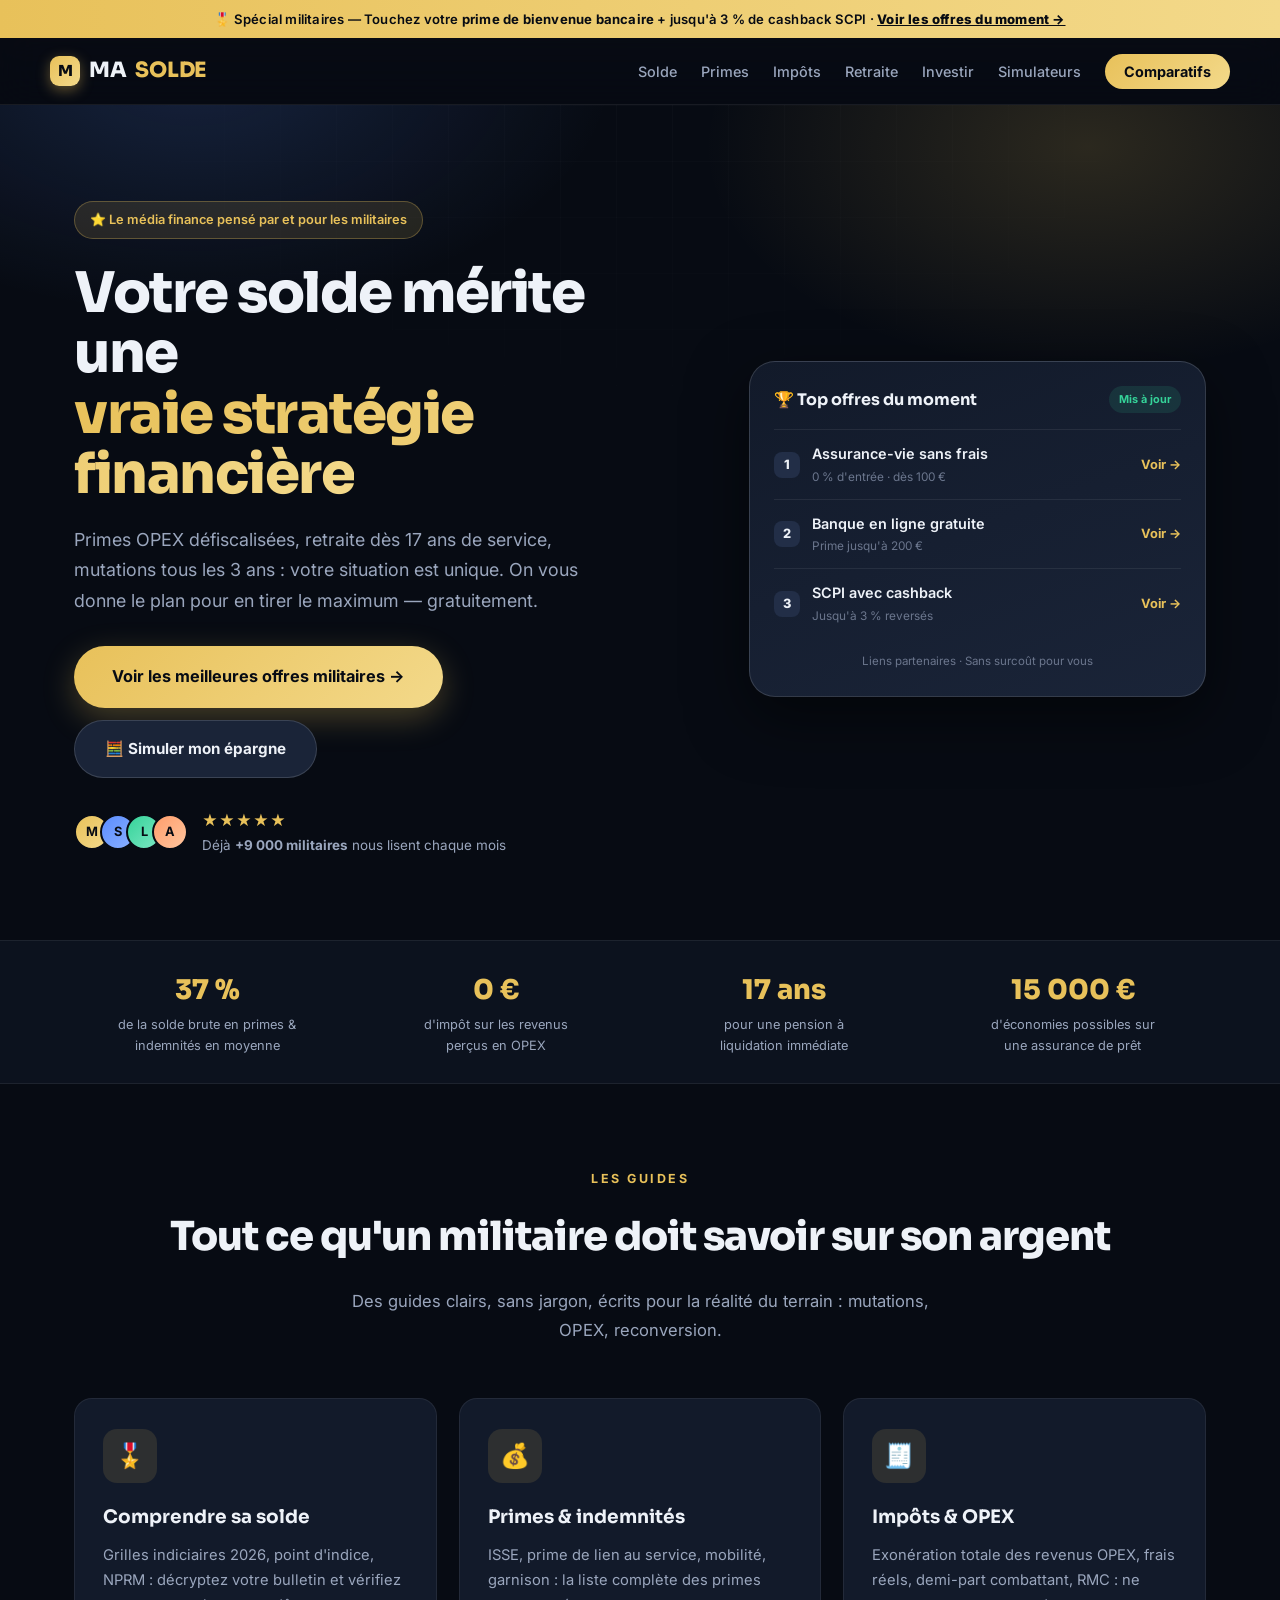
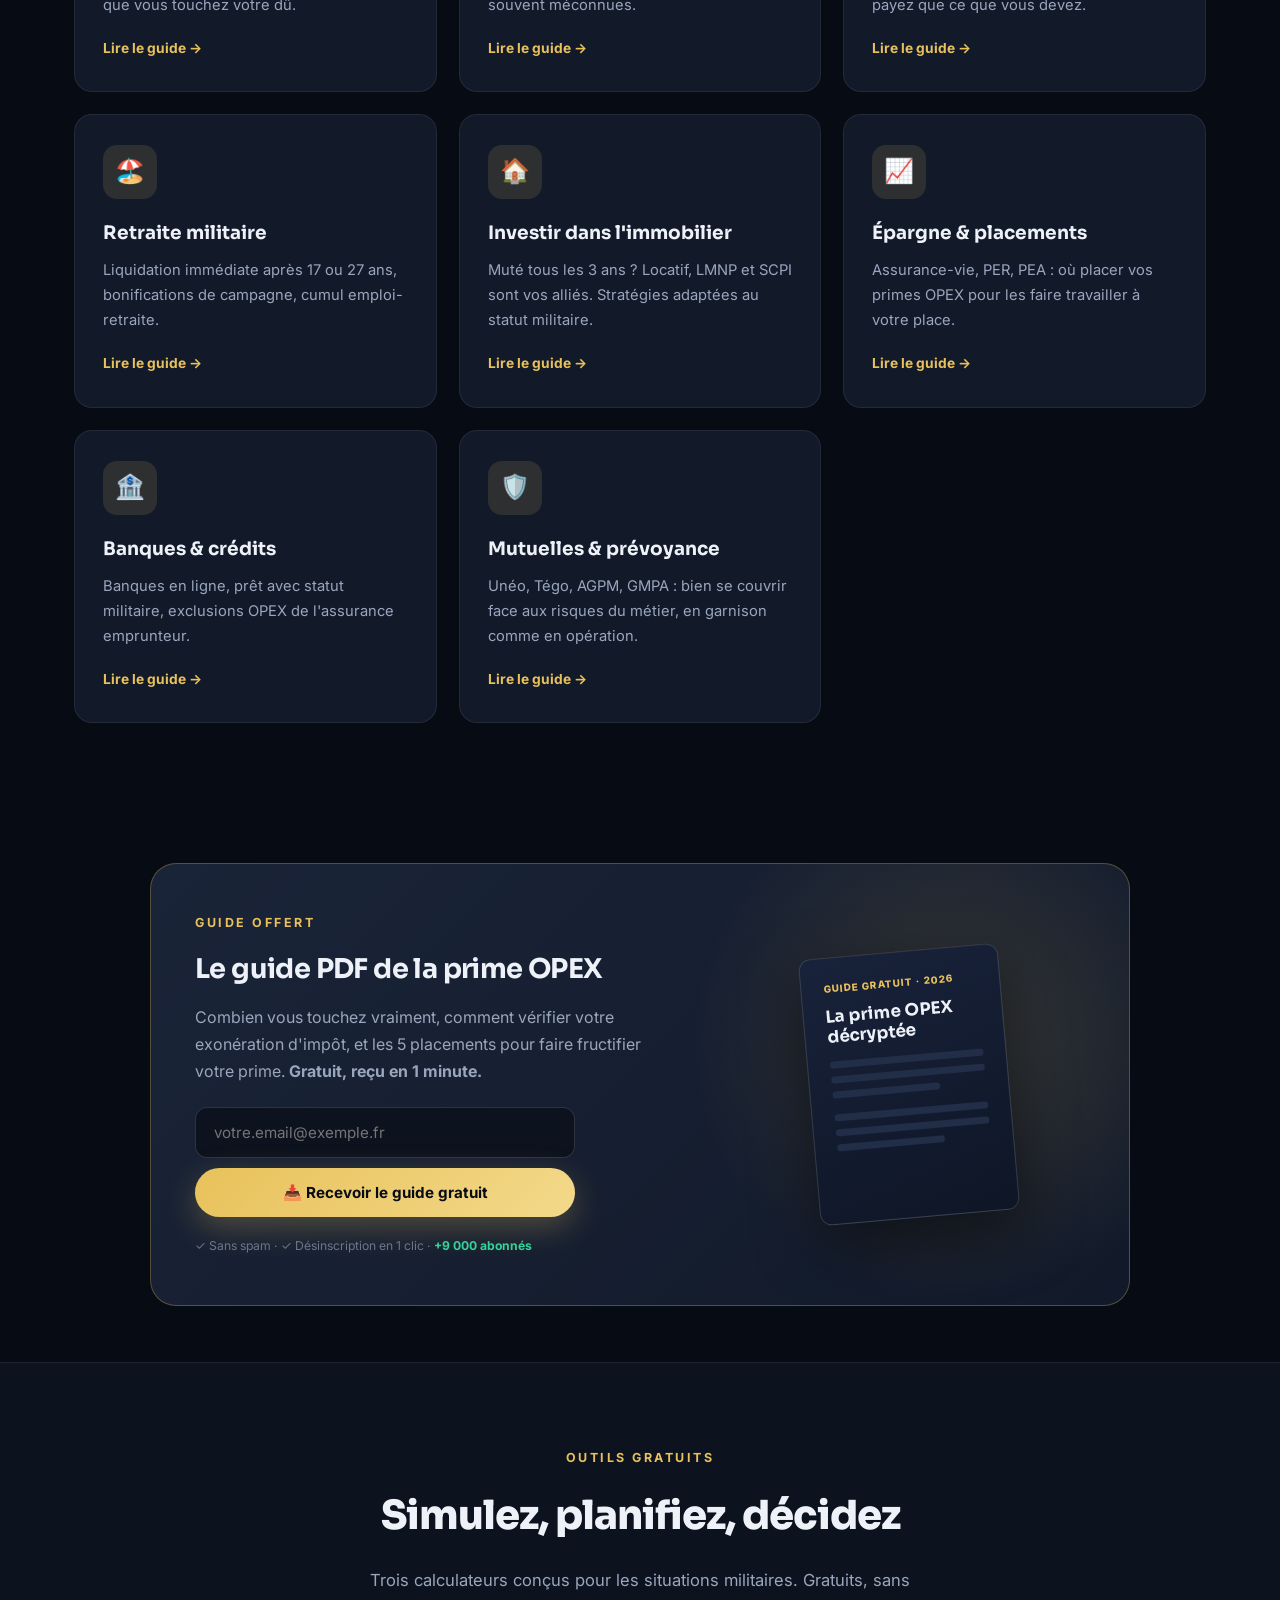
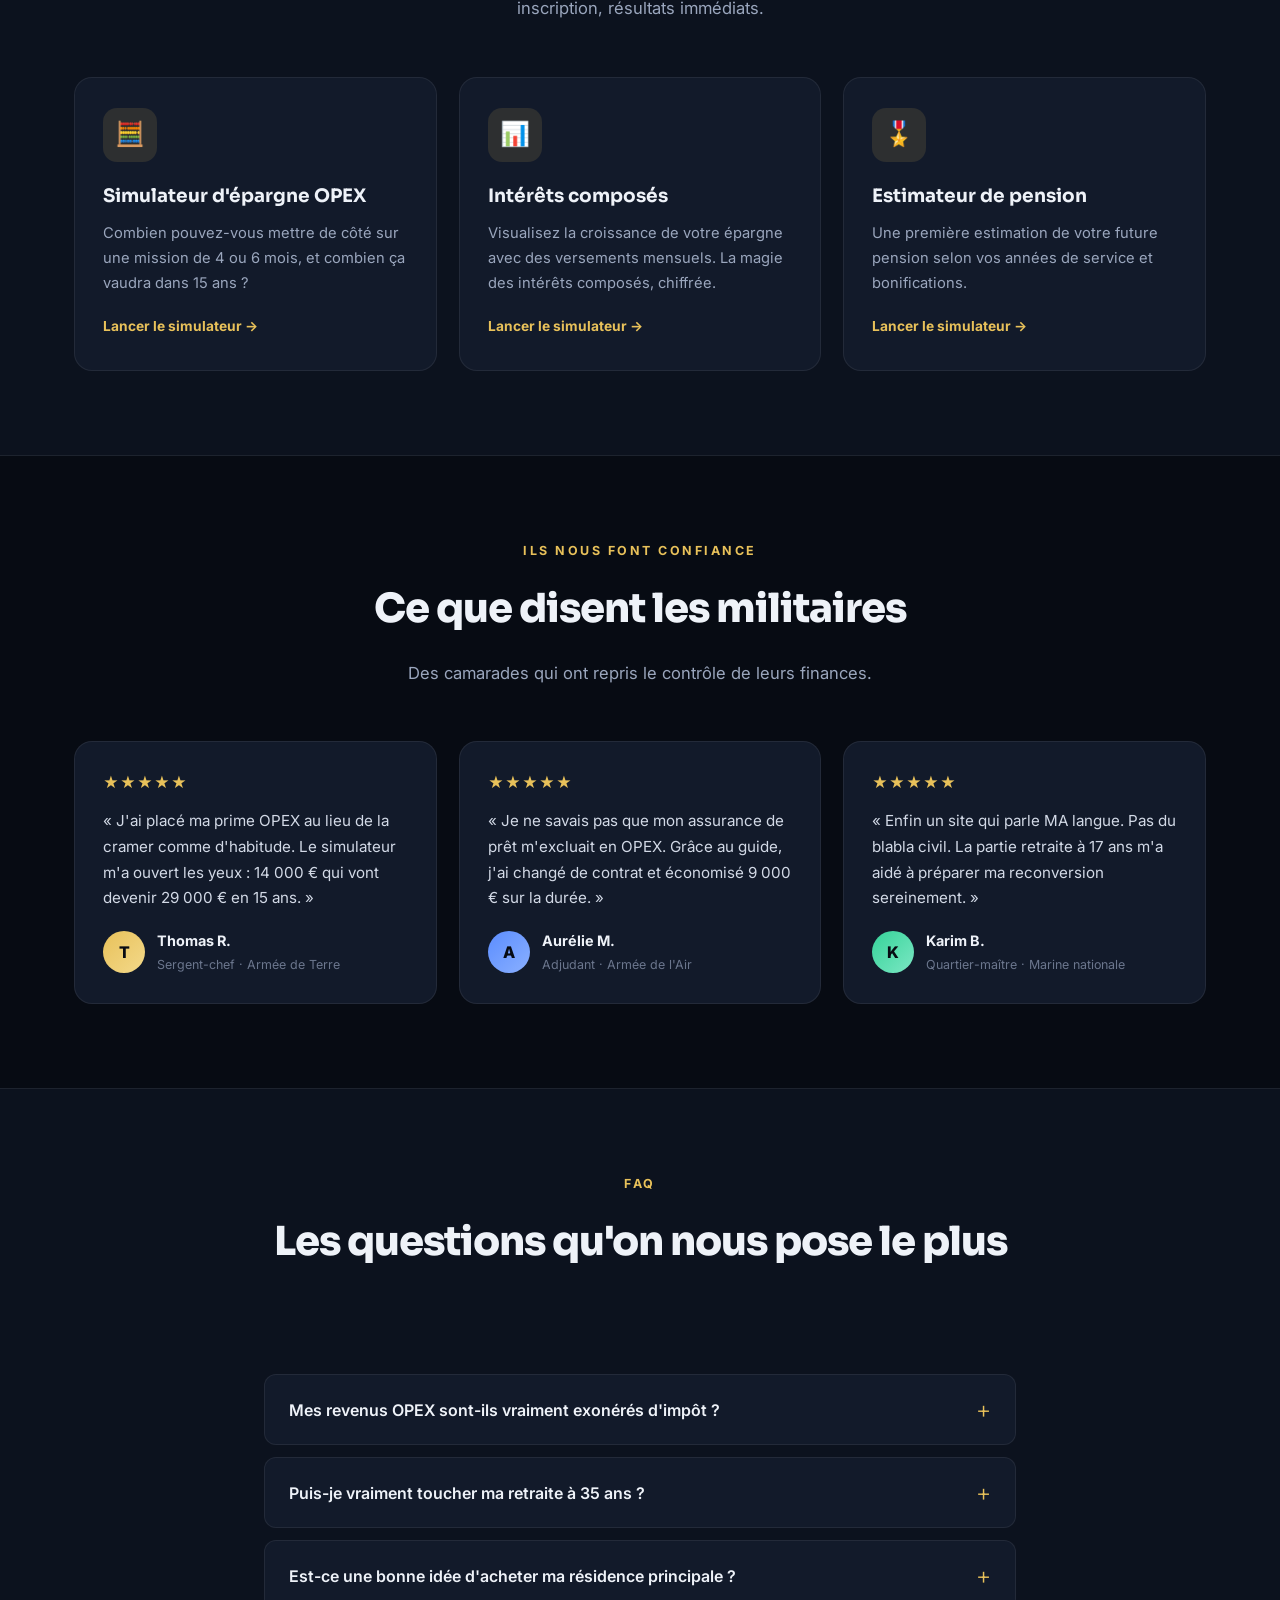
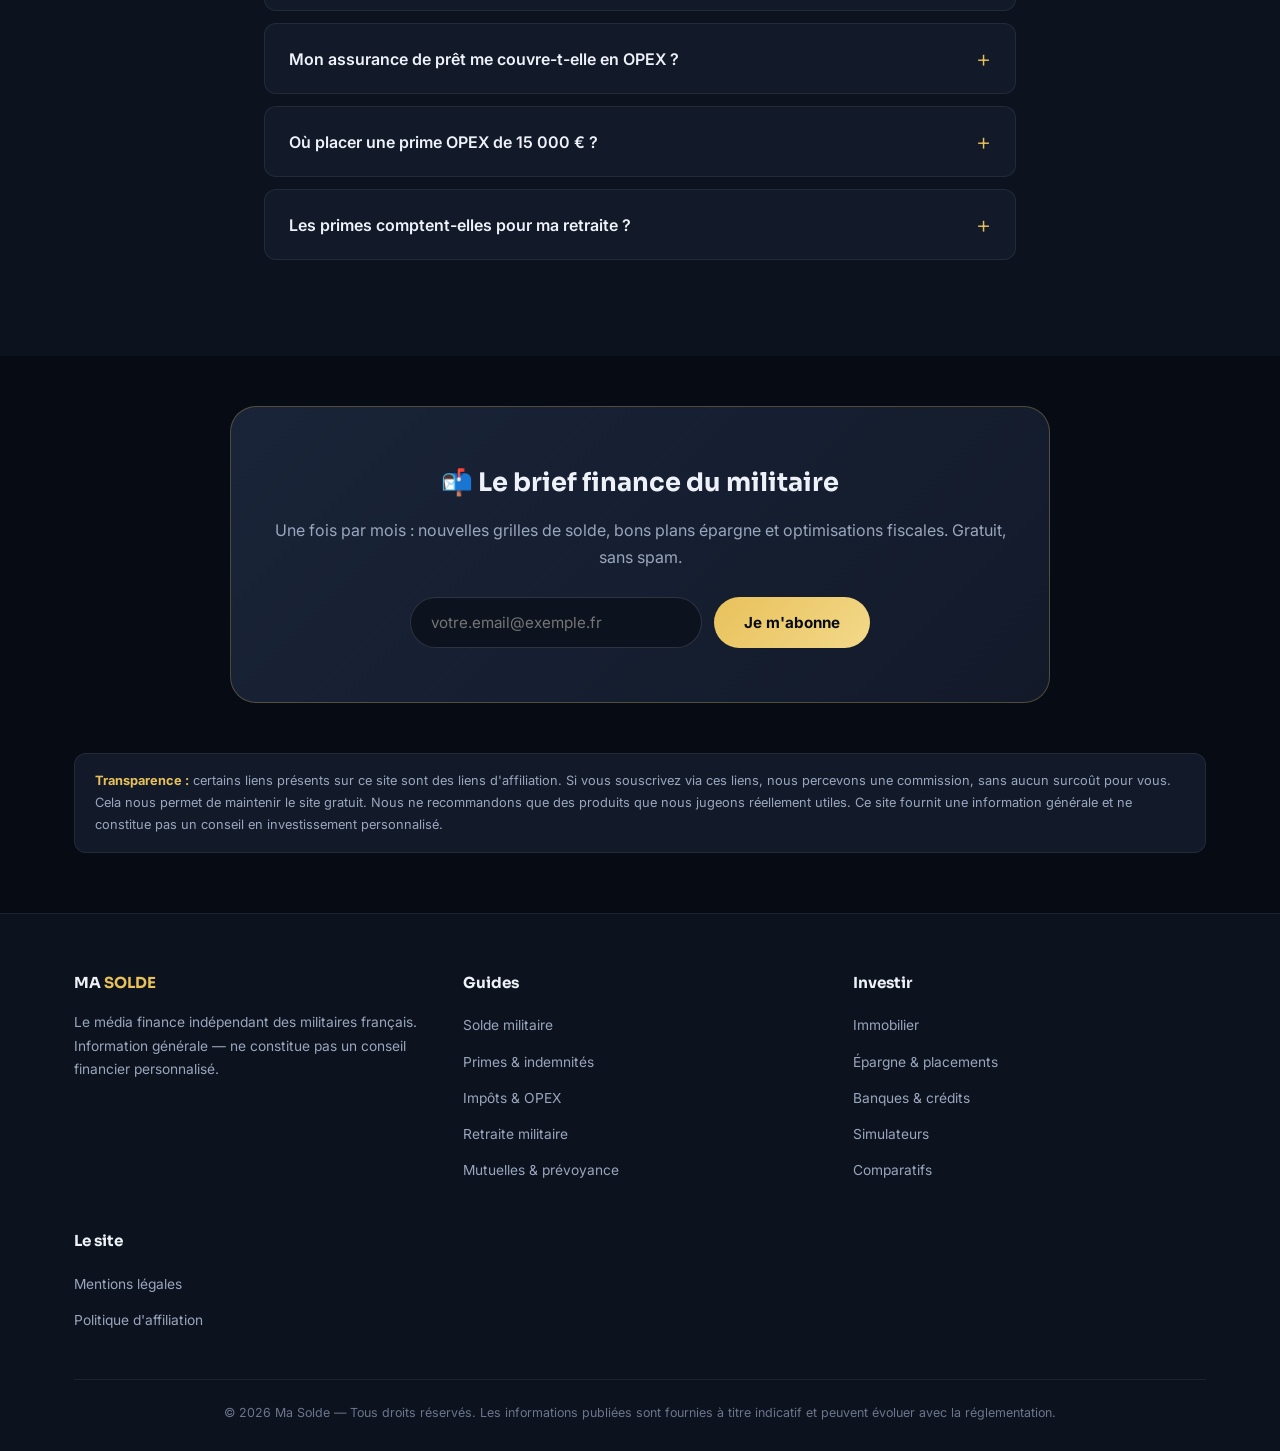
<file: index.html>
<!DOCTYPE html>
<html lang="fr">
<head>
  <meta charset="UTF-8">
  <meta name="viewport" content="width=device-width, initial-scale=1.0">
  <title>Ma Solde — Le n°1 de la finance pour les militaires français | Solde, primes, impôts, retraite, investissement</title>
  <meta name="description" content="Le média finance des militaires : décryptez votre solde et vos primes, défiscalisez vos OPEX, préparez votre retraite et investissez malgré les mutations. Guides experts + simulateurs gratuits.">
  <link rel="canonical" href="https://masolde.fr/">
  <meta name="robots" content="index, follow, max-snippet:-1, max-image-preview:large, max-video-preview:-1">
  <meta name="author" content="Ma Solde">
  <meta name="theme-color" content="#0d1b2e">
  <!-- Open Graph -->
  <meta property="og:type" content="website">
  <meta property="og:site_name" content="Ma Solde">
  <meta property="og:locale" content="fr_FR">
  <meta property="og:title" content="Ma Solde — Le n°1 de la finance pour les militaires français">
  <meta property="og:description" content="Guides experts, simulateurs gratuits et comparatifs pour optimiser la solde, les primes OPEX, la retraite et les investissements des militaires français.">
  <meta property="og:url" content="https://masolde.fr/">
  <meta property="og:image" content="https://masolde.fr/assets/img/og-masolde.jpg">
  <!-- Twitter Card -->
  <meta name="twitter:card" content="summary_large_image">
  <meta name="twitter:title" content="Ma Solde — Finance & conseils pour militaires français">
  <meta name="twitter:description" content="Solde, primes OPEX, retraite à 17 ans, immobilier : le guide financier complet des militaires français.">
  <meta name="twitter:image" content="https://masolde.fr/assets/img/og-masolde.jpg">
  <!-- Structured Data -->
  <script type="application/ld+json">
  [
    {
      "@context": "https://schema.org",
      "@type": "WebSite",
      "name": "Ma Solde",
      "alternateName": "masolde.fr",
      "url": "https://masolde.fr",
      "description": "Le média finance indépendant des militaires français : solde, primes OPEX, impôts, retraite, investissement.",
      "inLanguage": "fr-FR",
      "potentialAction": {
        "@type": "SearchAction",
        "target": { "@type": "EntryPoint", "urlTemplate": "https://masolde.fr/?s={search_term_string}" },
        "query-input": "required name=search_term_string"
      }
    },
    {
      "@context": "https://schema.org",
      "@type": "Organization",
      "name": "Ma Solde",
      "url": "https://masolde.fr",
      "logo": { "@type": "ImageObject", "url": "https://masolde.fr/assets/img/og-masolde.jpg", "width": 1200, "height": 630 },
      "description": "Média de référence sur la finance pour les militaires français : décryptage de la solde, optimisation fiscale des OPEX, préparation de la retraite militaire et stratégies d'investissement.",
      "foundingDate": "2026",
      "knowsAbout": ["Solde militaire", "Primes OPEX", "ISSE", "NPRM", "Retraite militaire à liquidation immédiate", "Pension militaire", "Fiscalité des militaires", "Investissement immobilier pour militaires", "Assurance emprunteur OPEX", "Épargne pour militaires", "Assurance-vie militaires", "PER militaires"]
    },
    {
      "@context": "https://schema.org",
      "@type": "FAQPage",
      "speakable": { "@type": "SpeakableSpecification", "cssSelector": [".faq-q", ".faq-a-inner"] },
      "mainEntity": [
        {
          "@type": "Question",
          "name": "Les revenus OPEX sont-ils exonérés d'impôt sur le revenu ?",
          "acceptedAnswer": { "@type": "Answer", "text": "Oui. La solde perçue pendant une opération extérieure (OPEX), l'ISSE (Indemnité de Sujétions pour Service à l'Étranger) et ses majorations sont totalement exonérées d'impôt sur le revenu en France. Il faut toutefois vérifier sa déclaration pré-remplie, car des erreurs de pré-remplissage peuvent survenir." }
        },
        {
          "@type": "Question",
          "name": "Un militaire peut-il toucher sa retraite à 35 ans ?",
          "acceptedAnswer": { "@type": "Answer", "text": "Oui. La retraite militaire à liquidation immédiate est possible dès 17 ans de services effectifs pour les non-officiers (soit dès 35 ans si engagé à 18 ans) et dès 27 ans pour les officiers. La pension se cumule ensuite intégralement avec un salaire du secteur privé." }
        },
        {
          "@type": "Question",
          "name": "Est-il conseillé d'acheter sa résidence principale quand on est militaire ?",
          "acceptedAnswer": { "@type": "Answer", "text": "En général non, si le militaire est muté tous les 3 à 5 ans. Les frais de notaire (environ 8 %) sont difficiles à amortir sur une courte période. La stratégie recommandée est de rester locataire et d'acheter un bien locatif dont les loyers remboursent le crédit." }
        },
        {
          "@type": "Question",
          "name": "L'assurance emprunteur couvre-t-elle le militaire en cas de décès en OPEX ?",
          "acceptedAnswer": { "@type": "Answer", "text": "Pas automatiquement. De nombreux contrats d'assurance emprunteur civils excluent les faits de guerre et missions opérationnelles. En cas de décès en OPEX, la famille pourrait ne pas être couverte. Il est indispensable de vérifier les clauses d'exclusion ou d'opter pour un assureur spécialisé militaire comme l'AGPM ou GMPA/Tégo." }
        },
        {
          "@type": "Question",
          "name": "Comment placer une prime OPEX de 15 000 euros ?",
          "acceptedAnswer": { "@type": "Answer", "text": "La règle des 3 tiers recommandée : 1/3 en épargne de précaution (Livret A, LDDS), 1/3 en placement long terme (assurance-vie sans frais d'entrée ou PER pour la déduction fiscale), 1/3 pour les projets personnels (apport immobilier, formation)." }
        },
        {
          "@type": "Question",
          "name": "Les primes et l'ISSE entrent-ils dans le calcul de la pension militaire ?",
          "acceptedAnswer": { "@type": "Answer", "text": "Non. La pension militaire est calculée uniquement sur la solde indiciaire brute des 6 derniers mois, hors primes et indemnités. Comme les primes représentent en moyenne 37 % de la rémunération brute, le taux de remplacement réel peut chuter à 50-60 % des revenus d'activité, d'où l'importance d'épargner pendant la carrière." }
        }
      ]
    }
  ]
  </script>
  <link rel="stylesheet" href="assets/css/style.css?v=5">
</head>
<body data-root="">
<div class="topbar">🎖️ Spécial militaires — Touchez votre <strong>prime de bienvenue bancaire</strong> + jusqu'à 3 % de cashback SCPI · <a href="comparatifs.html">Voir les offres du moment →</a></div>
<header>
  <div class="container nav">
    <a href="index.html" class="logo"><span class="mark">M</span>MA <span>SOLDE</span></a>
    <button class="burger" aria-label="Menu">☰</button>
    <ul class="nav-links">
      <li><a href="guides/solde-militaire.html">Solde</a></li>
      <li><a href="guides/primes-indemnites.html">Primes</a></li>
      <li><a href="guides/impots-opex.html">Impôts</a></li>
      <li><a href="guides/retraite-militaire.html">Retraite</a></li>
      <li><a href="guides/investir-immobilier.html">Investir</a></li>
      <li><a href="simulateurs.html">Simulateurs</a></li>
      <li><a href="comparatifs.html" class="nav-cta">Comparatifs</a></li>
    </ul>
  </div>
</header>

<section class="hero">
  <div class="container">
    <div class="hero-grid">
      <div>
        <div class="hero-badge">⭐ Le média finance pensé par et pour les militaires</div>
        <h1>Votre solde mérite une<br><em>vraie stratégie financière</em></h1>
        <p class="lead">Primes OPEX défiscalisées, retraite dès 17 ans de service, mutations tous les 3 ans : votre situation est unique. On vous donne le plan pour en tirer le maximum — gratuitement.</p>
        <div class="hero-cta-row">
          <a href="comparatifs.html" class="btn btn-primary btn-lg">Voir les meilleures offres militaires →</a>
          <a href="simulateurs.html" class="btn btn-secondary">🧮 Simuler mon épargne</a>
        </div>
        <div class="hero-proof">
          <div class="avatars">
            <span style="background:linear-gradient(135deg,#e8c15a,#f3d98a)">M</span>
            <span style="background:linear-gradient(135deg,#5b8dff,#8ab0ff)">S</span>
            <span style="background:linear-gradient(135deg,#35d399,#7ce7c4)">L</span>
            <span style="background:linear-gradient(135deg,#ff9d6b,#ffc59e)">A</span>
          </div>
          <div class="txt"><span class="stars">★★★★★</span><br>Déjà <strong>+9 000 militaires</strong> nous lisent chaque mois</div>
        </div>
      </div>

      <div class="hero-card reveal">
        <div class="hc-head">
          <h3>🏆 Top offres du moment</h3>
          <span class="hc-tag">Mis à jour</span>
        </div>
        <div class="hc-row">
          <div class="rank">1</div>
          <div class="hc-name">Assurance-vie sans frais<small>0 % d'entrée · dès 100 €</small></div>
          <a class="hc-go" data-aff="linxea" href="comparatifs.html">Voir →</a>
        </div>
        <div class="hc-row">
          <div class="rank">2</div>
          <div class="hc-name">Banque en ligne gratuite<small>Prime jusqu'à 200 €</small></div>
          <a class="hc-go" data-aff="boursobank" href="comparatifs.html">Voir →</a>
        </div>
        <div class="hc-row">
          <div class="rank">3</div>
          <div class="hc-name">SCPI avec cashback<small>Jusqu'à 3 % reversés</small></div>
          <a class="hc-go" data-aff="louveinvest" href="comparatifs.html">Voir →</a>
        </div>
        <p style="font-size:0.72rem;color:var(--muted-2);margin-top:14px;text-align:center;">Liens partenaires · Sans surcoût pour vous</p>
      </div>
    </div>
  </div>
</section>

<div class="trust-strip">
  <div class="container">
    <div class="trust-item"><span class="ti-num">37 %</span><span class="ti-lbl">de la solde brute en primes &amp; indemnités en moyenne</span></div>
    <div class="trust-item"><span class="ti-num">0 €</span><span class="ti-lbl">d'impôt sur les revenus perçus en OPEX</span></div>
    <div class="trust-item"><span class="ti-num">17 ans</span><span class="ti-lbl">pour une pension à liquidation immédiate</span></div>
    <div class="trust-item"><span class="ti-num">15 000 €</span><span class="ti-lbl">d'économies possibles sur une assurance de prêt</span></div>
  </div>
</div>

<section>
  <div class="container">
    <span class="section-tag">Les guides</span>
    <h2 class="section-title">Tout ce qu'un militaire doit savoir sur son argent</h2>
    <p class="section-sub">Des guides clairs, sans jargon, écrits pour la réalité du terrain : mutations, OPEX, reconversion.</p>
    <div class="grid">
      <a href="guides/solde-militaire.html" class="card reveal"><div class="icon">🎖️</div><h3>Comprendre sa solde</h3><p>Grilles indiciaires 2026, point d'indice, NPRM : décryptez votre bulletin et vérifiez que vous touchez votre dû.</p><span class="more">Lire le guide →</span></a>
      <a href="guides/primes-indemnites.html" class="card reveal"><div class="icon">💰</div><h3>Primes &amp; indemnités</h3><p>ISSE, prime de lien au service, mobilité, garnison : la liste complète des primes souvent méconnues.</p><span class="more">Lire le guide →</span></a>
      <a href="guides/impots-opex.html" class="card reveal"><div class="icon">🧾</div><h3>Impôts &amp; OPEX</h3><p>Exonération totale des revenus OPEX, frais réels, demi-part combattant, RMC : ne payez que ce que vous devez.</p><span class="more">Lire le guide →</span></a>
      <a href="guides/retraite-militaire.html" class="card reveal"><div class="icon">🏖️</div><h3>Retraite militaire</h3><p>Liquidation immédiate après 17 ou 27 ans, bonifications de campagne, cumul emploi-retraite.</p><span class="more">Lire le guide →</span></a>
      <a href="guides/investir-immobilier.html" class="card reveal"><div class="icon">🏠</div><h3>Investir dans l'immobilier</h3><p>Muté tous les 3 ans ? Locatif, LMNP et SCPI sont vos alliés. Stratégies adaptées au statut militaire.</p><span class="more">Lire le guide →</span></a>
      <a href="guides/epargne-placements.html" class="card reveal"><div class="icon">📈</div><h3>Épargne &amp; placements</h3><p>Assurance-vie, PER, PEA : où placer vos primes OPEX pour les faire travailler à votre place.</p><span class="more">Lire le guide →</span></a>
      <a href="guides/banques-credits.html" class="card reveal"><div class="icon">🏦</div><h3>Banques &amp; crédits</h3><p>Banques en ligne, prêt avec statut militaire, exclusions OPEX de l'assurance emprunteur.</p><span class="more">Lire le guide →</span></a>
      <a href="guides/mutuelles-assurances.html" class="card reveal"><div class="icon">🛡️</div><h3>Mutuelles &amp; prévoyance</h3><p>Unéo, Tégo, AGPM, GMPA : bien se couvrir face aux risques du métier, en garnison comme en opération.</p><span class="more">Lire le guide →</span></a>
    </div>
  </div>
</section>

<!-- LEAD MAGNET -->
<div class="container">
  <div class="leadbox reveal">
    <div class="lead-text">
      <span class="section-tag">Guide offert</span>
      <h2>Le guide PDF de la prime OPEX</h2>
      <p>Combien vous touchez vraiment, comment vérifier votre exonération d'impôt, et les 5 placements pour faire fructifier votre prime. <strong>Gratuit, reçu en 1 minute.</strong></p>
      <form action="#" method="post" onsubmit="alert('Connectez ce formulaire à votre outil emailing (Brevo/MailerLite). Voir MONETISATION.md'); return false;">
        <input type="email" name="email" placeholder="votre.email@exemple.fr" required>
        <button type="submit" class="btn btn-primary btn-block">📥 Recevoir le guide gratuit</button>
        <span class="micro">✓ Sans spam · ✓ Désinscription en 1 clic · <b>+9 000 abonnés</b></span>
      </form>
    </div>
    <div class="lead-visual">
      <div class="lead-doc">
        <div class="ld-badge">GUIDE GRATUIT · 2026</div>
        <h5>La prime OPEX décryptée</h5>
        <div class="ld-line"></div><div class="ld-line"></div><div class="ld-line s"></div>
        <div class="ld-line" style="margin-top:16px"></div><div class="ld-line"></div><div class="ld-line s"></div>
      </div>
    </div>
  </div>
</div>

<section style="background: var(--bg-soft); border-top: 1px solid var(--border); border-bottom: 1px solid var(--border);">
  <div class="container">
    <span class="section-tag">Outils gratuits</span>
    <h2 class="section-title">Simulez, planifiez, décidez</h2>
    <p class="section-sub">Trois calculateurs conçus pour les situations militaires. Gratuits, sans inscription, résultats immédiats.</p>
    <div class="grid">
      <a href="simulateurs.html#opex" class="card reveal"><div class="icon">🧮</div><h3>Simulateur d'épargne OPEX</h3><p>Combien pouvez-vous mettre de côté sur une mission de 4 ou 6 mois, et combien ça vaudra dans 15 ans ?</p><span class="more">Lancer le simulateur →</span></a>
      <a href="simulateurs.html#interets" class="card reveal"><div class="icon">📊</div><h3>Intérêts composés</h3><p>Visualisez la croissance de votre épargne avec des versements mensuels. La magie des intérêts composés, chiffrée.</p><span class="more">Lancer le simulateur →</span></a>
      <a href="simulateurs.html#pension" class="card reveal"><div class="icon">🎖️</div><h3>Estimateur de pension</h3><p>Une première estimation de votre future pension selon vos années de service et bonifications.</p><span class="more">Lancer le simulateur →</span></a>
    </div>
  </div>
</section>

<!-- TESTIMONIALS -->
<section>
  <div class="container">
    <span class="section-tag">Ils nous font confiance</span>
    <h2 class="section-title">Ce que disent les militaires</h2>
    <p class="section-sub">Des camarades qui ont repris le contrôle de leurs finances.</p>
    <div class="testi-grid">
      <div class="testi reveal">
        <div class="stars">★★★★★</div>
        <p>« J'ai placé ma prime OPEX au lieu de la cramer comme d'habitude. Le simulateur m'a ouvert les yeux : 14 000 € qui vont devenir 29 000 € en 15 ans. »</p>
        <div class="who"><span class="av" style="background:linear-gradient(135deg,#e8c15a,#f3d98a)">T</span><div><div class="nm">Thomas R.</div><div class="rk">Sergent-chef · Armée de Terre</div></div></div>
      </div>
      <div class="testi reveal">
        <div class="stars">★★★★★</div>
        <p>« Je ne savais pas que mon assurance de prêt m'excluait en OPEX. Grâce au guide, j'ai changé de contrat et économisé 9 000 € sur la durée. »</p>
        <div class="who"><span class="av" style="background:linear-gradient(135deg,#5b8dff,#8ab0ff)">A</span><div><div class="nm">Aurélie M.</div><div class="rk">Adjudant · Armée de l'Air</div></div></div>
      </div>
      <div class="testi reveal">
        <div class="stars">★★★★★</div>
        <p>« Enfin un site qui parle MA langue. Pas du blabla civil. La partie retraite à 17 ans m'a aidé à préparer ma reconversion sereinement. »</p>
        <div class="who"><span class="av" style="background:linear-gradient(135deg,#35d399,#7ce7c4)">K</span><div><div class="nm">Karim B.</div><div class="rk">Quartier-maître · Marine nationale</div></div></div>
      </div>
    </div>
  </div>
</section>

<section style="background: var(--bg-soft); border-top: 1px solid var(--border);">
  <div class="container" style="max-width: 800px;">
    <span class="section-tag">FAQ</span>
    <h2 class="section-title">Les questions qu'on nous pose le plus</h2>
    <p class="section-sub">&nbsp;</p>
    <div class="faq-item reveal"><button class="faq-q">Mes revenus OPEX sont-ils vraiment exonérés d'impôt ?</button><div class="faq-a"><div class="faq-a-inner">Oui. La solde perçue pendant une opération extérieure, l'ISSE et ses majorations sont totalement exonérées d'impôt sur le revenu. Vérifiez tout de même votre déclaration pré-remplie. Détails dans notre <a href="guides/impots-opex.html">guide impôts &amp; OPEX</a>.</div></div></div>
    <div class="faq-item reveal"><button class="faq-q">Puis-je vraiment toucher ma retraite à 35 ans ?</button><div class="faq-a"><div class="faq-a-inner">Oui : 17 ans de services effectifs pour les non-officiers, 27 ans pour les officiers. La pension se cumule ensuite intégralement avec un salaire du privé. Voir le <a href="guides/retraite-militaire.html">guide retraite</a>.</div></div></div>
    <div class="faq-item reveal"><button class="faq-q">Est-ce une bonne idée d'acheter ma résidence principale ?</button><div class="faq-a"><div class="faq-a-inner">Si vous êtes muté tous les 3 ans, rarement. La stratégie militaire classique : rester locataire et acheter un bien locatif dont le loyer rembourse le crédit. Voir le <a href="guides/investir-immobilier.html">guide immobilier</a>.</div></div></div>
    <div class="faq-item reveal"><button class="faq-q">Mon assurance de prêt me couvre-t-elle en OPEX ?</button><div class="faq-a"><div class="faq-a-inner">Pas forcément ! Beaucoup de contrats « civils » excluent les faits de guerre et missions opérationnelles. Vérifiez vos clauses. Voir le <a href="guides/banques-credits.html">guide banques &amp; crédits</a>.</div></div></div>
    <div class="faq-item reveal"><button class="faq-q">Où placer une prime OPEX de 15 000 € ?</button><div class="faq-a"><div class="faq-a-inner">Notre règle des 3 tiers : un tiers en épargne de précaution, un tiers en long terme (assurance-vie, PER), un tiers pour vos projets. Voir le <a href="guides/epargne-placements.html">guide épargne</a>.</div></div></div>
    <div class="faq-item reveal"><button class="faq-q">Les primes comptent-elles pour ma retraite ?</button><div class="faq-a"><div class="faq-a-inner">Non, et c'est le piège : la pension est calculée sur la solde indiciaire des 6 derniers mois, hors primes. D'où l'importance d'épargner pendant l'activité.</div></div></div>
  </div>
</section>

<div class="container">
  <div class="newsletter reveal">
    <h2>📬 Le brief finance du militaire</h2>
    <p>Une fois par mois : nouvelles grilles de solde, bons plans épargne et optimisations fiscales. Gratuit, sans spam.</p>
    <form action="#" method="post" onsubmit="alert('Connectez ce formulaire à votre outil emailing (voir MONETISATION.md)'); return false;">
      <input type="email" name="email" placeholder="votre.email@exemple.fr" required>
      <button type="submit">Je m'abonne</button>
    </form>
  </div>
  <div class="disclosure"><strong>Transparence :</strong> certains liens présents sur ce site sont des liens d'affiliation. Si vous souscrivez via ces liens, nous percevons une commission, sans aucun surcoût pour vous. Cela nous permet de maintenir le site gratuit. Nous ne recommandons que des produits que nous jugeons réellement utiles. Ce site fournit une information générale et ne constitue pas un conseil en investissement personnalisé.</div>
</div>

<footer>
  <div class="container">
    <div class="grid">
      <div><h4>MA <span style="color:var(--gold)">SOLDE</span></h4><p>Le média finance indépendant des militaires français. Information générale — ne constitue pas un conseil financier personnalisé.</p></div>
      <div><h4>Guides</h4><ul><li><a href="guides/solde-militaire.html">Solde militaire</a></li><li><a href="guides/primes-indemnites.html">Primes &amp; indemnités</a></li><li><a href="guides/impots-opex.html">Impôts &amp; OPEX</a></li><li><a href="guides/retraite-militaire.html">Retraite militaire</a></li><li><a href="guides/mutuelles-assurances.html">Mutuelles &amp; prévoyance</a></li></ul></div>
      <div><h4>Investir</h4><ul><li><a href="guides/investir-immobilier.html">Immobilier</a></li><li><a href="guides/epargne-placements.html">Épargne &amp; placements</a></li><li><a href="guides/banques-credits.html">Banques &amp; crédits</a></li><li><a href="simulateurs.html">Simulateurs</a></li><li><a href="comparatifs.html">Comparatifs</a></li></ul></div>
      <div><h4>Le site</h4><ul><li><a href="mentions-legales.html">Mentions légales</a></li><li><a href="mentions-legales.html#affiliation">Politique d'affiliation</a></li></ul></div>
    </div>
    <div class="footer-bottom">© 2026 Ma Solde — Tous droits réservés. Les informations publiées sont fournies à titre indicatif et peuvent évoluer avec la réglementation.</div>
  </div>
</footer>

<div class="sticky-cta" id="stickyCta">
  <div class="sc-text">🏆 Les meilleures offres militaires<small>Banques, assurance-vie, SCPI — sélection 2026</small></div>
  <a href="comparatifs.html" class="btn btn-cta">Voir →</a>
</div>

<script src="assets/js/analytics.js"></script>
<script src="assets/js/affiliates.js"></script>
<script src="assets/js/main.js"></script>
</body>
</html>
</file>
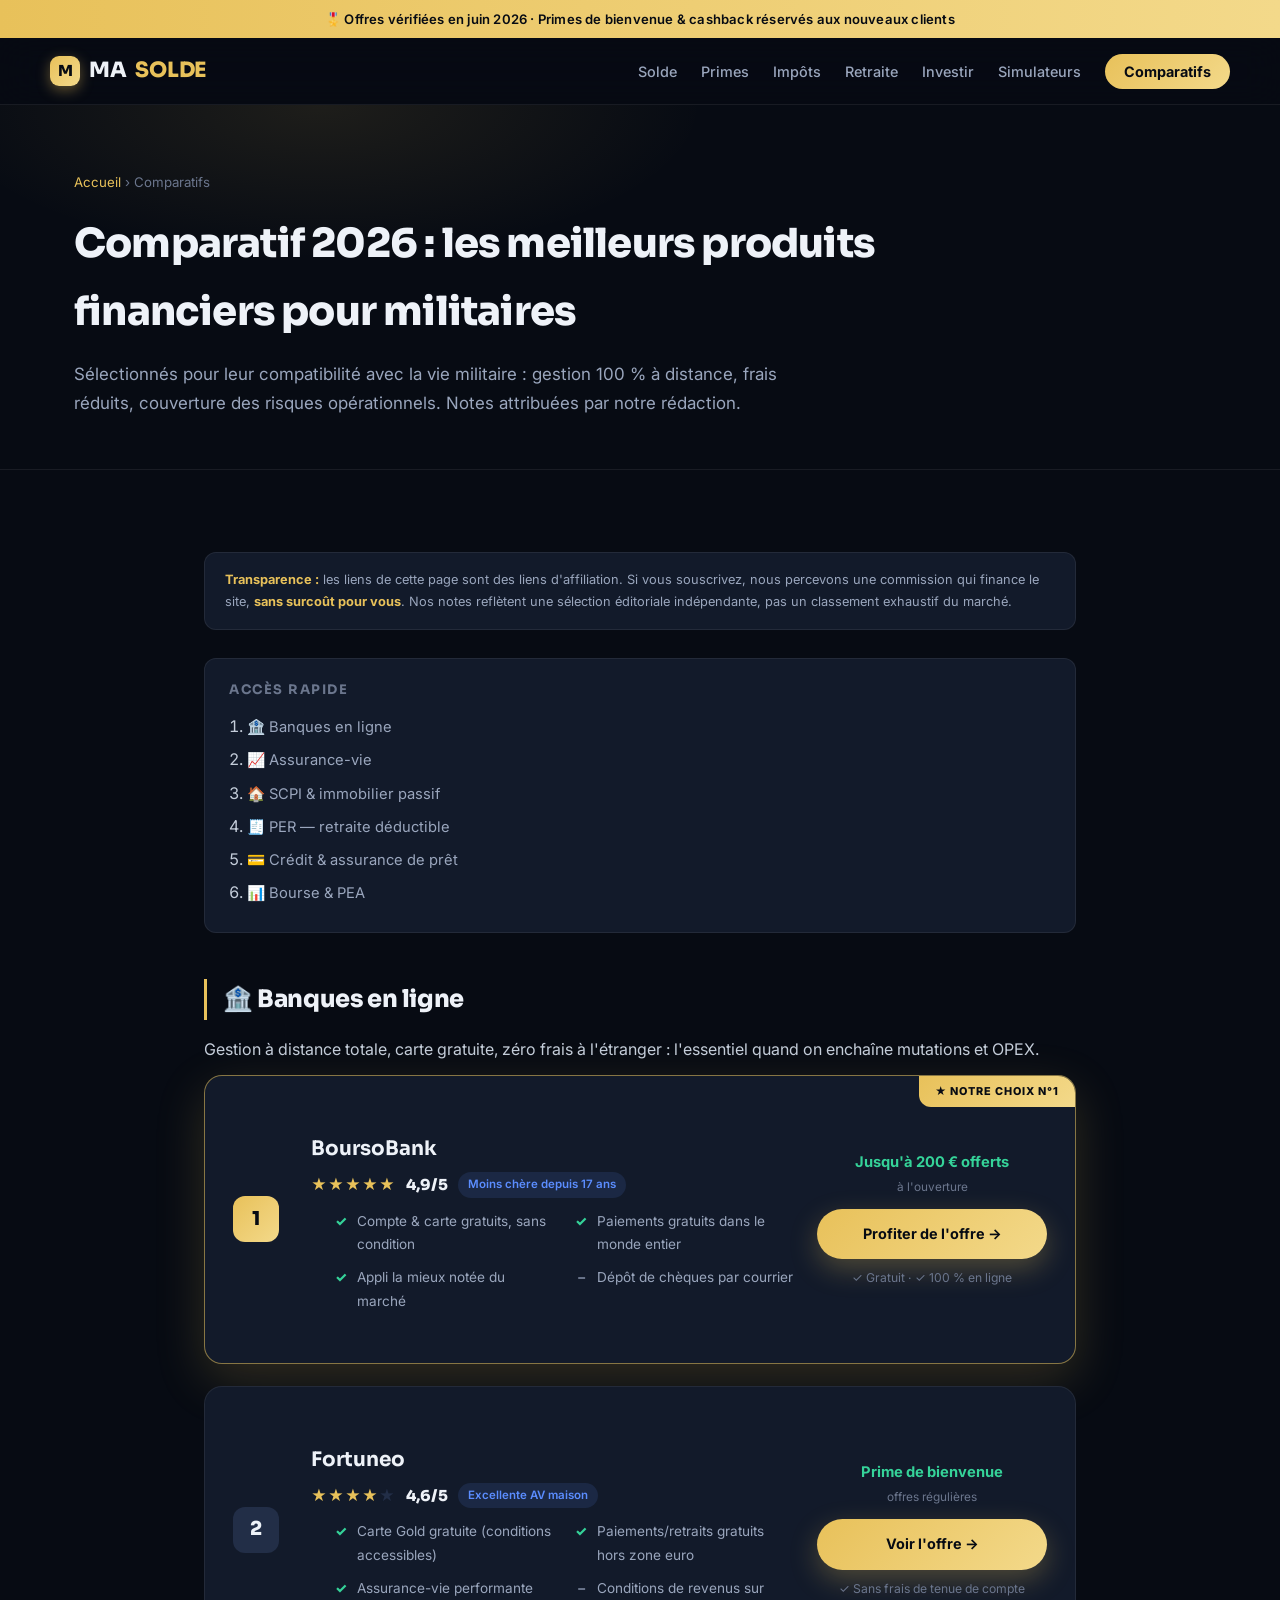
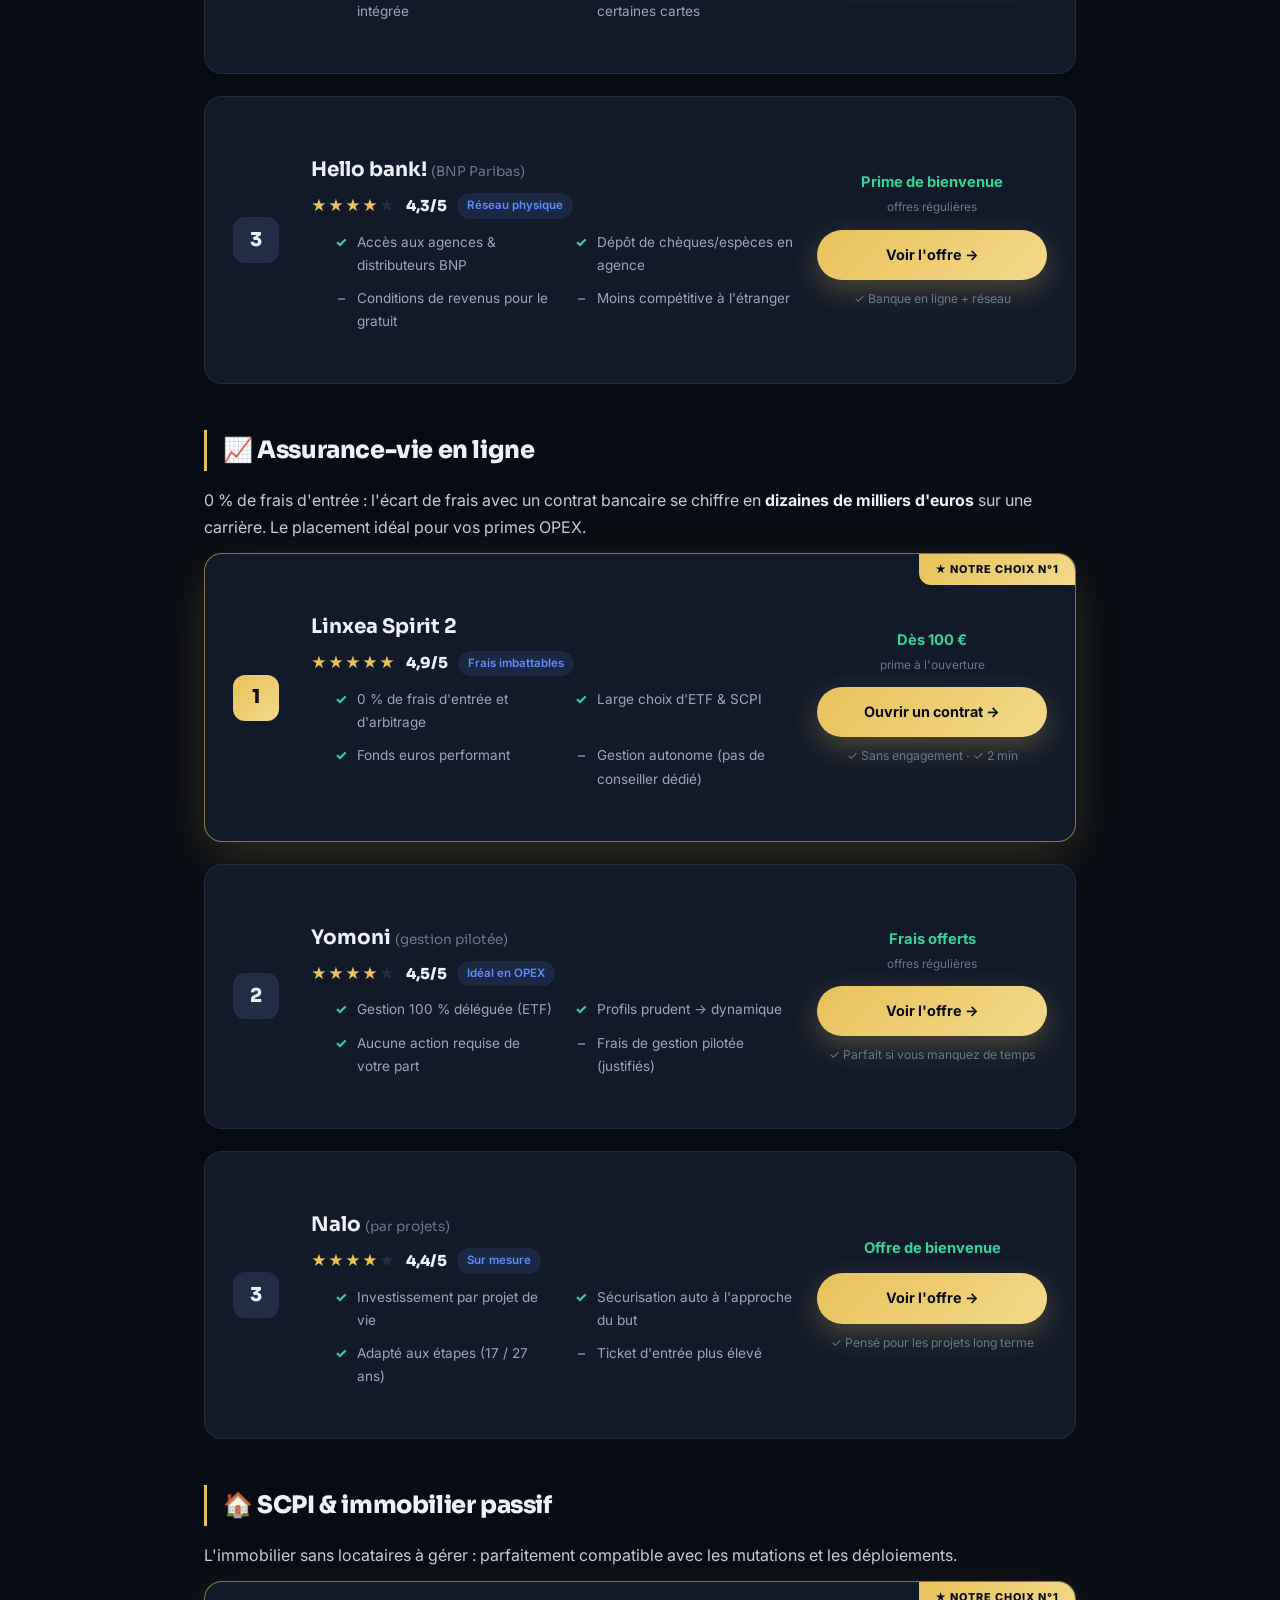
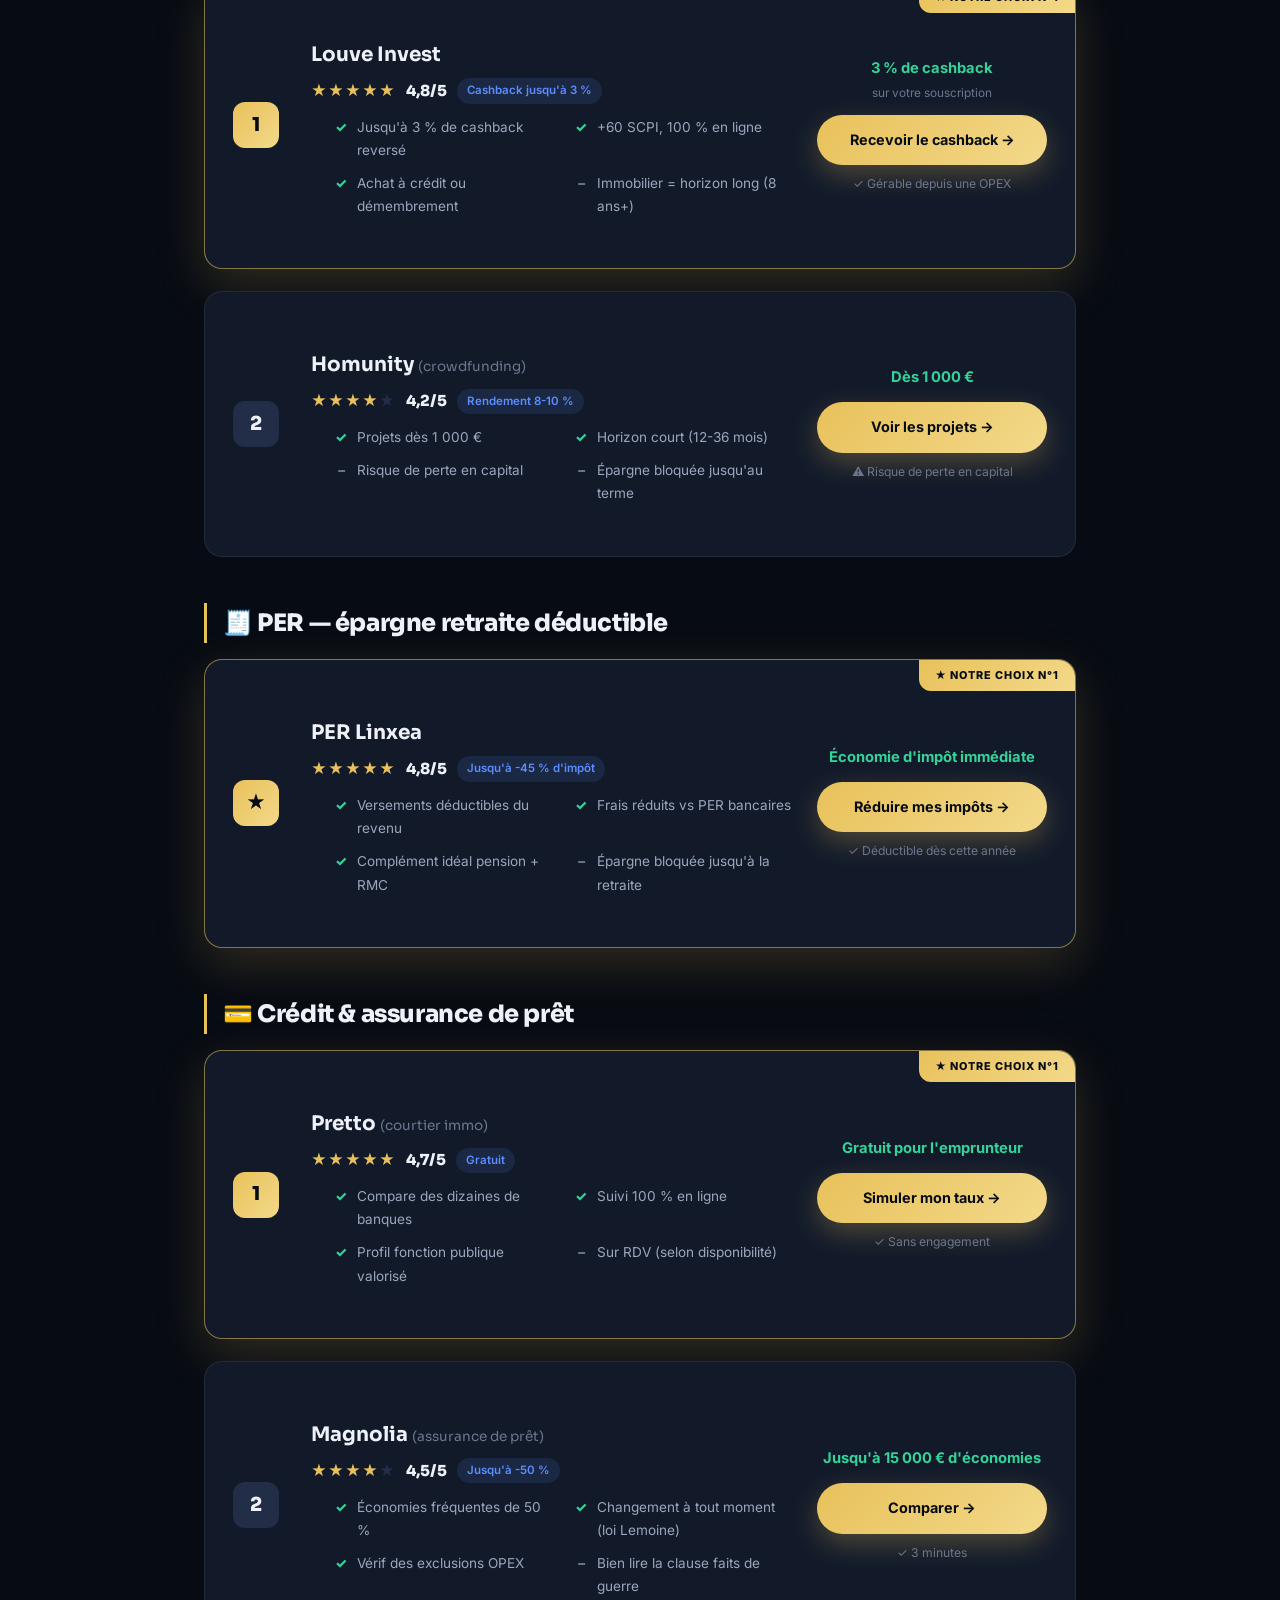
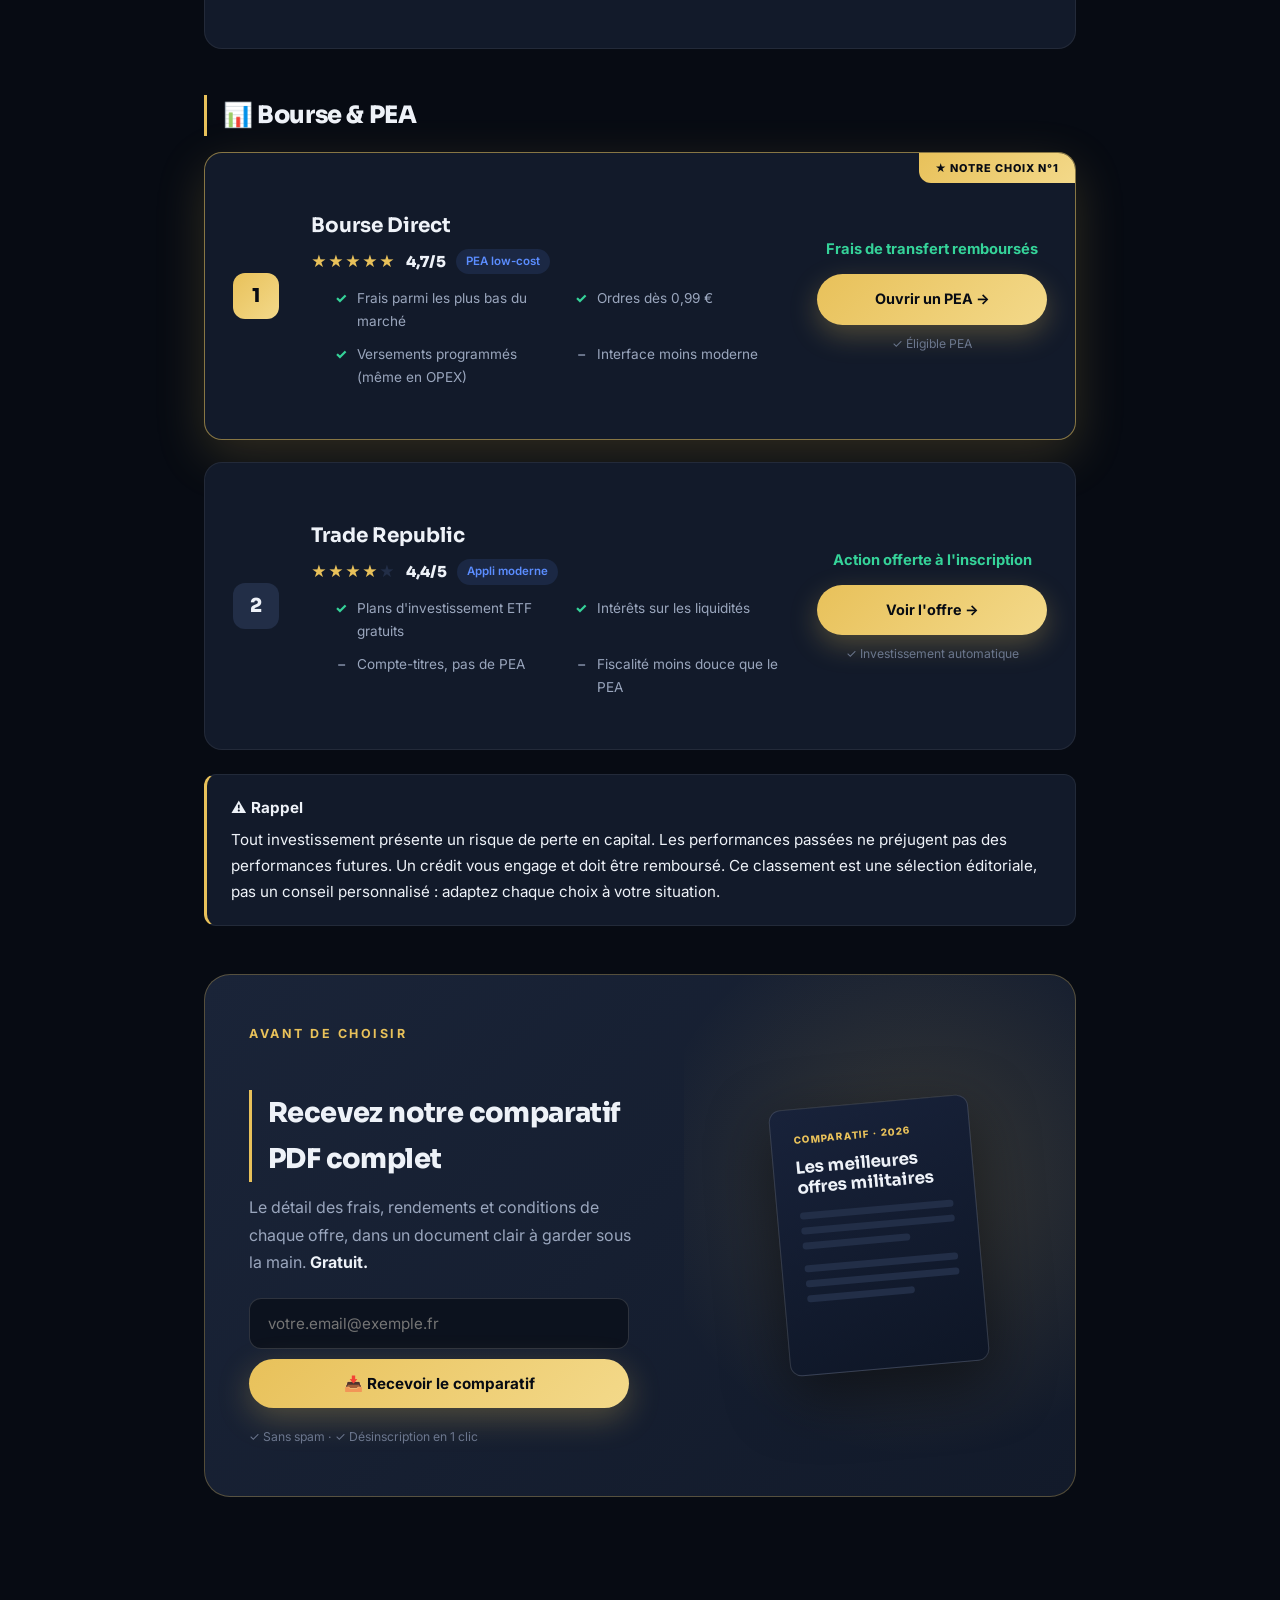
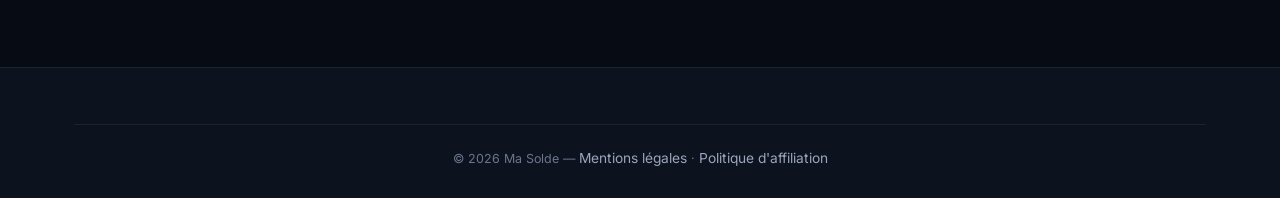
<file: comparatifs.html>
<!DOCTYPE html>
<html lang="fr">
<head>
  <meta charset="UTF-8">
  <meta name="viewport" content="width=device-width, initial-scale=1.0">
  <title>Comparatif 2026 : meilleures banques, assurance-vie, SCPI &amp; PER pour militaires | Ma Solde</title>
  <meta name="description" content="Notre classement 2026 des meilleurs produits financiers pour militaires : banques en ligne, assurances-vie sans frais, SCPI avec cashback, PER et courtiers. Notes, avis et offres.">
  <link rel="canonical" href="https://masolde.fr/comparatifs.html">
  <meta name="robots" content="index, follow, max-snippet:-1, max-image-preview:large, max-video-preview:-1">
  <meta name="author" content="Ma Solde">
  <meta name="theme-color" content="#0d1b2e">
  <!-- Open Graph -->
  <meta property="og:type" content="article">
  <meta property="og:site_name" content="Ma Solde">
  <meta property="og:locale" content="fr_FR">
  <meta property="og:title" content="Comparatif 2026 : meilleures banques, assurance-vie, SCPI & PER pour militaires">
  <meta property="og:description" content="Classement 2026 des meilleurs produits financiers pour militaires : banques en ligne, assurances-vie sans frais, SCPI avec cashback, PER et courtiers.">
  <meta property="og:url" content="https://masolde.fr/comparatifs.html">
  <meta property="og:image" content="https://masolde.fr/assets/img/og-masolde.jpg">
  <!-- Twitter Card -->
  <meta name="twitter:card" content="summary_large_image">
  <meta name="twitter:title" content="Comparatif 2026 : top produits financiers pour militaires">
  <meta name="twitter:description" content="Banques, assurance-vie, SCPI, PER, courtiers : le meilleur sélectionné pour les militaires français.">
  <meta name="twitter:image" content="https://masolde.fr/assets/img/og-masolde.jpg">
  <!-- Structured Data -->
  <script type="application/ld+json">
  [
    {
      "@context": "https://schema.org",
      "@type": "BreadcrumbList",
      "itemListElement": [
        { "@type": "ListItem", "position": 1, "name": "Accueil", "item": "https://masolde.fr/" },
        { "@type": "ListItem", "position": 2, "name": "Comparatifs", "item": "https://masolde.fr/comparatifs.html" }
      ]
    },
    {
      "@context": "https://schema.org",
      "@type": "Article",
      "headline": "Comparatif 2026 : les meilleurs produits financiers pour militaires",
      "description": "Classement 2026 des meilleurs produits financiers pour militaires : banques en ligne, assurances-vie sans frais, SCPI avec cashback, PER et courtiers.",
      "url": "https://masolde.fr/comparatifs.html",
      "datePublished": "2026-01-01",
      "dateModified": "2026-06-14",
      "inLanguage": "fr-FR",
      "author": { "@type": "Organization", "name": "Ma Solde", "url": "https://masolde.fr" },
      "publisher": { "@type": "Organization", "name": "Ma Solde", "url": "https://masolde.fr", "logo": { "@type": "ImageObject", "url": "https://masolde.fr/assets/img/og-masolde.jpg" } },
      "about": { "@type": "Thing", "name": "Produits financiers pour militaires" }
    },
    {
      "@context": "https://schema.org",
      "@type": "ItemList",
      "name": "Meilleurs produits financiers pour militaires 2026",
      "description": "Sélection éditoriale des meilleurs produits financiers adaptés aux militaires français",
      "itemListElement": [
        { "@type": "ListItem", "position": 1, "name": "BoursoBank — Meilleure banque en ligne pour militaires", "url": "https://masolde.fr/comparatifs.html#banques" },
        { "@type": "ListItem", "position": 2, "name": "Linxea Spirit 2 — Meilleure assurance-vie sans frais pour militaires", "url": "https://masolde.fr/comparatifs.html#av" },
        { "@type": "ListItem", "position": 3, "name": "Louve Invest — Meilleures SCPI avec cashback pour militaires", "url": "https://masolde.fr/comparatifs.html#scpi" },
        { "@type": "ListItem", "position": 4, "name": "PER Linxea — Meilleur PER déductible pour militaires", "url": "https://masolde.fr/comparatifs.html#per" },
        { "@type": "ListItem", "position": 5, "name": "Pretto — Meilleur courtier crédit immobilier pour militaires", "url": "https://masolde.fr/comparatifs.html#credit" },
        { "@type": "ListItem", "position": 6, "name": "Bourse Direct — Meilleur PEA low-cost pour militaires", "url": "https://masolde.fr/comparatifs.html#bourse" }
      ]
    }
  ]
  </script>
  <link rel="stylesheet" href="assets/css/style.css?v=5">
</head>
<body data-root="">
<div class="topbar">🎖️ Offres vérifiées en juin 2026 · Primes de bienvenue &amp; cashback réservés aux nouveaux clients</div>
<header>
  <div class="container nav">
    <a href="index.html" class="logo"><span class="mark">M</span>MA <span>SOLDE</span></a>
    <button class="burger" aria-label="Menu">☰</button>
    <ul class="nav-links">
      <li><a href="guides/solde-militaire.html">Solde</a></li>
      <li><a href="guides/primes-indemnites.html">Primes</a></li>
      <li><a href="guides/impots-opex.html">Impôts</a></li>
      <li><a href="guides/retraite-militaire.html">Retraite</a></li>
      <li><a href="guides/investir-immobilier.html">Investir</a></li>
      <li><a href="simulateurs.html">Simulateurs</a></li>
      <li><a href="comparatifs.html" class="nav-cta active">Comparatifs</a></li>
    </ul>
  </div>
</header>

<div class="article-header">
  <div class="container">
    <div class="breadcrumb"><a href="index.html">Accueil</a> › Comparatifs</div>
    <h1>Comparatif 2026 : les meilleurs produits financiers pour militaires</h1>
    <p>Sélectionnés pour leur compatibilité avec la vie militaire : gestion 100 % à distance, frais réduits, couverture des risques opérationnels. Notes attribuées par notre rédaction.</p>
  </div>
</div>

<div class="article-body" style="max-width:920px;">

  <div class="disclosure">
    <strong>Transparence :</strong> les liens de cette page sont des liens d'affiliation. Si vous souscrivez, nous percevons une commission qui finance le site, <strong>sans surcoût pour vous</strong>. Nos notes reflètent une sélection éditoriale indépendante, pas un classement exhaustif du marché.
  </div>

  <div class="toc">
    <h4>Accès rapide</h4>
    <ol>
      <li><a href="#banques">🏦 Banques en ligne</a></li>
      <li><a href="#av">📈 Assurance-vie</a></li>
      <li><a href="#scpi">🏠 SCPI &amp; immobilier passif</a></li>
      <li><a href="#per">🧾 PER — retraite déductible</a></li>
      <li><a href="#credit">💳 Crédit &amp; assurance de prêt</a></li>
      <li><a href="#bourse">📊 Bourse &amp; PEA</a></li>
    </ol>
  </div>

  <h2 id="banques">🏦 Banques en ligne</h2>
  <p>Gestion à distance totale, carte gratuite, zéro frais à l'étranger : l'essentiel quand on enchaîne mutations et OPEX.</p>

  <div class="rank-card featured">
    <div class="rank-inner">
      <div class="rank-badge">1</div>
      <div class="rank-main">
        <h3>BoursoBank</h3>
        <div class="rank-meta"><span class="stars">★★★★★</span> <span class="rating-num">4,9/5</span> <span class="pill">Moins chère depuis 17 ans</span></div>
        <ul class="proscons">
          <li class="pro">Compte &amp; carte gratuits, sans condition</li>
          <li class="pro">Paiements gratuits dans le monde entier</li>
          <li class="pro">Appli la mieux notée du marché</li>
          <li class="con">Dépôt de chèques par courrier</li>
        </ul>
      </div>
      <div class="rank-action">
        <span class="promo">Jusqu'à 200 € offerts<small>à l'ouverture</small></span>
        <a class="btn btn-cta btn-block" data-aff="boursobank" href="#">Profiter de l'offre →</a>
        <span class="micro">✓ Gratuit · ✓ 100 % en ligne</span>
      </div>
    </div>
  </div>

  <div class="rank-card">
    <div class="rank-inner">
      <div class="rank-badge">2</div>
      <div class="rank-main">
        <h3>Fortuneo</h3>
        <div class="rank-meta"><span class="stars">★★★★<span class="empty">★</span></span> <span class="rating-num">4,6/5</span> <span class="pill">Excellente AV maison</span></div>
        <ul class="proscons">
          <li class="pro">Carte Gold gratuite (conditions accessibles)</li>
          <li class="pro">Paiements/retraits gratuits hors zone euro</li>
          <li class="pro">Assurance-vie performante intégrée</li>
          <li class="con">Conditions de revenus sur certaines cartes</li>
        </ul>
      </div>
      <div class="rank-action">
        <span class="promo">Prime de bienvenue<small>offres régulières</small></span>
        <a class="btn btn-cta btn-block" data-aff="fortuneo" href="#">Voir l'offre →</a>
        <span class="micro">✓ Sans frais de tenue de compte</span>
      </div>
    </div>
  </div>

  <div class="rank-card">
    <div class="rank-inner">
      <div class="rank-badge">3</div>
      <div class="rank-main">
        <h3>Hello bank! <span style="font-weight:400;color:var(--muted-2);font-size:0.85rem">(BNP Paribas)</span></h3>
        <div class="rank-meta"><span class="stars">★★★★<span class="empty">★</span></span> <span class="rating-num">4,3/5</span> <span class="pill">Réseau physique</span></div>
        <ul class="proscons">
          <li class="pro">Accès aux agences &amp; distributeurs BNP</li>
          <li class="pro">Dépôt de chèques/espèces en agence</li>
          <li class="con">Conditions de revenus pour le gratuit</li>
          <li class="con">Moins compétitive à l'étranger</li>
        </ul>
      </div>
      <div class="rank-action">
        <span class="promo">Prime de bienvenue<small>offres régulières</small></span>
        <a class="btn btn-cta btn-block" data-aff="hellobank" href="#">Voir l'offre →</a>
        <span class="micro">✓ Banque en ligne + réseau</span>
      </div>
    </div>
  </div>

  <h2 id="av">📈 Assurance-vie en ligne</h2>
  <p>0 % de frais d'entrée : l'écart de frais avec un contrat bancaire se chiffre en <strong>dizaines de milliers d'euros</strong> sur une carrière. Le placement idéal pour vos primes OPEX.</p>

  <div class="rank-card featured">
    <div class="rank-inner">
      <div class="rank-badge">1</div>
      <div class="rank-main">
        <h3>Linxea Spirit 2</h3>
        <div class="rank-meta"><span class="stars">★★★★★</span> <span class="rating-num">4,9/5</span> <span class="pill">Frais imbattables</span></div>
        <ul class="proscons">
          <li class="pro">0 % de frais d'entrée et d'arbitrage</li>
          <li class="pro">Large choix d'ETF &amp; SCPI</li>
          <li class="pro">Fonds euros performant</li>
          <li class="con">Gestion autonome (pas de conseiller dédié)</li>
        </ul>
      </div>
      <div class="rank-action">
        <span class="promo">Dès 100 €<small>prime à l'ouverture</small></span>
        <a class="btn btn-cta btn-block" data-aff="linxea" href="#">Ouvrir un contrat →</a>
        <span class="micro">✓ Sans engagement · ✓ 2 min</span>
      </div>
    </div>
  </div>

  <div class="rank-card">
    <div class="rank-inner">
      <div class="rank-badge">2</div>
      <div class="rank-main">
        <h3>Yomoni <span style="font-weight:400;color:var(--muted-2);font-size:0.85rem">(gestion pilotée)</span></h3>
        <div class="rank-meta"><span class="stars">★★★★<span class="empty">★</span></span> <span class="rating-num">4,5/5</span> <span class="pill">Idéal en OPEX</span></div>
        <ul class="proscons">
          <li class="pro">Gestion 100 % déléguée (ETF)</li>
          <li class="pro">Profils prudent → dynamique</li>
          <li class="pro">Aucune action requise de votre part</li>
          <li class="con">Frais de gestion pilotée (justifiés)</li>
        </ul>
      </div>
      <div class="rank-action">
        <span class="promo">Frais offerts<small>offres régulières</small></span>
        <a class="btn btn-cta btn-block" data-aff="yomoni" href="#">Voir l'offre →</a>
        <span class="micro">✓ Parfait si vous manquez de temps</span>
      </div>
    </div>
  </div>

  <div class="rank-card">
    <div class="rank-inner">
      <div class="rank-badge">3</div>
      <div class="rank-main">
        <h3>Nalo <span style="font-weight:400;color:var(--muted-2);font-size:0.85rem">(par projets)</span></h3>
        <div class="rank-meta"><span class="stars">★★★★<span class="empty">★</span></span> <span class="rating-num">4,4/5</span> <span class="pill">Sur mesure</span></div>
        <ul class="proscons">
          <li class="pro">Investissement par projet de vie</li>
          <li class="pro">Sécurisation auto à l'approche du but</li>
          <li class="pro">Adapté aux étapes (17 / 27 ans)</li>
          <li class="con">Ticket d'entrée plus élevé</li>
        </ul>
      </div>
      <div class="rank-action">
        <span class="promo">Offre de bienvenue</span>
        <a class="btn btn-cta btn-block" data-aff="nalo" href="#">Voir l'offre →</a>
        <span class="micro">✓ Pensé pour les projets long terme</span>
      </div>
    </div>
  </div>

  <h2 id="scpi">🏠 SCPI &amp; immobilier passif</h2>
  <p>L'immobilier sans locataires à gérer : parfaitement compatible avec les mutations et les déploiements.</p>

  <div class="rank-card featured">
    <div class="rank-inner">
      <div class="rank-badge">1</div>
      <div class="rank-main">
        <h3>Louve Invest</h3>
        <div class="rank-meta"><span class="stars">★★★★★</span> <span class="rating-num">4,8/5</span> <span class="pill">Cashback jusqu'à 3 %</span></div>
        <ul class="proscons">
          <li class="pro">Jusqu'à 3 % de cashback reversé</li>
          <li class="pro">+60 SCPI, 100 % en ligne</li>
          <li class="pro">Achat à crédit ou démembrement</li>
          <li class="con">Immobilier = horizon long (8 ans+)</li>
        </ul>
      </div>
      <div class="rank-action">
        <span class="promo">3 % de cashback<small>sur votre souscription</small></span>
        <a class="btn btn-cta btn-block" data-aff="louveinvest" href="#">Recevoir le cashback →</a>
        <span class="micro">✓ Gérable depuis une OPEX</span>
      </div>
    </div>
  </div>

  <div class="rank-card">
    <div class="rank-inner">
      <div class="rank-badge">2</div>
      <div class="rank-main">
        <h3>Homunity <span style="font-weight:400;color:var(--muted-2);font-size:0.85rem">(crowdfunding)</span></h3>
        <div class="rank-meta"><span class="stars">★★★★<span class="empty">★</span></span> <span class="rating-num">4,2/5</span> <span class="pill">Rendement 8-10 %</span></div>
        <ul class="proscons">
          <li class="pro">Projets dès 1 000 €</li>
          <li class="pro">Horizon court (12-36 mois)</li>
          <li class="con">Risque de perte en capital</li>
          <li class="con">Épargne bloquée jusqu'au terme</li>
        </ul>
      </div>
      <div class="rank-action">
        <span class="promo">Dès 1 000 €</span>
        <a class="btn btn-cta btn-block" data-aff="homunity" href="#">Voir les projets →</a>
        <span class="micro">⚠ Risque de perte en capital</span>
      </div>
    </div>
  </div>

  <h2 id="per">🧾 PER — épargne retraite déductible</h2>
  <div class="rank-card featured">
    <div class="rank-inner">
      <div class="rank-badge">★</div>
      <div class="rank-main">
        <h3>PER Linxea</h3>
        <div class="rank-meta"><span class="stars">★★★★★</span> <span class="rating-num">4,8/5</span> <span class="pill">Jusqu'à -45 % d'impôt</span></div>
        <ul class="proscons">
          <li class="pro">Versements déductibles du revenu</li>
          <li class="pro">Frais réduits vs PER bancaires</li>
          <li class="pro">Complément idéal pension + RMC</li>
          <li class="con">Épargne bloquée jusqu'à la retraite</li>
        </ul>
      </div>
      <div class="rank-action">
        <span class="promo">Économie d'impôt immédiate</span>
        <a class="btn btn-cta btn-block" data-aff="per_linxea" href="#">Réduire mes impôts →</a>
        <span class="micro">✓ Déductible dès cette année</span>
      </div>
    </div>
  </div>

  <h2 id="credit">💳 Crédit &amp; assurance de prêt</h2>
  <div class="rank-card featured">
    <div class="rank-inner">
      <div class="rank-badge">1</div>
      <div class="rank-main">
        <h3>Pretto <span style="font-weight:400;color:var(--muted-2);font-size:0.85rem">(courtier immo)</span></h3>
        <div class="rank-meta"><span class="stars">★★★★★</span> <span class="rating-num">4,7/5</span> <span class="pill">Gratuit</span></div>
        <ul class="proscons">
          <li class="pro">Compare des dizaines de banques</li>
          <li class="pro">Suivi 100 % en ligne</li>
          <li class="pro">Profil fonction publique valorisé</li>
          <li class="con">Sur RDV (selon disponibilité)</li>
        </ul>
      </div>
      <div class="rank-action">
        <span class="promo">Gratuit pour l'emprunteur</span>
        <a class="btn btn-cta btn-block" data-aff="pretto" href="#">Simuler mon taux →</a>
        <span class="micro">✓ Sans engagement</span>
      </div>
    </div>
  </div>

  <div class="rank-card">
    <div class="rank-inner">
      <div class="rank-badge">2</div>
      <div class="rank-main">
        <h3>Magnolia <span style="font-weight:400;color:var(--muted-2);font-size:0.85rem">(assurance de prêt)</span></h3>
        <div class="rank-meta"><span class="stars">★★★★<span class="empty">★</span></span> <span class="rating-num">4,5/5</span> <span class="pill">Jusqu'à -50 %</span></div>
        <ul class="proscons">
          <li class="pro">Économies fréquentes de 50 %</li>
          <li class="pro">Changement à tout moment (loi Lemoine)</li>
          <li class="pro">Vérif des exclusions OPEX</li>
          <li class="con">Bien lire la clause faits de guerre</li>
        </ul>
      </div>
      <div class="rank-action">
        <span class="promo">Jusqu'à 15 000 € d'économies</span>
        <a class="btn btn-cta btn-block" data-aff="magnolia" href="#">Comparer →</a>
        <span class="micro">✓ 3 minutes</span>
      </div>
    </div>
  </div>

  <h2 id="bourse">📊 Bourse &amp; PEA</h2>
  <div class="rank-card featured">
    <div class="rank-inner">
      <div class="rank-badge">1</div>
      <div class="rank-main">
        <h3>Bourse Direct</h3>
        <div class="rank-meta"><span class="stars">★★★★★</span> <span class="rating-num">4,7/5</span> <span class="pill">PEA low-cost</span></div>
        <ul class="proscons">
          <li class="pro">Frais parmi les plus bas du marché</li>
          <li class="pro">Ordres dès 0,99 €</li>
          <li class="pro">Versements programmés (même en OPEX)</li>
          <li class="con">Interface moins moderne</li>
        </ul>
      </div>
      <div class="rank-action">
        <span class="promo">Frais de transfert remboursés</span>
        <a class="btn btn-cta btn-block" data-aff="bourse_direct" href="#">Ouvrir un PEA →</a>
        <span class="micro">✓ Éligible PEA</span>
      </div>
    </div>
  </div>

  <div class="rank-card">
    <div class="rank-inner">
      <div class="rank-badge">2</div>
      <div class="rank-main">
        <h3>Trade Republic</h3>
        <div class="rank-meta"><span class="stars">★★★★<span class="empty">★</span></span> <span class="rating-num">4,4/5</span> <span class="pill">Appli moderne</span></div>
        <ul class="proscons">
          <li class="pro">Plans d'investissement ETF gratuits</li>
          <li class="pro">Intérêts sur les liquidités</li>
          <li class="con">Compte-titres, pas de PEA</li>
          <li class="con">Fiscalité moins douce que le PEA</li>
        </ul>
      </div>
      <div class="rank-action">
        <span class="promo">Action offerte à l'inscription</span>
        <a class="btn btn-cta btn-block" data-aff="trade_republic" href="#">Voir l'offre →</a>
        <span class="micro">✓ Investissement automatique</span>
      </div>
    </div>
  </div>

  <div class="callout callout-warn">
    <strong>⚠️ Rappel</strong>
    Tout investissement présente un risque de perte en capital. Les performances passées ne préjugent pas des performances futures. Un crédit vous engage et doit être remboursé. Ce classement est une sélection éditoriale, pas un conseil personnalisé : adaptez chaque choix à votre situation.
  </div>

  <div class="leadbox reveal" style="margin-top:48px">
    <div class="lead-text">
      <span class="section-tag">Avant de choisir</span>
      <h2>Recevez notre comparatif PDF complet</h2>
      <p>Le détail des frais, rendements et conditions de chaque offre, dans un document clair à garder sous la main. <strong>Gratuit.</strong></p>
      <form action="#" method="post" onsubmit="alert('Connectez ce formulaire à votre outil emailing (voir MONETISATION.md)'); return false;">
        <input type="email" name="email" placeholder="votre.email@exemple.fr" required>
        <button type="submit" class="btn btn-primary btn-block">📥 Recevoir le comparatif</button>
        <span class="micro">✓ Sans spam · ✓ Désinscription en 1 clic</span>
      </form>
    </div>
    <div class="lead-visual">
      <div class="lead-doc">
        <div class="ld-badge">COMPARATIF · 2026</div>
        <h5>Les meilleures offres militaires</h5>
        <div class="ld-line"></div><div class="ld-line"></div><div class="ld-line s"></div>
        <div class="ld-line" style="margin-top:16px"></div><div class="ld-line"></div><div class="ld-line s"></div>
      </div>
    </div>
  </div>

</div>

<footer>
  <div class="container">
    <div class="footer-bottom">© 2026 Ma Solde — <a href="mentions-legales.html">Mentions légales</a> · <a href="mentions-legales.html#affiliation">Politique d'affiliation</a></div>
  </div>
</footer>

<div class="sticky-cta" id="stickyCta">
  <div class="sc-text">🏆 Notre choix n°1 assurance-vie<small>0 % de frais · dès 100 €</small></div>
  <a href="#av" class="btn btn-cta">Voir →</a>
</div>

<script src="assets/js/analytics.js"></script>
<script src="assets/js/affiliates.js"></script>
<script src="assets/js/main.js"></script>
</body>
</html>
</file>
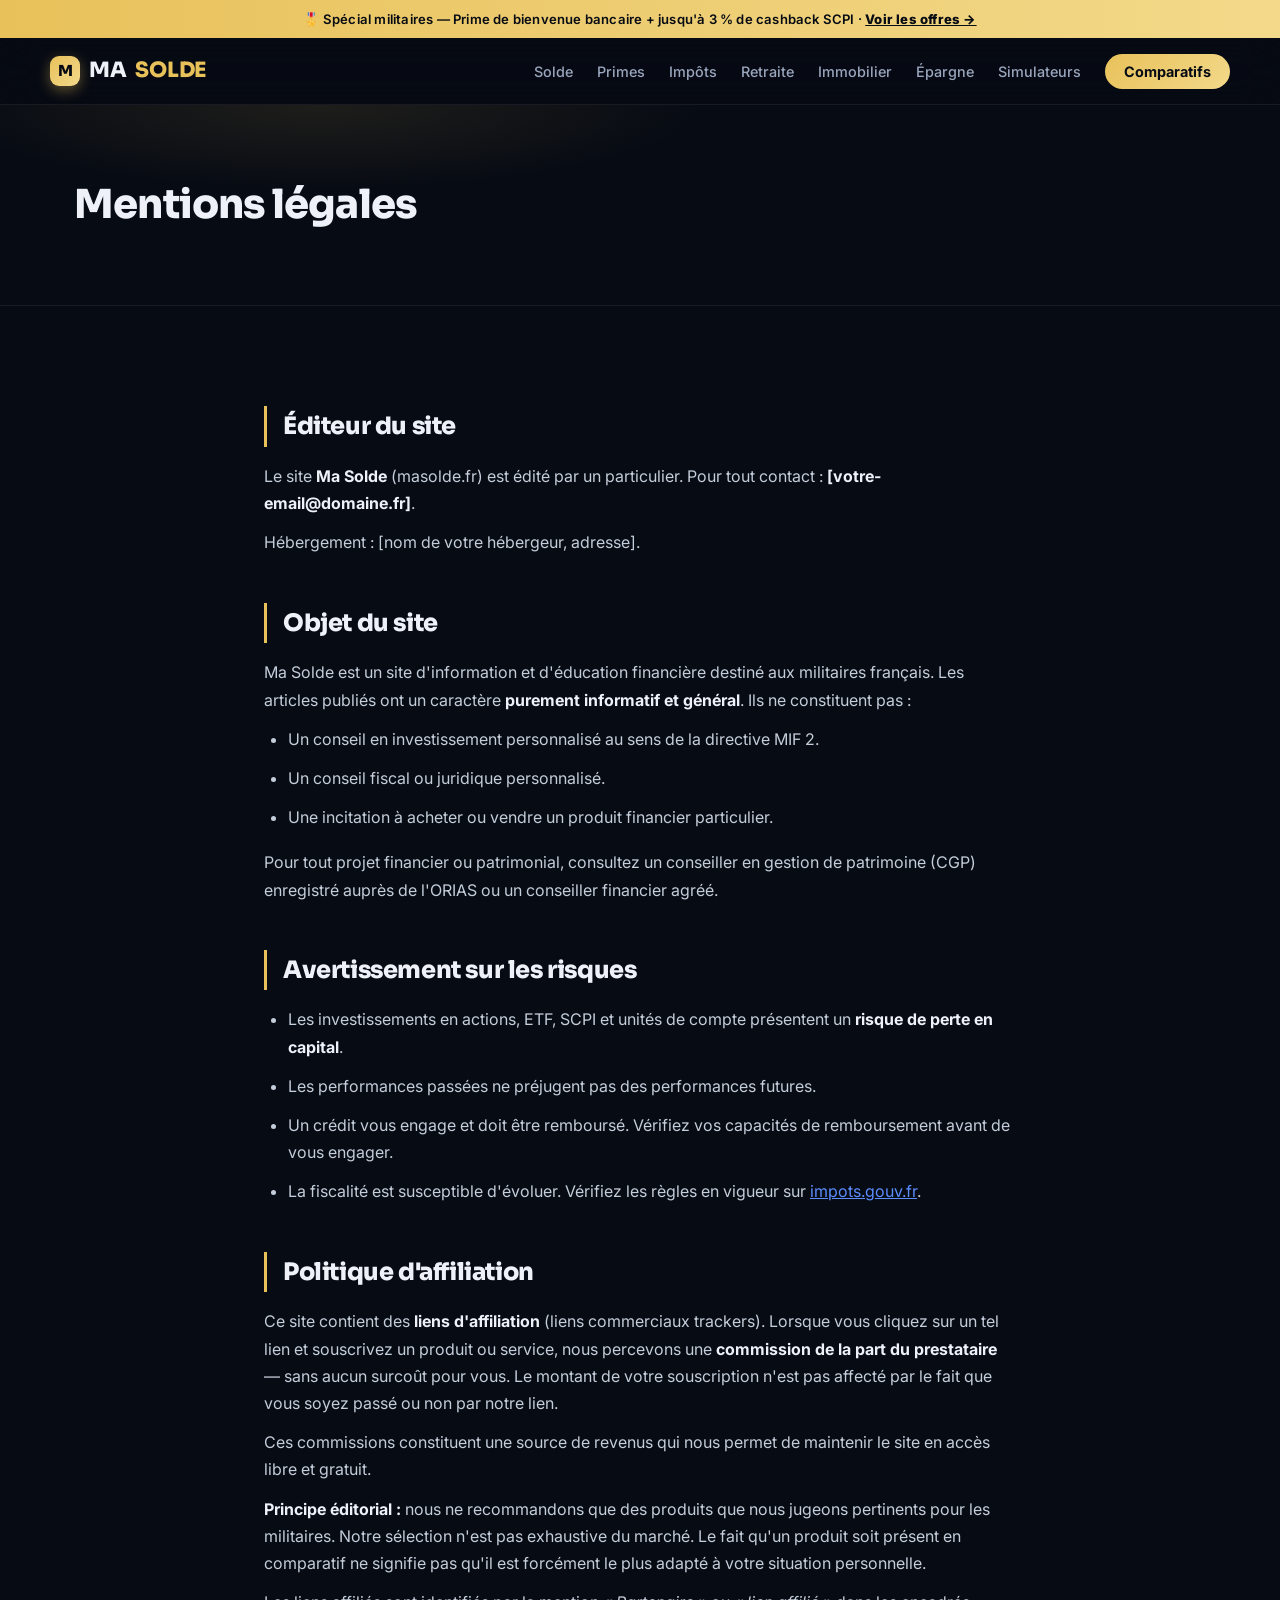
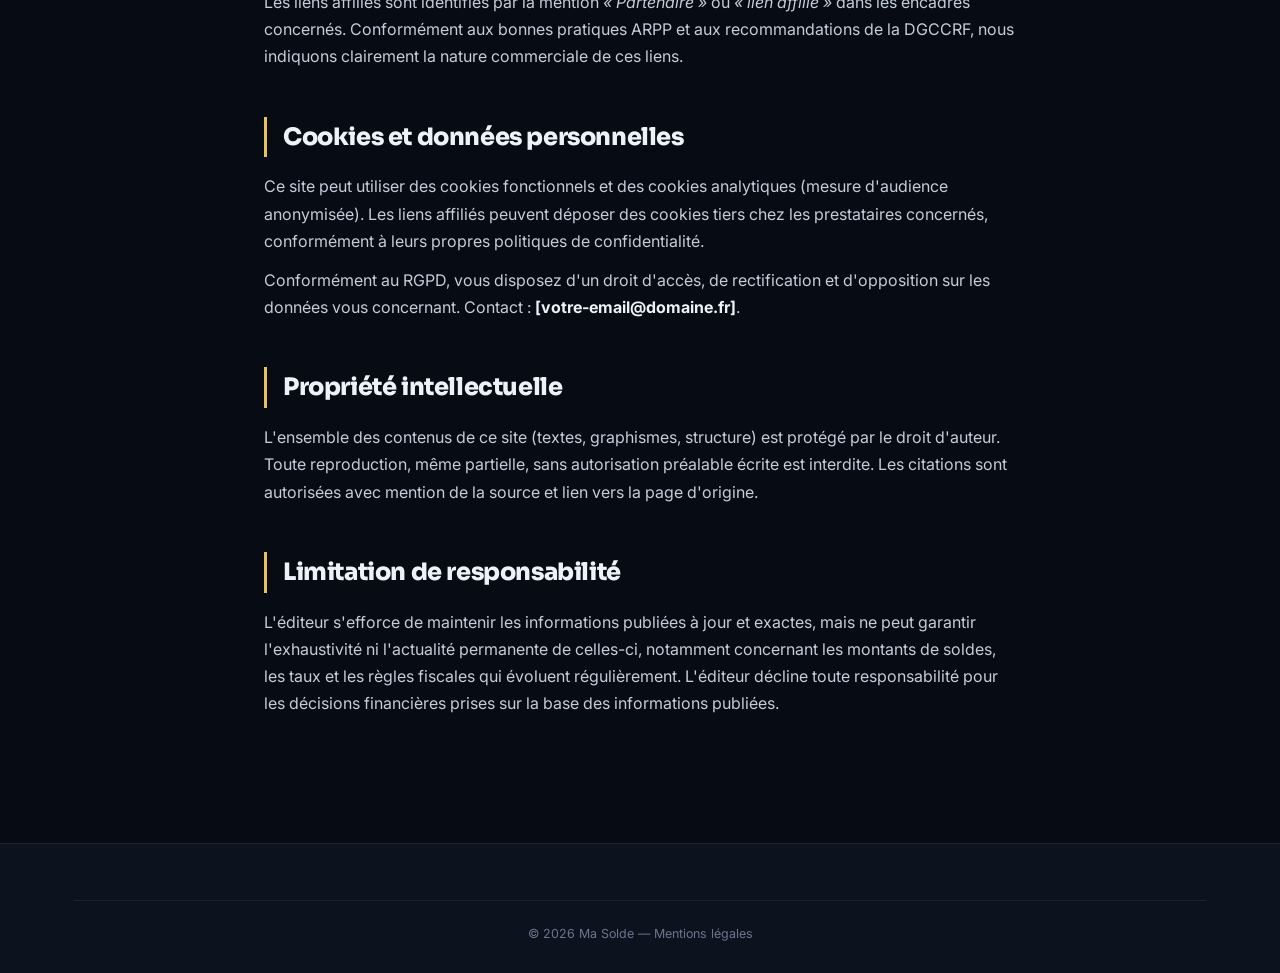
<file: mentions-legales.html>
<!DOCTYPE html>
<html lang="fr">
<head>
  <meta charset="UTF-8">
  <meta name="viewport" content="width=device-width, initial-scale=1.0">
  <title>Mentions légales &amp; politique d'affiliation | Ma Solde</title>
  <meta name="description" content="Mentions légales, politique d'affiliation et avertissements sur les risques financiers du site Ma Solde.">
  <link rel="stylesheet" href="assets/css/style.css?v=5">
</head>
<body data-root="">
<div class="topbar">🎖️ Spécial militaires — Prime de bienvenue bancaire + jusqu'à 3 % de cashback SCPI · <a href="comparatifs.html">Voir les offres →</a></div>
<header>
  <div class="container nav">
    <a href="index.html" class="logo"><span class="mark">M</span>MA <span>SOLDE</span></a>
    <button class="burger" aria-label="Menu">☰</button>
    <ul class="nav-links">
      <li><a href="guides/solde-militaire.html">Solde</a></li>
      <li><a href="guides/primes-indemnites.html">Primes</a></li>
      <li><a href="guides/impots-opex.html">Impôts</a></li>
      <li><a href="guides/retraite-militaire.html">Retraite</a></li>
      <li><a href="guides/investir-immobilier.html">Immobilier</a></li>
      <li><a href="guides/epargne-placements.html">Épargne</a></li>
      <li><a href="simulateurs.html">Simulateurs</a></li>
      <li><a href="comparatifs.html" class="nav-cta">Comparatifs</a></li>
    </ul>
  </div>
</header>

<div class="article-header">
  <div class="container">
    <h1>Mentions légales</h1>
  </div>
</div>

<div class="article-body">

  <h2>Éditeur du site</h2>
  <p>Le site <strong>Ma Solde</strong> (masolde.fr) est édité par un particulier. Pour tout contact : <strong>[votre-email@domaine.fr]</strong>.</p>
  <p>Hébergement : [nom de votre hébergeur, adresse].</p>

  <h2>Objet du site</h2>
  <p>Ma Solde est un site d'information et d'éducation financière destiné aux militaires français. Les articles publiés ont un caractère <strong>purement informatif et général</strong>. Ils ne constituent pas :</p>
  <ul>
    <li>Un conseil en investissement personnalisé au sens de la directive MIF 2.</li>
    <li>Un conseil fiscal ou juridique personnalisé.</li>
    <li>Une incitation à acheter ou vendre un produit financier particulier.</li>
  </ul>
  <p>Pour tout projet financier ou patrimonial, consultez un conseiller en gestion de patrimoine (CGP) enregistré auprès de l'ORIAS ou un conseiller financier agréé.</p>

  <h2>Avertissement sur les risques</h2>
  <ul>
    <li>Les investissements en actions, ETF, SCPI et unités de compte présentent un <strong>risque de perte en capital</strong>.</li>
    <li>Les performances passées ne préjugent pas des performances futures.</li>
    <li>Un crédit vous engage et doit être remboursé. Vérifiez vos capacités de remboursement avant de vous engager.</li>
    <li>La fiscalité est susceptible d'évoluer. Vérifiez les règles en vigueur sur <a href="https://www.impots.gouv.fr" target="_blank" rel="noopener">impots.gouv.fr</a>.</li>
  </ul>

  <h2 id="affiliation">Politique d'affiliation</h2>
  <p>Ce site contient des <strong>liens d'affiliation</strong> (liens commerciaux trackers). Lorsque vous cliquez sur un tel lien et souscrivez un produit ou service, nous percevons une <strong>commission de la part du prestataire</strong> — sans aucun surcoût pour vous. Le montant de votre souscription n'est pas affecté par le fait que vous soyez passé ou non par notre lien.</p>
  <p>Ces commissions constituent une source de revenus qui nous permet de maintenir le site en accès libre et gratuit.</p>
  <p><strong>Principe éditorial :</strong> nous ne recommandons que des produits que nous jugeons pertinents pour les militaires. Notre sélection n'est pas exhaustive du marché. Le fait qu'un produit soit présent en comparatif ne signifie pas qu'il est forcément le plus adapté à votre situation personnelle.</p>
  <p>Les liens affiliés sont identifiés par la mention <em>« Partenaire »</em> ou <em>« lien affilié »</em> dans les encadrés concernés. Conformément aux bonnes pratiques ARPP et aux recommandations de la DGCCRF, nous indiquons clairement la nature commerciale de ces liens.</p>

  <h2>Cookies et données personnelles</h2>
  <p>Ce site peut utiliser des cookies fonctionnels et des cookies analytiques (mesure d'audience anonymisée). Les liens affiliés peuvent déposer des cookies tiers chez les prestataires concernés, conformément à leurs propres politiques de confidentialité.</p>
  <p>Conformément au RGPD, vous disposez d'un droit d'accès, de rectification et d'opposition sur les données vous concernant. Contact : <strong>[votre-email@domaine.fr]</strong>.</p>

  <h2>Propriété intellectuelle</h2>
  <p>L'ensemble des contenus de ce site (textes, graphismes, structure) est protégé par le droit d'auteur. Toute reproduction, même partielle, sans autorisation préalable écrite est interdite. Les citations sont autorisées avec mention de la source et lien vers la page d'origine.</p>

  <h2>Limitation de responsabilité</h2>
  <p>L'éditeur s'efforce de maintenir les informations publiées à jour et exactes, mais ne peut garantir l'exhaustivité ni l'actualité permanente de celles-ci, notamment concernant les montants de soldes, les taux et les règles fiscales qui évoluent régulièrement. L'éditeur décline toute responsabilité pour les décisions financières prises sur la base des informations publiées.</p>

</div>

<footer>
  <div class="container">
    <div class="footer-bottom">© 2026 Ma Solde — Mentions légales</div>
  </div>
</footer>
<div class="sticky-cta" id="stickyCta">
  <div class="sc-text">🏆 Les meilleures offres militaires<small>Banques, assurance-vie, SCPI</small></div>
  <a href="comparatifs.html" class="btn btn-cta">Voir →</a>
</div>
<script src="assets/js/affiliates.js"></script>
<script src="assets/js/main.js"></script>
</body>
</html>
</file>
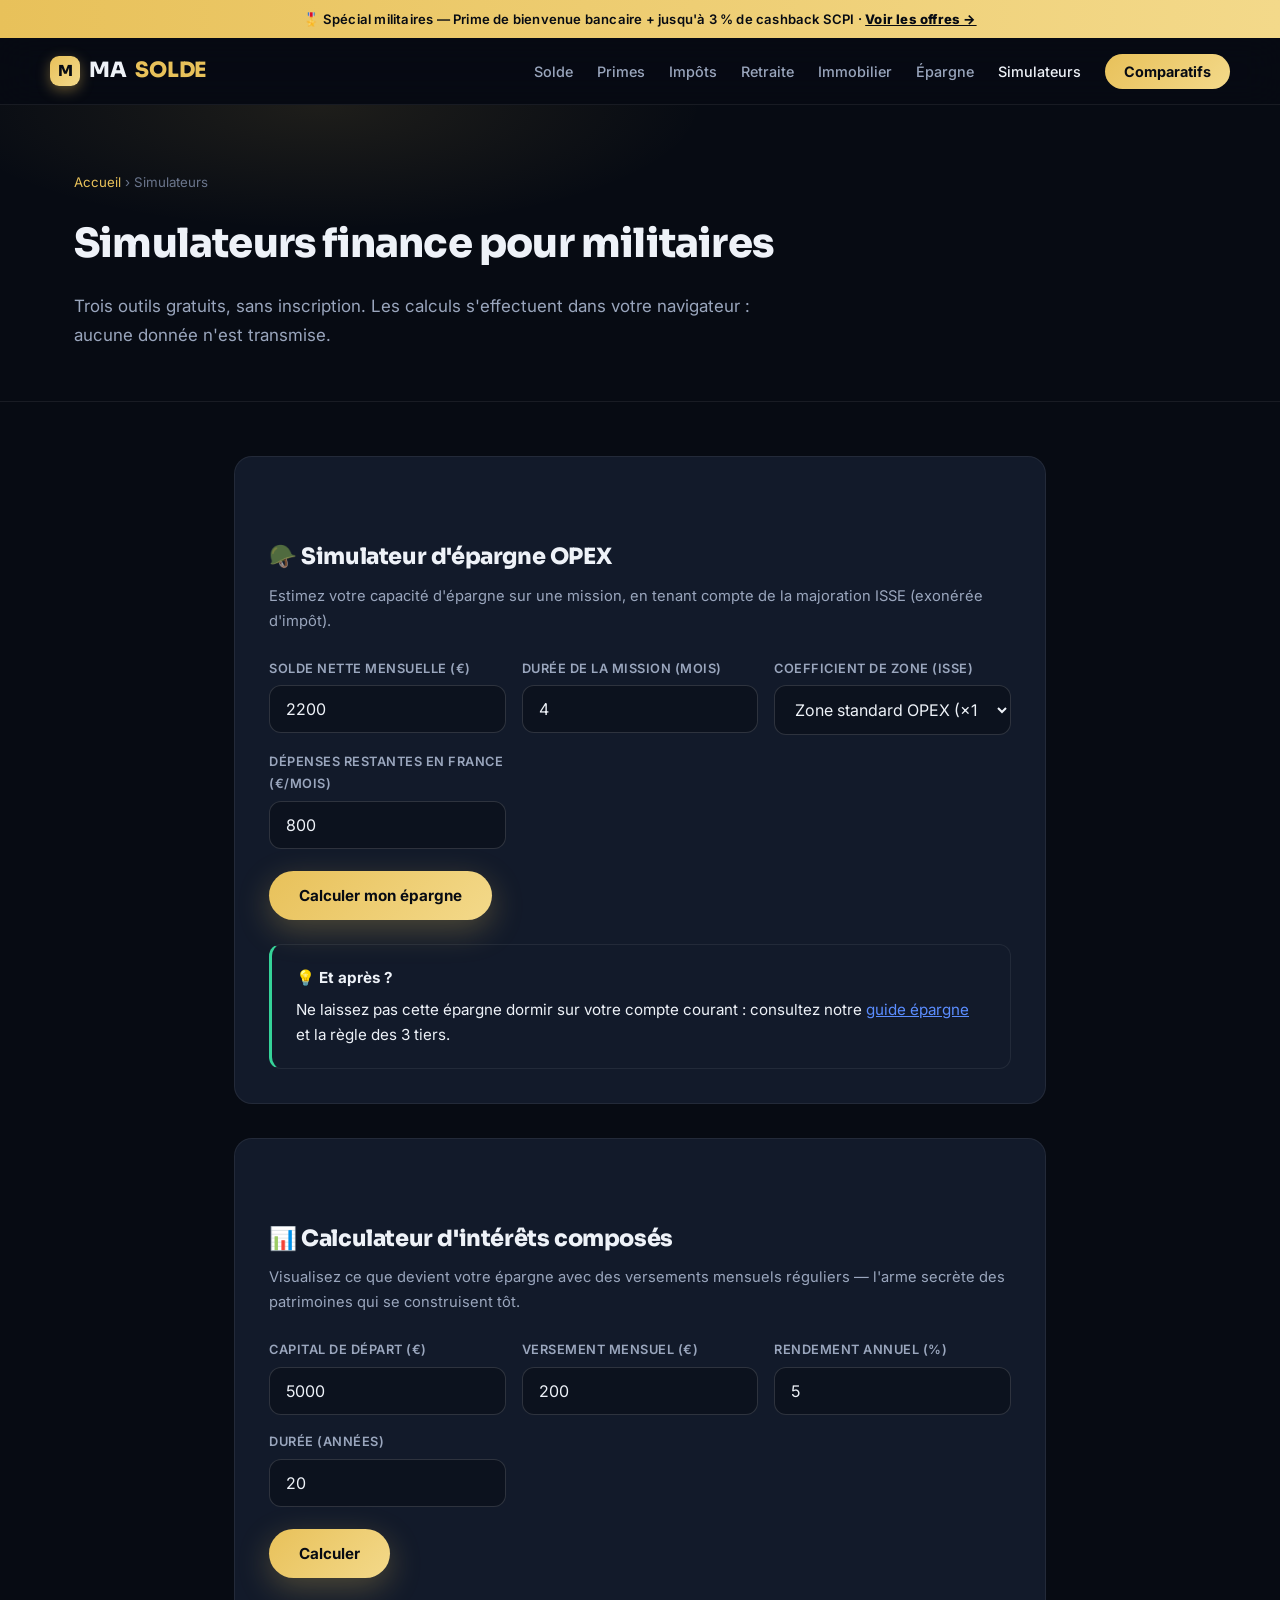
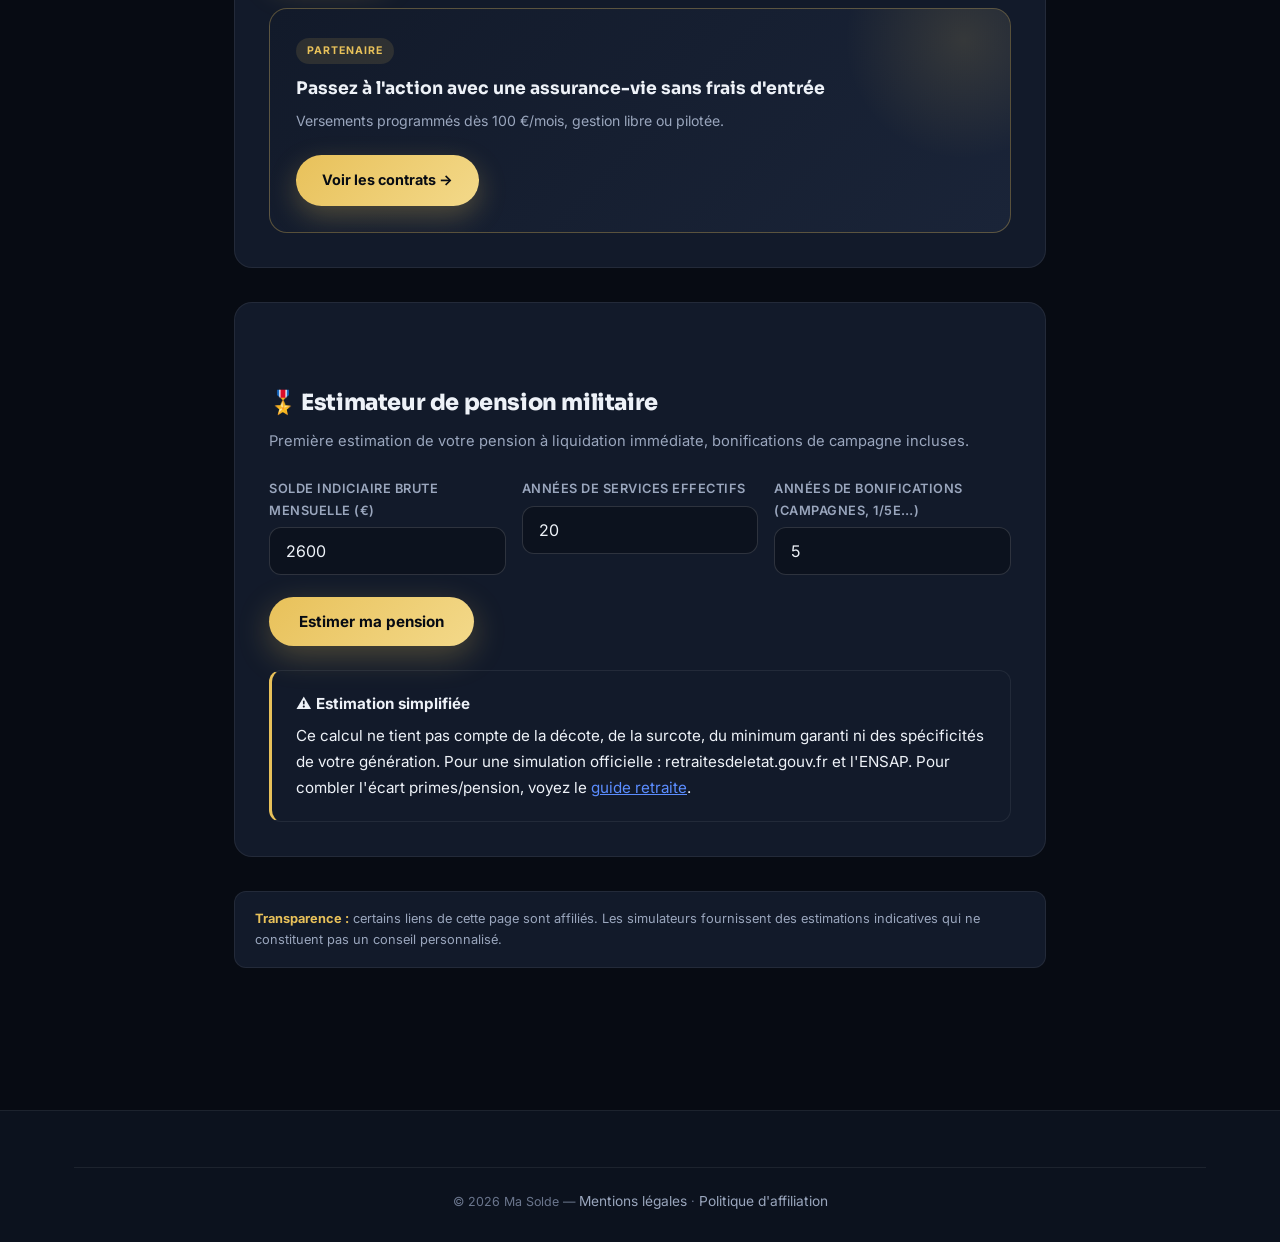
<file: simulateurs.html>
<!DOCTYPE html>
<html lang="fr">
<head>
  <meta charset="UTF-8">
  <meta name="viewport" content="width=device-width, initial-scale=1.0">
  <title>Simulateurs gratuits : épargne OPEX, intérêts composés, pension militaire | Ma Solde</title>
  <meta name="description" content="3 simulateurs gratuits pour militaires : épargne en OPEX, intérêts composés et estimation de pension militaire. Sans inscription, résultats immédiats.">
  <link rel="canonical" href="https://masolde.fr/simulateurs.html">
  <meta name="robots" content="index, follow, max-snippet:-1, max-image-preview:large, max-video-preview:-1">
  <meta name="author" content="Ma Solde">
  <meta name="theme-color" content="#0d1b2e">
  <!-- Open Graph -->
  <meta property="og:type" content="website">
  <meta property="og:site_name" content="Ma Solde">
  <meta property="og:locale" content="fr_FR">
  <meta property="og:title" content="Simulateurs gratuits : épargne OPEX, intérêts composés, pension militaire">
  <meta property="og:description" content="3 simulateurs gratuits pour militaires : épargne en OPEX, intérêts composés et estimation de pension. Sans inscription, résultats immédiats dans le navigateur.">
  <meta property="og:url" content="https://masolde.fr/simulateurs.html">
  <meta property="og:image" content="https://masolde.fr/assets/img/og-masolde.jpg">
  <!-- Twitter Card -->
  <meta name="twitter:card" content="summary_large_image">
  <meta name="twitter:title" content="Simulateurs finance gratuits pour militaires">
  <meta name="twitter:description" content="Calculez votre épargne OPEX, vos intérêts composés et estimez votre pension militaire en quelques secondes.">
  <meta name="twitter:image" content="https://masolde.fr/assets/img/og-masolde.jpg">
  <!-- Structured Data -->
  <script type="application/ld+json">
  [
    {
      "@context": "https://schema.org",
      "@type": "BreadcrumbList",
      "itemListElement": [
        { "@type": "ListItem", "position": 1, "name": "Accueil", "item": "https://masolde.fr/" },
        { "@type": "ListItem", "position": 2, "name": "Simulateurs", "item": "https://masolde.fr/simulateurs.html" }
      ]
    },
    {
      "@context": "https://schema.org",
      "@type": "ItemList",
      "name": "Simulateurs finance pour militaires",
      "description": "Trois outils de calcul gratuits conçus pour les situations financières spécifiques aux militaires français",
      "itemListElement": [
        {
          "@type": "ListItem",
          "position": 1,
          "item": {
            "@type": "WebApplication",
            "name": "Simulateur d'épargne OPEX",
            "description": "Estimez votre capacité d'épargne sur une mission OPEX en tenant compte de la majoration ISSE exonérée d'impôt.",
            "url": "https://masolde.fr/simulateurs.html#opex",
            "applicationCategory": "FinanceApplication",
            "operatingSystem": "Tous navigateurs",
            "offers": { "@type": "Offer", "price": "0", "priceCurrency": "EUR" }
          }
        },
        {
          "@type": "ListItem",
          "position": 2,
          "item": {
            "@type": "WebApplication",
            "name": "Calculateur d'intérêts composés",
            "description": "Visualisez la croissance de votre épargne avec des versements mensuels réguliers sur le long terme.",
            "url": "https://masolde.fr/simulateurs.html#interets",
            "applicationCategory": "FinanceApplication",
            "operatingSystem": "Tous navigateurs",
            "offers": { "@type": "Offer", "price": "0", "priceCurrency": "EUR" }
          }
        },
        {
          "@type": "ListItem",
          "position": 3,
          "item": {
            "@type": "WebApplication",
            "name": "Estimateur de pension militaire",
            "description": "Première estimation de votre pension militaire à liquidation immédiate, bonifications de campagne incluses.",
            "url": "https://masolde.fr/simulateurs.html#pension",
            "applicationCategory": "FinanceApplication",
            "operatingSystem": "Tous navigateurs",
            "offers": { "@type": "Offer", "price": "0", "priceCurrency": "EUR" }
          }
        }
      ]
    }
  ]
  </script>
  <link rel="stylesheet" href="assets/css/style.css?v=5">
</head>
<body data-root="">
<div class="topbar">🎖️ Spécial militaires — Prime de bienvenue bancaire + jusqu'à 3 % de cashback SCPI · <a href="comparatifs.html">Voir les offres →</a></div>
<header>
  <div class="container nav">
    <a href="index.html" class="logo"><span class="mark">M</span>MA <span>SOLDE</span></a>
    <button class="burger" aria-label="Menu">☰</button>
    <ul class="nav-links">
      <li><a href="guides/solde-militaire.html">Solde</a></li>
      <li><a href="guides/primes-indemnites.html">Primes</a></li>
      <li><a href="guides/impots-opex.html">Impôts</a></li>
      <li><a href="guides/retraite-militaire.html">Retraite</a></li>
      <li><a href="guides/investir-immobilier.html">Immobilier</a></li>
      <li><a href="guides/epargne-placements.html">Épargne</a></li>
      <li><a href="simulateurs.html" class="active">Simulateurs</a></li>
      <li><a href="comparatifs.html" class="nav-cta">Comparatifs</a></li>
    </ul>
  </div>
</header>

<div class="article-header">
  <div class="container">
    <div class="breadcrumb"><a href="index.html">Accueil</a> › Simulateurs</div>
    <h1>Simulateurs finance pour militaires</h1>
    <p>Trois outils gratuits, sans inscription. Les calculs s'effectuent dans votre navigateur : aucune donnée n'est transmise.</p>
  </div>
</div>

<div class="article-body" style="max-width: 860px;">

  <div class="sim-card" id="opex">
    <h2>🪖 Simulateur d'épargne OPEX</h2>
    <p class="sim-desc">Estimez votre capacité d'épargne sur une mission, en tenant compte de la majoration ISSE (exonérée d'impôt).</p>
    <div class="sim-grid">
      <div class="sim-field">
        <label for="op-solde">Solde nette mensuelle (€)</label>
        <input type="number" id="op-solde" placeholder="2200" value="2200">
      </div>
      <div class="sim-field">
        <label for="op-mois">Durée de la mission (mois)</label>
        <input type="number" id="op-mois" placeholder="4" value="4">
      </div>
      <div class="sim-field">
        <label for="op-zone">Coefficient de zone (ISSE)</label>
        <select id="op-zone">
          <option value="1.4">Zone à sujétion modérée (×1,4)</option>
          <option value="1.5" selected>Zone standard OPEX (×1,5)</option>
          <option value="1.8">Zone à risque élevé (×1,8)</option>
        </select>
      </div>
      <div class="sim-field">
        <label for="op-depenses">Dépenses restantes en France (€/mois)</label>
        <input type="number" id="op-depenses" placeholder="800" value="800">
      </div>
    </div>
    <button class="btn btn-primary" onclick="simOpex()">Calculer mon épargne</button>
    <div class="sim-result" id="op-result">
      <span class="big"></span>
      <p class="detail"></p>
    </div>
    <div class="callout callout-tip" style="margin-bottom:0">
      <strong>💡 Et après ?</strong>
      Ne laissez pas cette épargne dormir sur votre compte courant : consultez notre <a href="guides/epargne-placements.html">guide épargne</a> et la règle des 3 tiers.
    </div>
  </div>

  <div class="sim-card" id="interets">
    <h2>📊 Calculateur d'intérêts composés</h2>
    <p class="sim-desc">Visualisez ce que devient votre épargne avec des versements mensuels réguliers — l'arme secrète des patrimoines qui se construisent tôt.</p>
    <div class="sim-grid">
      <div class="sim-field">
        <label for="ci-initial">Capital de départ (€)</label>
        <input type="number" id="ci-initial" placeholder="5000" value="5000">
      </div>
      <div class="sim-field">
        <label for="ci-mensuel">Versement mensuel (€)</label>
        <input type="number" id="ci-mensuel" placeholder="200" value="200">
      </div>
      <div class="sim-field">
        <label for="ci-taux">Rendement annuel (%)</label>
        <input type="number" id="ci-taux" placeholder="5" value="5" step="0.5">
      </div>
      <div class="sim-field">
        <label for="ci-annees">Durée (années)</label>
        <input type="number" id="ci-annees" placeholder="20" value="20">
      </div>
    </div>
    <button class="btn btn-primary" onclick="simInterets()">Calculer</button>
    <div class="sim-result" id="ci-result">
      <span class="big"></span>
      <p class="detail"></p>
    </div>
    <div class="aff-box" style="margin-bottom:0">
      <div class="aff-text">
        <span class="aff-badge">Partenaire</span>
        <h4>Passez à l'action avec une assurance-vie sans frais d'entrée</h4>
        <p>Versements programmés dès 100 €/mois, gestion libre ou pilotée.</p>
      </div>
      <a class="btn btn-cta" data-aff="linxea" href="comparatifs.html">Voir les contrats →</a>
    </div>
  </div>

  <div class="sim-card" id="pension">
    <h2>🎖️ Estimateur de pension militaire</h2>
    <p class="sim-desc">Première estimation de votre pension à liquidation immédiate, bonifications de campagne incluses.</p>
    <div class="sim-grid">
      <div class="sim-field">
        <label for="pe-solde">Solde indiciaire brute mensuelle (€)</label>
        <input type="number" id="pe-solde" placeholder="2600" value="2600">
      </div>
      <div class="sim-field">
        <label for="pe-services">Années de services effectifs</label>
        <input type="number" id="pe-services" placeholder="20" value="20">
      </div>
      <div class="sim-field">
        <label for="pe-bonif">Années de bonifications (campagnes, 1/5e…)</label>
        <input type="number" id="pe-bonif" placeholder="5" value="5">
      </div>
    </div>
    <button class="btn btn-primary" onclick="simPension()">Estimer ma pension</button>
    <div class="sim-result" id="pe-result">
      <span class="big"></span>
      <p class="detail"></p>
    </div>
    <div class="callout callout-warn" style="margin-bottom:0">
      <strong>⚠️ Estimation simplifiée</strong>
      Ce calcul ne tient pas compte de la décote, de la surcote, du minimum garanti ni des spécificités de votre génération. Pour une simulation officielle : retraitesdeletat.gouv.fr et l'ENSAP. Pour combler l'écart primes/pension, voyez le <a href="guides/retraite-militaire.html">guide retraite</a>.
    </div>
  </div>

  <div class="disclosure">
    <strong>Transparence :</strong> certains liens de cette page sont affiliés. Les simulateurs fournissent des estimations indicatives qui ne constituent pas un conseil personnalisé.
  </div>
</div>

<footer>
  <div class="container">
    <div class="footer-bottom">© 2026 Ma Solde — <a href="mentions-legales.html">Mentions légales</a> · <a href="mentions-legales.html#affiliation">Politique d'affiliation</a></div>
  </div>
</footer>
<div class="sticky-cta" id="stickyCta">
  <div class="sc-text">🏆 Les meilleures offres militaires<small>Banques, assurance-vie, SCPI</small></div>
  <a href="comparatifs.html" class="btn btn-cta">Voir →</a>
</div>
<script src="assets/js/analytics.js"></script>
<script src="assets/js/affiliates.js"></script>
<script src="assets/js/main.js"></script>
</body>
</html>
</file>
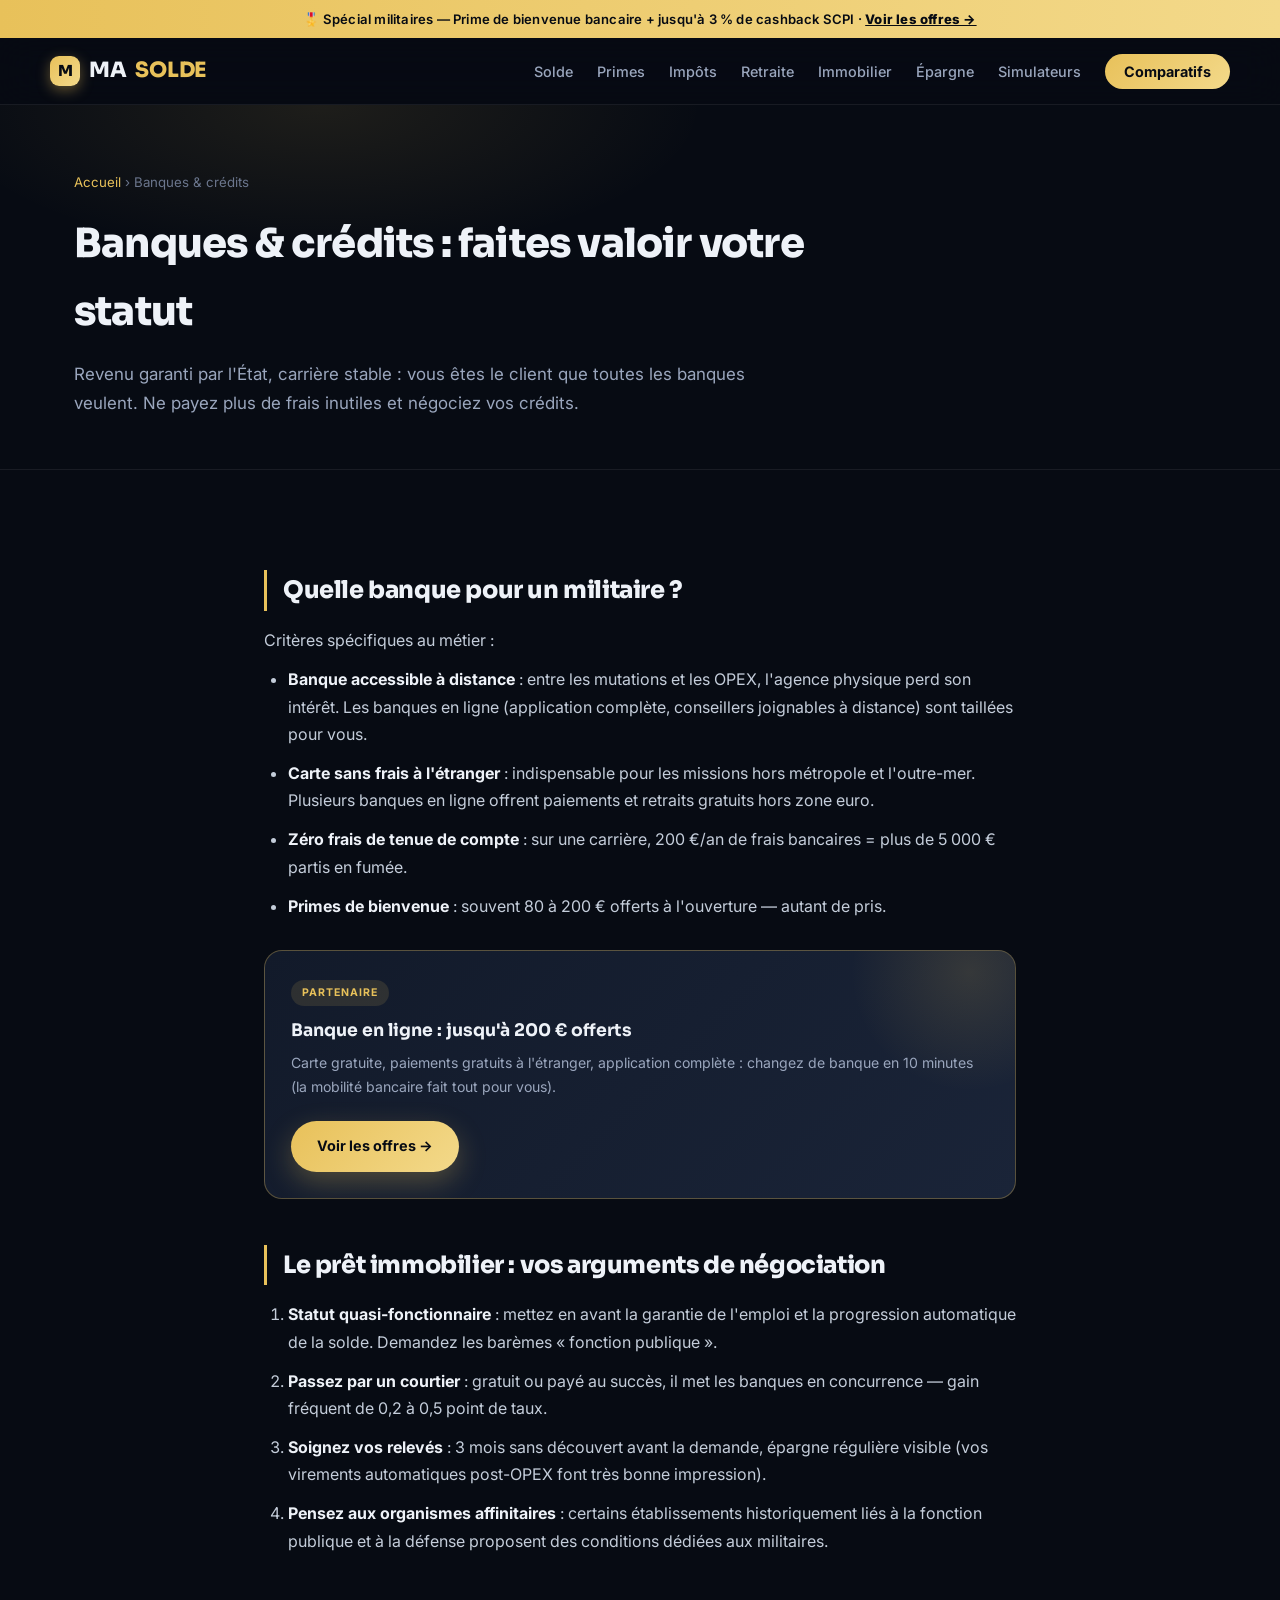
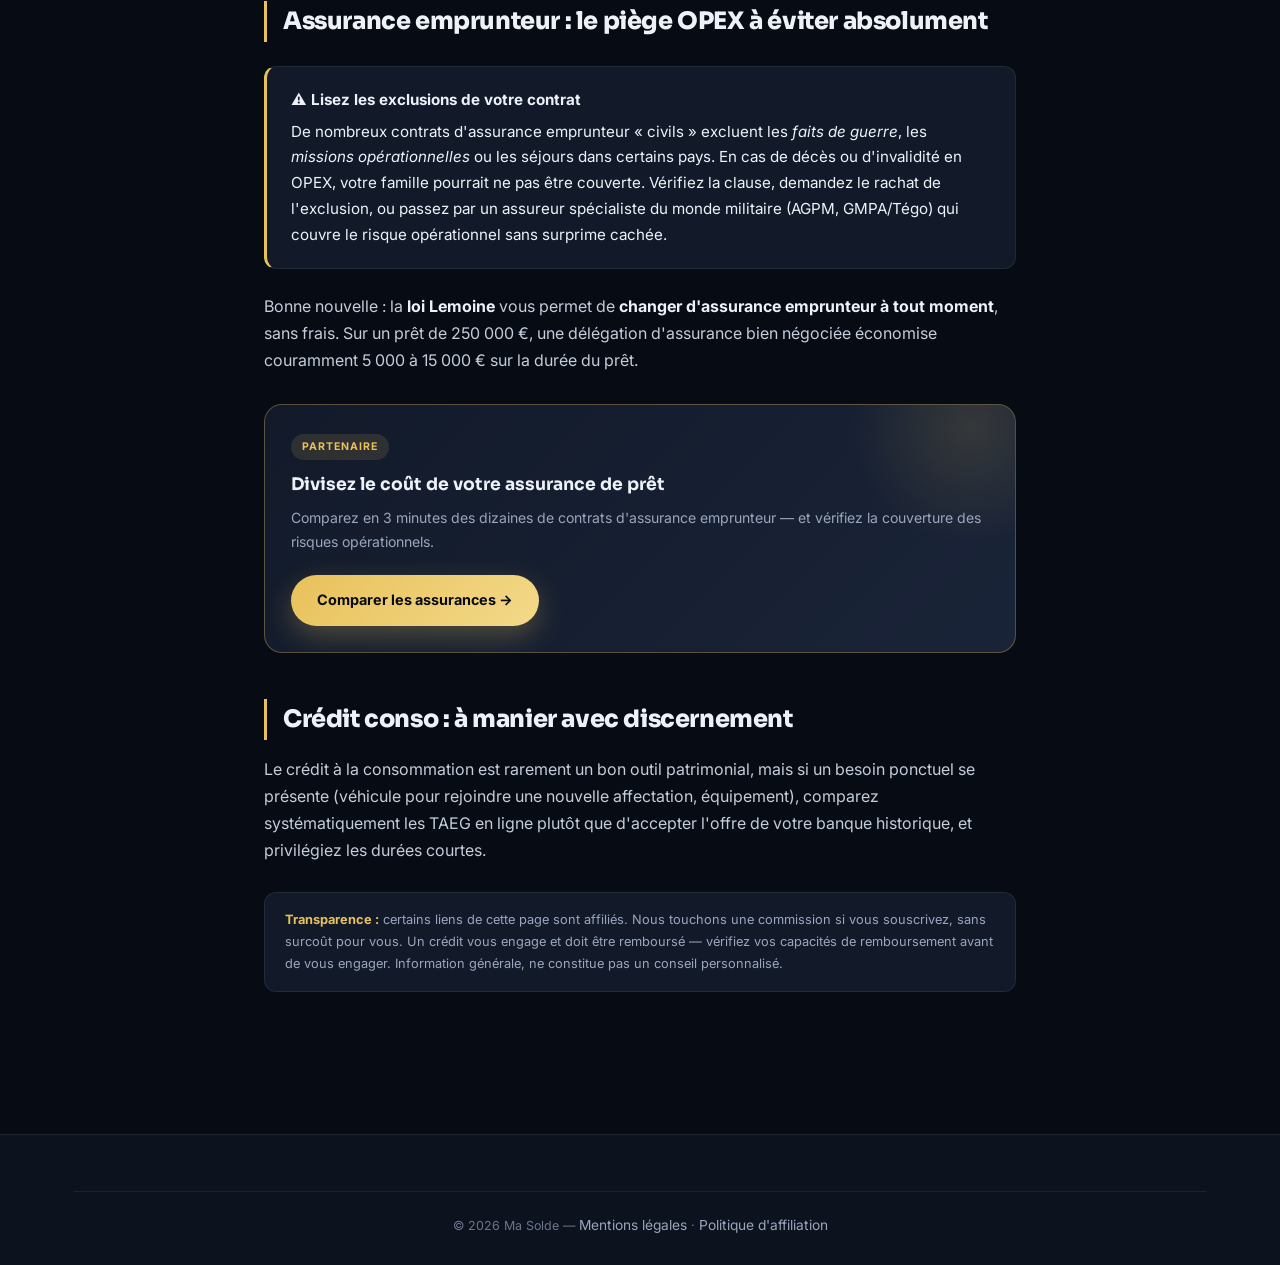
<file: guides/banques-credits.html>
<!DOCTYPE html>
<html lang="fr">
<head>
  <meta charset="UTF-8">
  <meta name="viewport" content="width=device-width, initial-scale=1.0">
  <title>Banques et crédits pour militaires : meilleurs comptes, prêts et assurance emprunteur | Ma Solde</title>
  <meta name="description" content="Quelle banque choisir quand on est militaire ? Banques en ligne, prêt immobilier avec statut militaire, assurance emprunteur et risque OPEX : nos conseils.">
  <link rel="canonical" href="https://masolde.fr/guides/banques-credits.html">
  <meta name="robots" content="index, follow, max-snippet:-1, max-image-preview:large, max-video-preview:-1">
  <meta name="author" content="Ma Solde">
  <meta name="theme-color" content="#0d1b2e">
  <!-- Open Graph -->
  <meta property="og:type" content="article">
  <meta property="og:site_name" content="Ma Solde">
  <meta property="og:locale" content="fr_FR">
  <meta property="og:title" content="Banques et crédits pour militaires : meilleurs comptes, prêts et assurance emprunteur">
  <meta property="og:description" content="Quelle banque choisir quand on est militaire ? Banques en ligne, prêt immobilier avec statut militaire, assurance emprunteur et risque OPEX : nos conseils 2026.">
  <meta property="og:url" content="https://masolde.fr/guides/banques-credits.html">
  <meta property="og:image" content="https://masolde.fr/assets/img/og-masolde.jpg">
  <!-- Twitter Card -->
  <meta name="twitter:card" content="summary_large_image">
  <meta name="twitter:title" content="Banques & crédits pour militaires : meilleurs choix 2026">
  <meta name="twitter:description" content="Banque en ligne adaptée aux mutations, prêt immobilier militaire, assurance emprunteur sans exclusion OPEX.">
  <meta name="twitter:image" content="https://masolde.fr/assets/img/og-masolde.jpg">
  <!-- Structured Data -->
  <script type="application/ld+json">
  [
    {
      "@context": "https://schema.org",
      "@type": "BreadcrumbList",
      "itemListElement": [
        { "@type": "ListItem", "position": 1, "name": "Accueil", "item": "https://masolde.fr/" },
        { "@type": "ListItem", "position": 2, "name": "Banques & crédits", "item": "https://masolde.fr/guides/banques-credits.html" }
      ]
    },
    {
      "@context": "https://schema.org",
      "@type": "Article",
      "headline": "Banques & crédits : faites valoir votre statut militaire",
      "description": "Quelle banque choisir quand on est militaire ? Banques en ligne, prêt immobilier avec statut militaire, assurance emprunteur et risque OPEX.",
      "url": "https://masolde.fr/guides/banques-credits.html",
      "datePublished": "2026-01-01",
      "dateModified": "2026-06-14",
      "inLanguage": "fr-FR",
      "author": { "@type": "Organization", "name": "Ma Solde", "url": "https://masolde.fr" },
      "publisher": { "@type": "Organization", "name": "Ma Solde", "url": "https://masolde.fr", "logo": { "@type": "ImageObject", "url": "https://masolde.fr/assets/img/og-masolde.jpg" } },
      "about": [
        { "@type": "Thing", "name": "Banques en ligne pour militaires", "description": "Banques accessibles à distance, avec carte gratuite et paiements sans frais à l'étranger, adaptées aux mutations et déploiements des militaires" },
        { "@type": "Thing", "name": "Assurance emprunteur militaire", "description": "Assurance de prêt immobilier couvrant les risques opérationnels OPEX et faits de guerre, contrairement aux contrats civils standard" },
        { "@type": "Thing", "name": "Loi Lemoine assurance emprunteur", "description": "Loi permettant de changer d'assurance emprunteur à tout moment sans frais, avec des économies fréquentes de 5 000 à 15 000 euros" }
      ],
      "speakable": { "@type": "SpeakableSpecification", "cssSelector": ["h1", "h2", ".callout-warn"] }
    }
  ]
  </script>
  <link rel="stylesheet" href="../assets/css/style.css?v=5">
</head>
<body data-root="../">
<div class="topbar">🎖️ Spécial militaires — Prime de bienvenue bancaire + jusqu'à 3 % de cashback SCPI · <a href="../comparatifs.html">Voir les offres →</a></div>
<header>
  <div class="container nav">
    <a href="../index.html" class="logo"><span class="mark">M</span>MA <span>SOLDE</span></a>
    <button class="burger" aria-label="Menu">☰</button>
    <ul class="nav-links">
      <li><a href="solde-militaire.html">Solde</a></li>
      <li><a href="primes-indemnites.html">Primes</a></li>
      <li><a href="impots-opex.html">Impôts</a></li>
      <li><a href="retraite-militaire.html">Retraite</a></li>
      <li><a href="investir-immobilier.html">Immobilier</a></li>
      <li><a href="epargne-placements.html">Épargne</a></li>
      <li><a href="../simulateurs.html">Simulateurs</a></li>
      <li><a href="../comparatifs.html" class="nav-cta">Comparatifs</a></li>
    </ul>
  </div>
</header>

<div class="article-header">
  <div class="container">
    <div class="breadcrumb"><a href="../index.html">Accueil</a> › Banques &amp; crédits</div>
    <h1>Banques &amp; crédits : faites valoir votre statut</h1>
    <p>Revenu garanti par l'État, carrière stable : vous êtes le client que toutes les banques veulent. Ne payez plus de frais inutiles et négociez vos crédits.</p>
  </div>
</div>

<div class="article-body">
  <h2>Quelle banque pour un militaire ?</h2>
  <p>Critères spécifiques au métier :</p>
  <ul>
    <li><strong>Banque accessible à distance</strong> : entre les mutations et les OPEX, l'agence physique perd son intérêt. Les banques en ligne (application complète, conseillers joignables à distance) sont taillées pour vous.</li>
    <li><strong>Carte sans frais à l'étranger</strong> : indispensable pour les missions hors métropole et l'outre-mer. Plusieurs banques en ligne offrent paiements et retraits gratuits hors zone euro.</li>
    <li><strong>Zéro frais de tenue de compte</strong> : sur une carrière, 200 €/an de frais bancaires = plus de 5 000 € partis en fumée.</li>
    <li><strong>Primes de bienvenue</strong> : souvent 80 à 200 € offerts à l'ouverture — autant de pris.</li>
  </ul>

  <div class="aff-box">
    <div class="aff-text">
      <span class="aff-badge">Partenaire</span>
      <h4>Banque en ligne : jusqu'à 200 € offerts</h4>
      <p>Carte gratuite, paiements gratuits à l'étranger, application complète : changez de banque en 10 minutes (la mobilité bancaire fait tout pour vous).</p>
    </div>
    <a class="btn btn-cta" data-aff="boursobank" href="../comparatifs.html">Voir les offres →</a>
  </div>

  <h2>Le prêt immobilier : vos arguments de négociation</h2>
  <ol>
    <li><strong>Statut quasi-fonctionnaire</strong> : mettez en avant la garantie de l'emploi et la progression automatique de la solde. Demandez les barèmes « fonction publique ».</li>
    <li><strong>Passez par un courtier</strong> : gratuit ou payé au succès, il met les banques en concurrence — gain fréquent de 0,2 à 0,5 point de taux.</li>
    <li><strong>Soignez vos relevés</strong> : 3 mois sans découvert avant la demande, épargne régulière visible (vos virements automatiques post-OPEX font très bonne impression).</li>
    <li><strong>Pensez aux organismes affinitaires</strong> : certains établissements historiquement liés à la fonction publique et à la défense proposent des conditions dédiées aux militaires.</li>
  </ol>

  <h2>Assurance emprunteur : le piège OPEX à éviter absolument</h2>
  <div class="callout callout-warn">
    <strong>⚠️ Lisez les exclusions de votre contrat</strong>
    De nombreux contrats d'assurance emprunteur « civils » excluent les <em>faits de guerre</em>, les <em>missions opérationnelles</em> ou les séjours dans certains pays. En cas de décès ou d'invalidité en OPEX, votre famille pourrait ne pas être couverte. Vérifiez la clause, demandez le rachat de l'exclusion, ou passez par un assureur spécialiste du monde militaire (AGPM, GMPA/Tégo) qui couvre le risque opérationnel sans surprime cachée.
  </div>
  <p>Bonne nouvelle : la <strong>loi Lemoine</strong> vous permet de <strong>changer d'assurance emprunteur à tout moment</strong>, sans frais. Sur un prêt de 250 000 €, une délégation d'assurance bien négociée économise couramment 5 000 à 15 000 € sur la durée du prêt.</p>

  <div class="aff-box">
    <div class="aff-text">
      <span class="aff-badge">Partenaire</span>
      <h4>Divisez le coût de votre assurance de prêt</h4>
      <p>Comparez en 3 minutes des dizaines de contrats d'assurance emprunteur — et vérifiez la couverture des risques opérationnels.</p>
    </div>
    <a class="btn btn-cta" data-aff="magnolia" href="../comparatifs.html">Comparer les assurances →</a>
  </div>

  <h2>Crédit conso : à manier avec discernement</h2>
  <p>Le crédit à la consommation est rarement un bon outil patrimonial, mais si un besoin ponctuel se présente (véhicule pour rejoindre une nouvelle affectation, équipement), comparez systématiquement les TAEG en ligne plutôt que d'accepter l'offre de votre banque historique, et privilégiez les durées courtes.</p>

  <div class="disclosure">
    <strong>Transparence :</strong> certains liens de cette page sont affiliés. Nous touchons une commission si vous souscrivez, sans surcoût pour vous. Un crédit vous engage et doit être remboursé — vérifiez vos capacités de remboursement avant de vous engager. Information générale, ne constitue pas un conseil personnalisé.
  </div>
</div>

<footer>
  <div class="container">
    <div class="footer-bottom">© 2026 Ma Solde — <a href="../mentions-legales.html">Mentions légales</a> · <a href="../mentions-legales.html#affiliation">Politique d'affiliation</a></div>
  </div>
</footer>
<div class="sticky-cta" id="stickyCta">
  <div class="sc-text">🏆 Les meilleures offres militaires<small>Banques, assurance-vie, SCPI</small></div>
  <a href="../comparatifs.html" class="btn btn-cta">Voir →</a>
</div>
<script src="../assets/js/analytics.js"></script>
<script src="../assets/js/affiliates.js"></script>
<script src="../assets/js/main.js"></script>
</body>
</html>
</file>
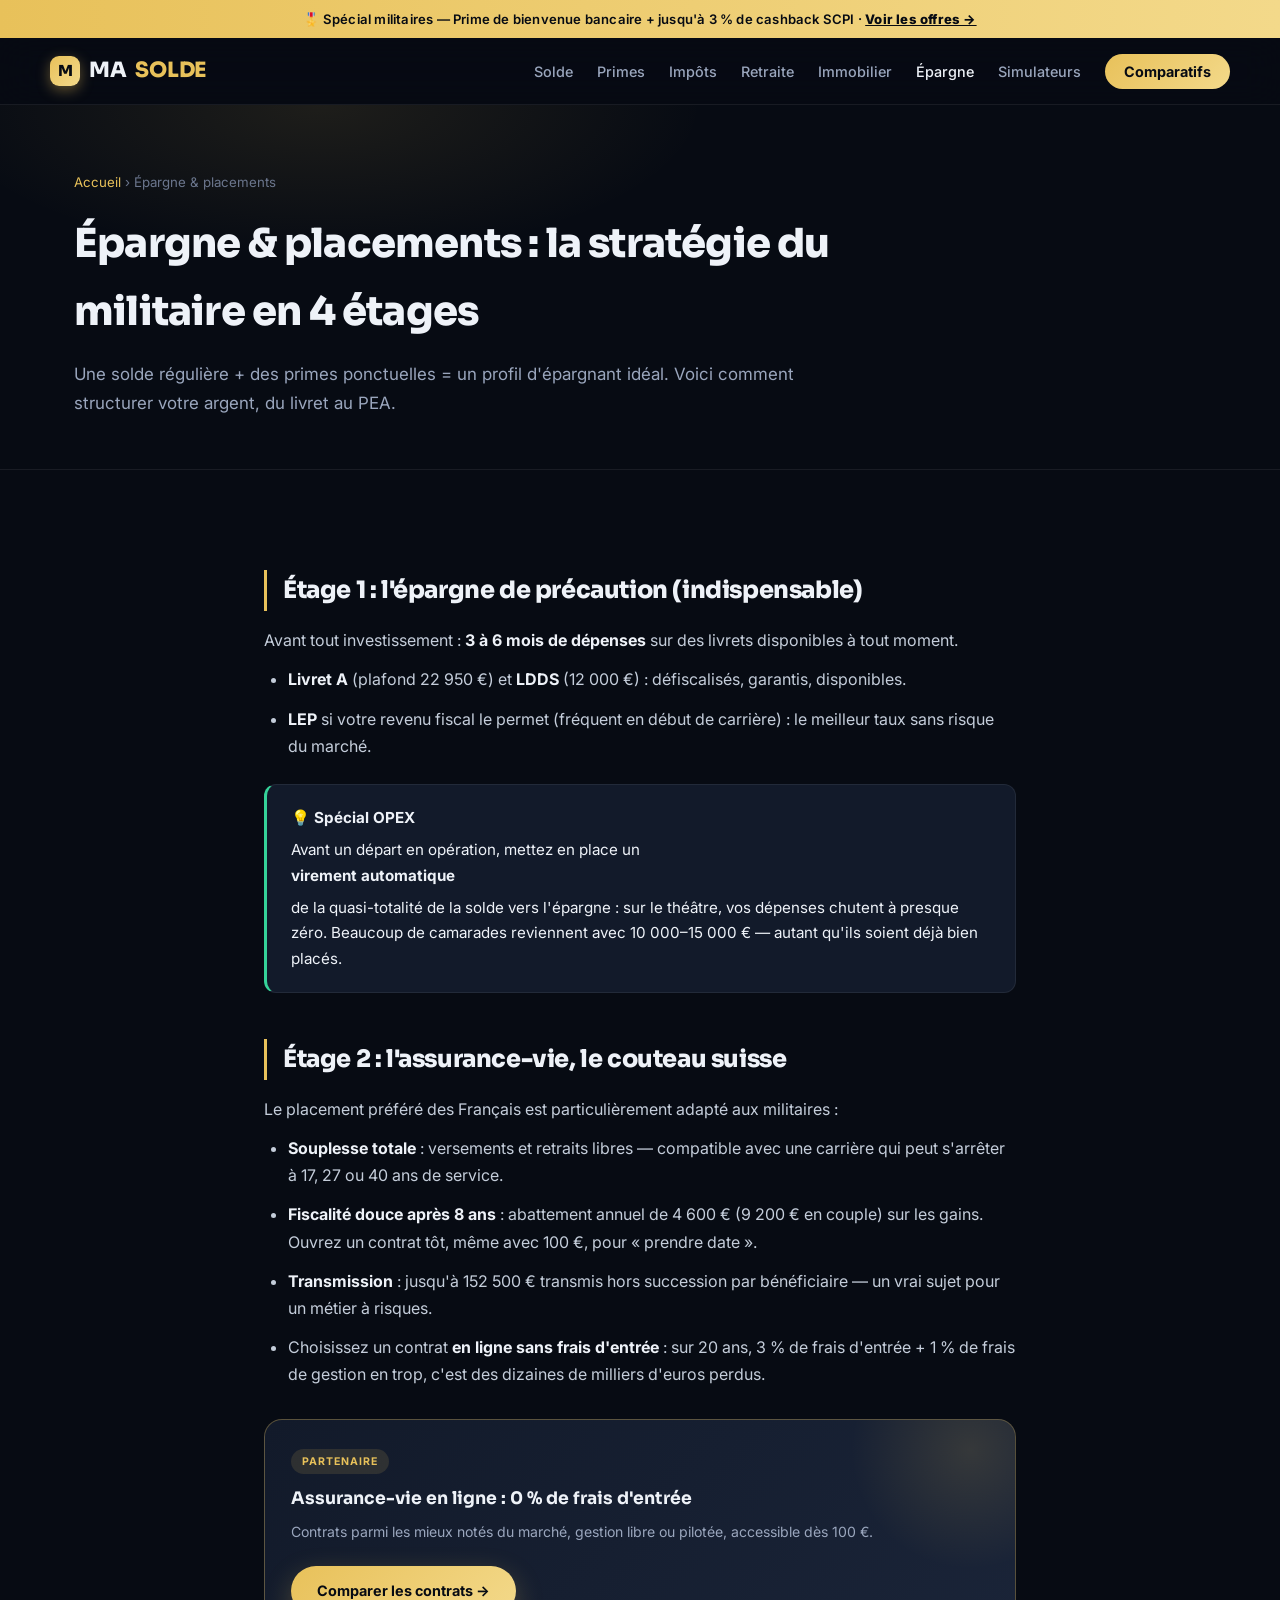
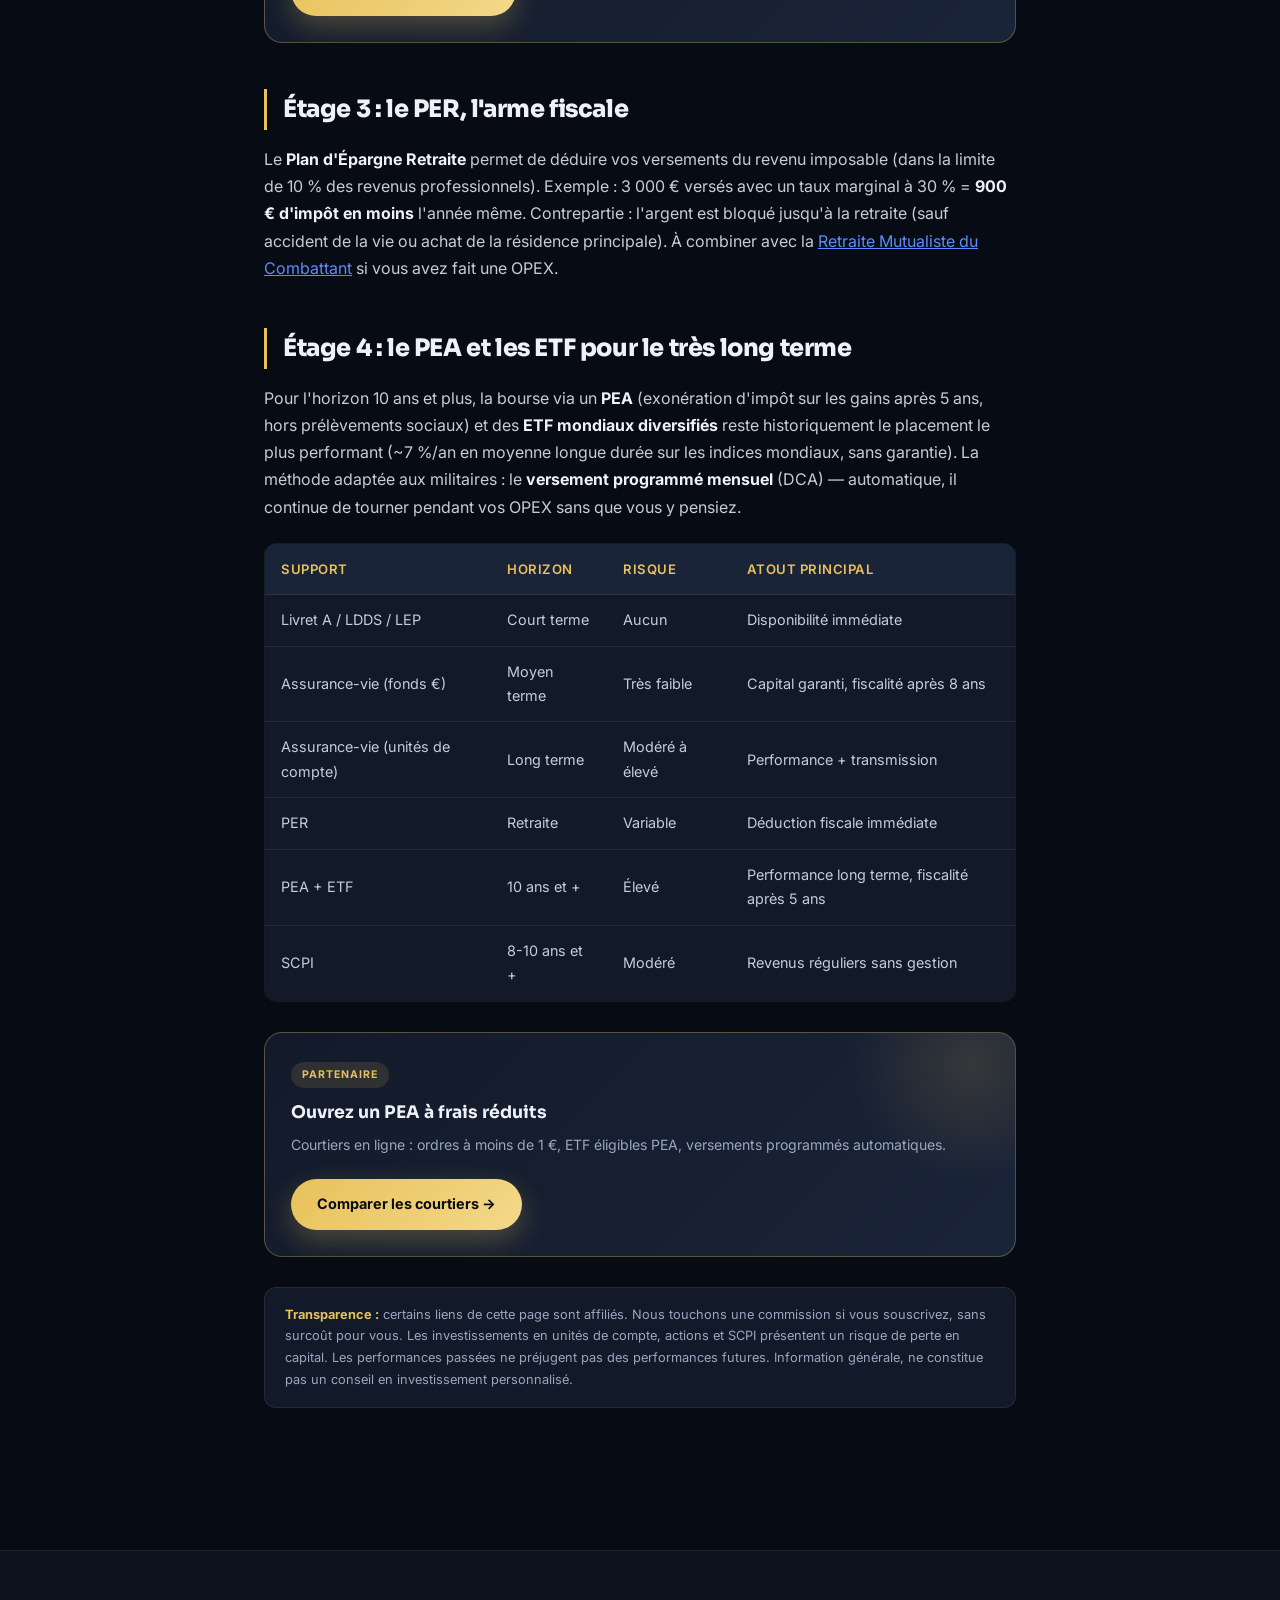
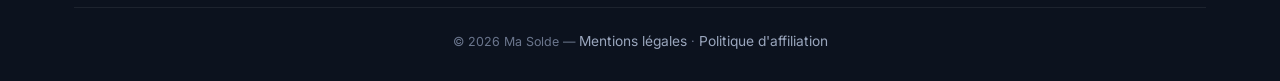
<file: guides/epargne-placements.html>
<!DOCTYPE html>
<html lang="fr">
<head>
  <meta charset="UTF-8">
  <meta name="viewport" content="width=device-width, initial-scale=1.0">
  <title>Épargne et placements pour militaires : livrets, assurance-vie, PER, PEA | Ma Solde</title>
  <meta name="description" content="Où placer sa solde et ses primes OPEX ? Livrets, assurance-vie, PER, PEA, ETF : la stratégie d'épargne complète adaptée à la carrière militaire.">
  <link rel="canonical" href="https://masolde.fr/guides/epargne-placements.html">
  <meta name="robots" content="index, follow, max-snippet:-1, max-image-preview:large, max-video-preview:-1">
  <meta name="author" content="Ma Solde">
  <meta name="theme-color" content="#0d1b2e">
  <!-- Open Graph -->
  <meta property="og:type" content="article">
  <meta property="og:site_name" content="Ma Solde">
  <meta property="og:locale" content="fr_FR">
  <meta property="og:title" content="Épargne et placements pour militaires : livrets, assurance-vie, PER, PEA">
  <meta property="og:description" content="Où placer sa solde et ses primes OPEX ? Livrets, assurance-vie, PER, PEA, ETF : la stratégie d'épargne complète en 4 étages adaptée à la carrière militaire.">
  <meta property="og:url" content="https://masolde.fr/guides/epargne-placements.html">
  <meta property="og:image" content="https://masolde.fr/assets/img/og-masolde.jpg">
  <!-- Twitter Card -->
  <meta name="twitter:card" content="summary_large_image">
  <meta name="twitter:title" content="Épargne militaire : Livret A, assurance-vie, PER, PEA — guide complet">
  <meta name="twitter:description" content="La stratégie d'épargne en 4 étages pour militaires : des livrets jusqu'au PEA et aux ETF.">
  <meta name="twitter:image" content="https://masolde.fr/assets/img/og-masolde.jpg">
  <!-- Structured Data -->
  <script type="application/ld+json">
  [
    {
      "@context": "https://schema.org",
      "@type": "BreadcrumbList",
      "itemListElement": [
        { "@type": "ListItem", "position": 1, "name": "Accueil", "item": "https://masolde.fr/" },
        { "@type": "ListItem", "position": 2, "name": "Épargne & placements", "item": "https://masolde.fr/guides/epargne-placements.html" }
      ]
    },
    {
      "@context": "https://schema.org",
      "@type": "Article",
      "headline": "Épargne & placements : la stratégie du militaire en 4 étages",
      "description": "Où placer sa solde et ses primes OPEX ? Livrets, assurance-vie, PER, PEA, ETF : la stratégie complète adaptée à la carrière militaire.",
      "url": "https://masolde.fr/guides/epargne-placements.html",
      "datePublished": "2026-01-01",
      "dateModified": "2026-06-14",
      "inLanguage": "fr-FR",
      "author": { "@type": "Organization", "name": "Ma Solde", "url": "https://masolde.fr" },
      "publisher": { "@type": "Organization", "name": "Ma Solde", "url": "https://masolde.fr", "logo": { "@type": "ImageObject", "url": "https://masolde.fr/assets/img/og-masolde.jpg" } },
      "about": [
        { "@type": "Thing", "name": "Épargne pour militaires", "description": "Stratégie d'épargne adaptée aux militaires français, tenant compte des primes OPEX, des mutations et de la retraite anticipée" },
        { "@type": "Thing", "name": "Assurance-vie", "description": "Placement avec souplesse des versements, fiscalité douce après 8 ans et transmission facilitée hors succession jusqu'à 152 500 € par bénéficiaire" },
        { "@type": "Thing", "name": "PER Plan d'Épargne Retraite", "description": "Plan d'épargne retraite avec versements déductibles du revenu imposable, avantageux pour les militaires imposés à 30 % ou plus" },
        { "@type": "Thing", "name": "PEA Plan d'Épargne en Actions", "description": "Enveloppe fiscale permettant d'investir en bourse avec exonération d'impôt après 5 ans, idéale pour les versements programmés pendant les OPEX" }
      ],
      "speakable": { "@type": "SpeakableSpecification", "cssSelector": ["h1", "h2", ".callout-tip"] }
    }
  ]
  </script>
  <link rel="stylesheet" href="../assets/css/style.css?v=5">
</head>
<body data-root="../">
<div class="topbar">🎖️ Spécial militaires — Prime de bienvenue bancaire + jusqu'à 3 % de cashback SCPI · <a href="../comparatifs.html">Voir les offres →</a></div>
<header>
  <div class="container nav">
    <a href="../index.html" class="logo"><span class="mark">M</span>MA <span>SOLDE</span></a>
    <button class="burger" aria-label="Menu">☰</button>
    <ul class="nav-links">
      <li><a href="solde-militaire.html">Solde</a></li>
      <li><a href="primes-indemnites.html">Primes</a></li>
      <li><a href="impots-opex.html">Impôts</a></li>
      <li><a href="retraite-militaire.html">Retraite</a></li>
      <li><a href="investir-immobilier.html">Immobilier</a></li>
      <li><a href="epargne-placements.html" class="active">Épargne</a></li>
      <li><a href="../simulateurs.html">Simulateurs</a></li>
      <li><a href="../comparatifs.html" class="nav-cta">Comparatifs</a></li>
    </ul>
  </div>
</header>

<div class="article-header">
  <div class="container">
    <div class="breadcrumb"><a href="../index.html">Accueil</a> › Épargne &amp; placements</div>
    <h1>Épargne &amp; placements : la stratégie du militaire en 4 étages</h1>
    <p>Une solde régulière + des primes ponctuelles = un profil d'épargnant idéal. Voici comment structurer votre argent, du livret au PEA.</p>
  </div>
</div>

<div class="article-body">
  <h2>Étage 1 : l'épargne de précaution (indispensable)</h2>
  <p>Avant tout investissement : <strong>3 à 6 mois de dépenses</strong> sur des livrets disponibles à tout moment.</p>
  <ul>
    <li><strong>Livret A</strong> (plafond 22 950 €) et <strong>LDDS</strong> (12 000 €) : défiscalisés, garantis, disponibles.</li>
    <li><strong>LEP</strong> si votre revenu fiscal le permet (fréquent en début de carrière) : le meilleur taux sans risque du marché.</li>
  </ul>
  <div class="callout callout-tip">
    <strong>💡 Spécial OPEX</strong>
    Avant un départ en opération, mettez en place un <strong>virement automatique</strong> de la quasi-totalité de la solde vers l'épargne : sur le théâtre, vos dépenses chutent à presque zéro. Beaucoup de camarades reviennent avec 10 000–15 000 € — autant qu'ils soient déjà bien placés.
  </div>

  <h2>Étage 2 : l'assurance-vie, le couteau suisse</h2>
  <p>Le placement préféré des Français est particulièrement adapté aux militaires :</p>
  <ul>
    <li><strong>Souplesse totale</strong> : versements et retraits libres — compatible avec une carrière qui peut s'arrêter à 17, 27 ou 40 ans de service.</li>
    <li><strong>Fiscalité douce après 8 ans</strong> : abattement annuel de 4 600 € (9 200 € en couple) sur les gains. Ouvrez un contrat tôt, même avec 100 €, pour « prendre date ».</li>
    <li><strong>Transmission</strong> : jusqu'à 152 500 € transmis hors succession par bénéficiaire — un vrai sujet pour un métier à risques.</li>
    <li>Choisissez un contrat <strong>en ligne sans frais d'entrée</strong> : sur 20 ans, 3 % de frais d'entrée + 1 % de frais de gestion en trop, c'est des dizaines de milliers d'euros perdus.</li>
  </ul>

  <div class="aff-box">
    <div class="aff-text">
      <span class="aff-badge">Partenaire</span>
      <h4>Assurance-vie en ligne : 0 % de frais d'entrée</h4>
      <p>Contrats parmi les mieux notés du marché, gestion libre ou pilotée, accessible dès 100 €.</p>
    </div>
    <a class="btn btn-cta" data-aff="linxea" href="../comparatifs.html">Comparer les contrats →</a>
  </div>

  <h2>Étage 3 : le PER, l'arme fiscale</h2>
  <p>Le <strong>Plan d'Épargne Retraite</strong> permet de déduire vos versements du revenu imposable (dans la limite de 10 % des revenus professionnels). Exemple : 3 000 € versés avec un taux marginal à 30 % = <strong>900 € d'impôt en moins</strong> l'année même. Contrepartie : l'argent est bloqué jusqu'à la retraite (sauf accident de la vie ou achat de la résidence principale). À combiner avec la <a href="impots-opex.html">Retraite Mutualiste du Combattant</a> si vous avez fait une OPEX.</p>

  <h2>Étage 4 : le PEA et les ETF pour le très long terme</h2>
  <p>Pour l'horizon 10 ans et plus, la bourse via un <strong>PEA</strong> (exonération d'impôt sur les gains après 5 ans, hors prélèvements sociaux) et des <strong>ETF mondiaux diversifiés</strong> reste historiquement le placement le plus performant (~7 %/an en moyenne longue durée sur les indices mondiaux, sans garantie). La méthode adaptée aux militaires : le <strong>versement programmé mensuel</strong> (DCA) — automatique, il continue de tourner pendant vos OPEX sans que vous y pensiez.</p>

  <div class="table-wrap">
    <table>
      <tr><th>Support</th><th>Horizon</th><th>Risque</th><th>Atout principal</th></tr>
      <tr><td>Livret A / LDDS / LEP</td><td>Court terme</td><td>Aucun</td><td>Disponibilité immédiate</td></tr>
      <tr><td>Assurance-vie (fonds €)</td><td>Moyen terme</td><td>Très faible</td><td>Capital garanti, fiscalité après 8 ans</td></tr>
      <tr><td>Assurance-vie (unités de compte)</td><td>Long terme</td><td>Modéré à élevé</td><td>Performance + transmission</td></tr>
      <tr><td>PER</td><td>Retraite</td><td>Variable</td><td>Déduction fiscale immédiate</td></tr>
      <tr><td>PEA + ETF</td><td>10 ans et +</td><td>Élevé</td><td>Performance long terme, fiscalité après 5 ans</td></tr>
      <tr><td>SCPI</td><td>8-10 ans et +</td><td>Modéré</td><td>Revenus réguliers sans gestion</td></tr>
    </table>
  </div>

  <div class="aff-box">
    <div class="aff-text">
      <span class="aff-badge">Partenaire</span>
      <h4>Ouvrez un PEA à frais réduits</h4>
      <p>Courtiers en ligne : ordres à moins de 1 €, ETF éligibles PEA, versements programmés automatiques.</p>
    </div>
    <a class="btn btn-cta" data-aff="bourse_direct" href="../comparatifs.html">Comparer les courtiers →</a>
  </div>

  <div class="disclosure">
    <strong>Transparence :</strong> certains liens de cette page sont affiliés. Nous touchons une commission si vous souscrivez, sans surcoût pour vous. Les investissements en unités de compte, actions et SCPI présentent un risque de perte en capital. Les performances passées ne préjugent pas des performances futures. Information générale, ne constitue pas un conseil en investissement personnalisé.
  </div>
</div>

<footer>
  <div class="container">
    <div class="footer-bottom">© 2026 Ma Solde — <a href="../mentions-legales.html">Mentions légales</a> · <a href="../mentions-legales.html#affiliation">Politique d'affiliation</a></div>
  </div>
</footer>
<div class="sticky-cta" id="stickyCta">
  <div class="sc-text">🏆 Les meilleures offres militaires<small>Banques, assurance-vie, SCPI</small></div>
  <a href="../comparatifs.html" class="btn btn-cta">Voir →</a>
</div>
<script src="../assets/js/analytics.js"></script>
<script src="../assets/js/affiliates.js"></script>
<script src="../assets/js/main.js"></script>
</body>
</html>
</file>
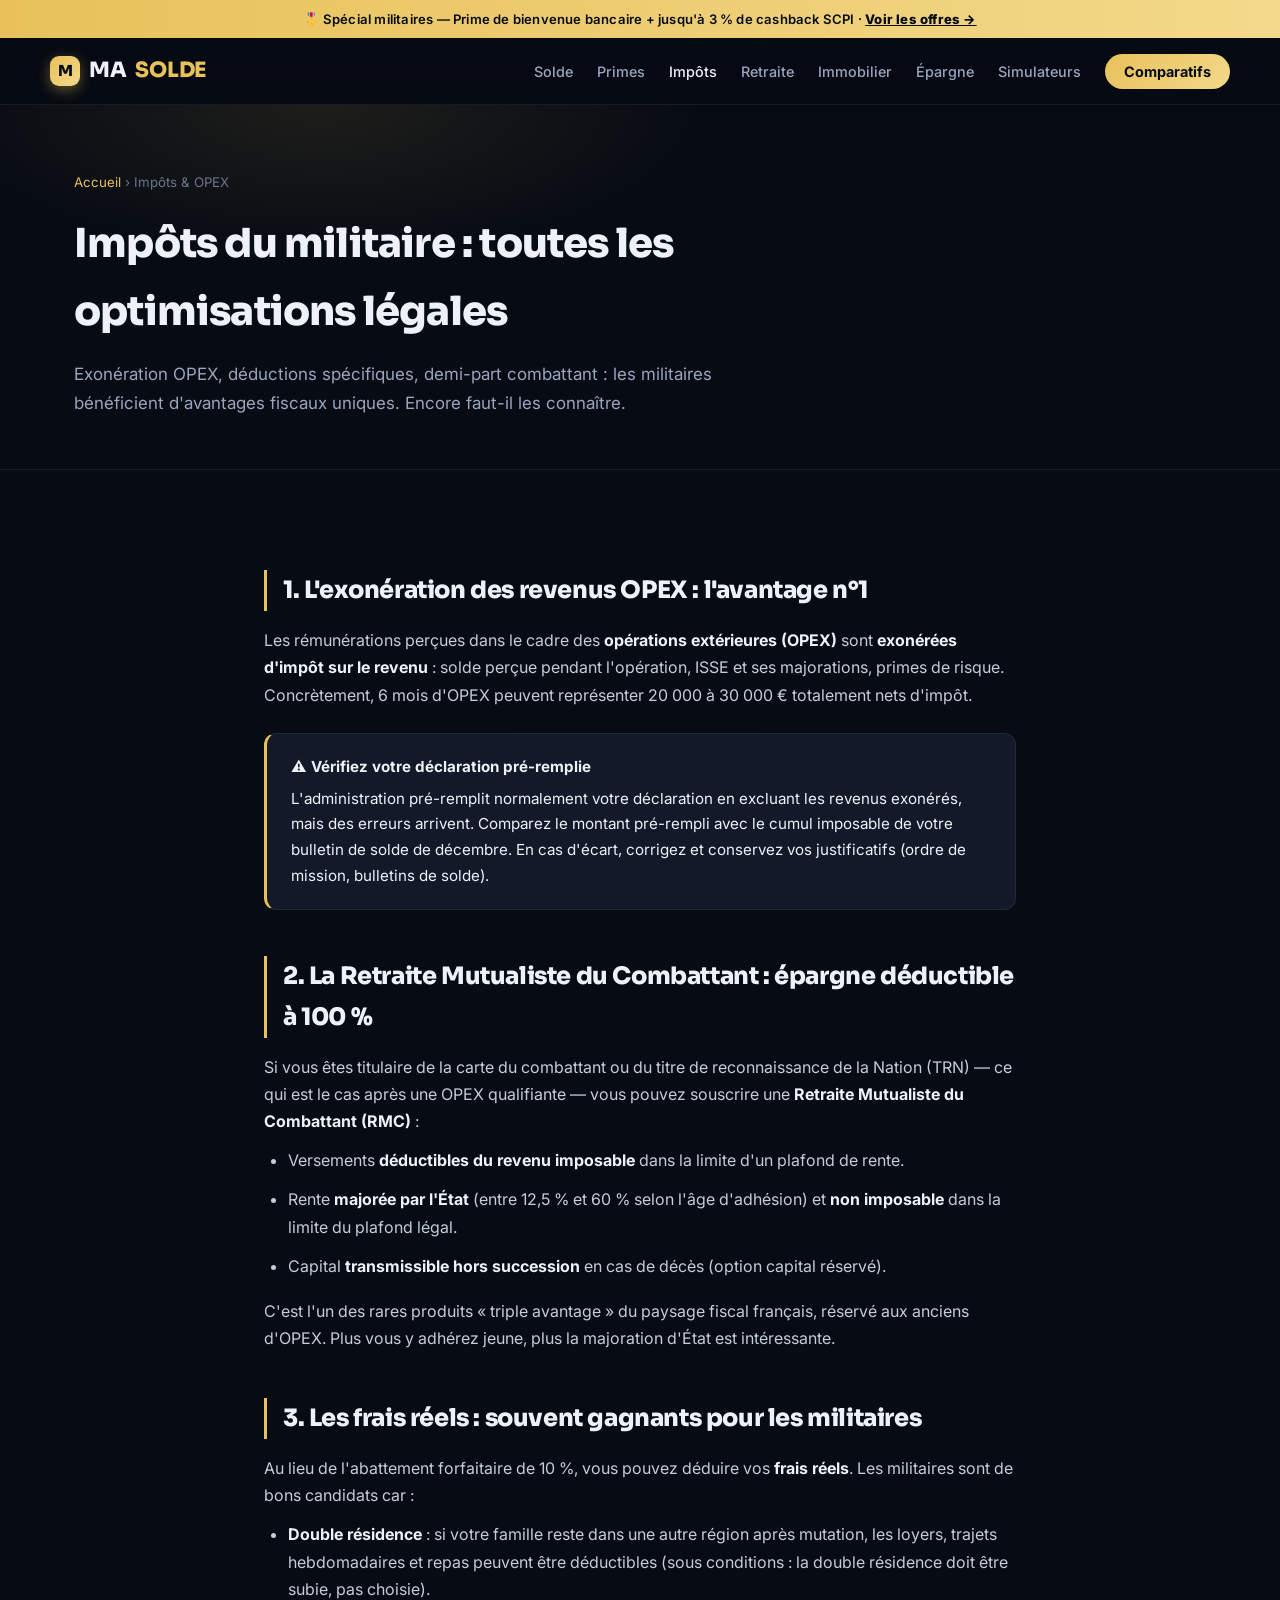
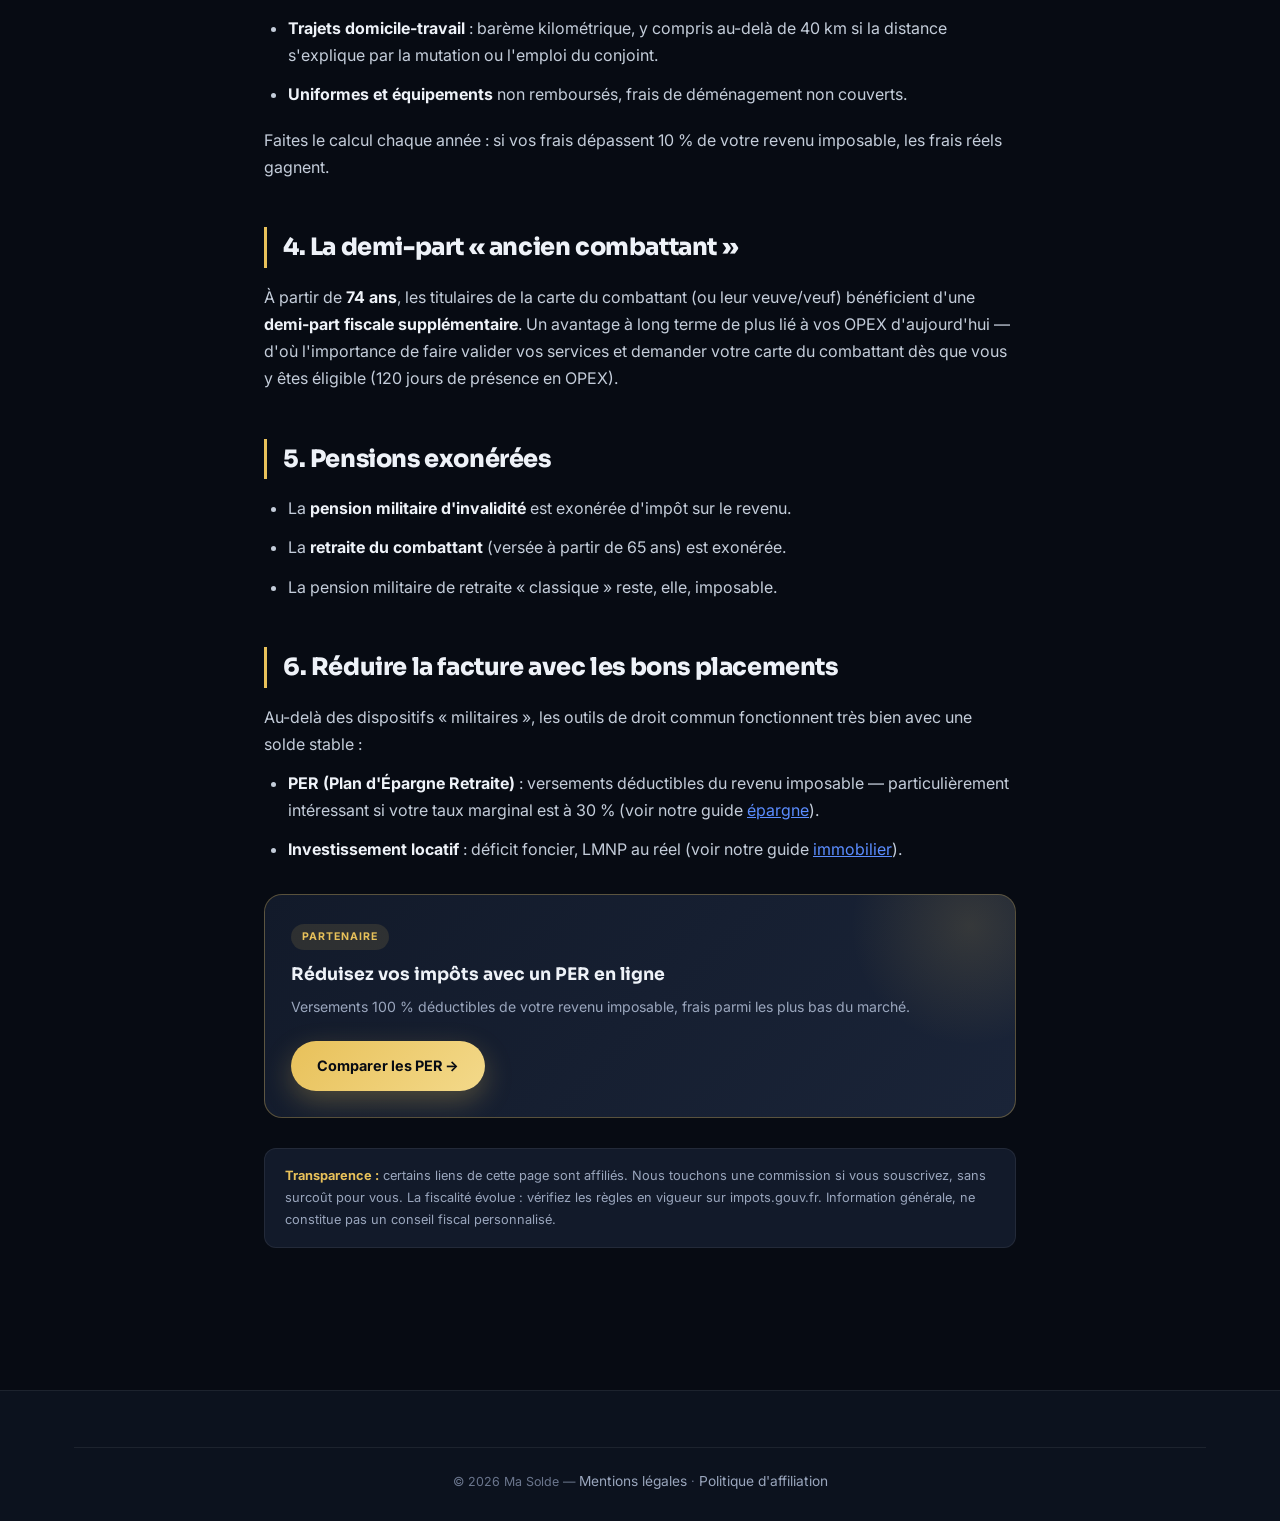
<file: guides/impots-opex.html>
<!DOCTYPE html>
<html lang="fr">
<head>
  <meta charset="UTF-8">
  <meta name="viewport" content="width=device-width, initial-scale=1.0">
  <title>Impôts du militaire : exonération OPEX, frais réels, demi-part combattant | Ma Solde</title>
  <meta name="description" content="Fiscalité des militaires : exonération totale des revenus OPEX (ISSE), déduction Retraite Mutualiste du Combattant, frais réels, demi-part ancien combattant. Guide complet.">
  <link rel="canonical" href="https://masolde.fr/guides/impots-opex.html">
  <meta name="robots" content="index, follow, max-snippet:-1, max-image-preview:large, max-video-preview:-1">
  <meta name="author" content="Ma Solde">
  <meta name="theme-color" content="#0d1b2e">
  <!-- Open Graph -->
  <meta property="og:type" content="article">
  <meta property="og:site_name" content="Ma Solde">
  <meta property="og:locale" content="fr_FR">
  <meta property="og:title" content="Impôts du militaire : exonération OPEX, frais réels, demi-part combattant">
  <meta property="og:description" content="Fiscalité des militaires : exonération totale des revenus OPEX (ISSE), déduction Retraite Mutualiste du Combattant, frais réels, demi-part ancien combattant. Guide complet 2026.">
  <meta property="og:url" content="https://masolde.fr/guides/impots-opex.html">
  <meta property="og:image" content="https://masolde.fr/assets/img/og-masolde.jpg">
  <!-- Twitter Card -->
  <meta name="twitter:card" content="summary_large_image">
  <meta name="twitter:title" content="Impôts du militaire : guide complet des avantages fiscaux">
  <meta name="twitter:description" content="Exonération OPEX, Retraite Mutualiste du Combattant, frais réels, demi-part combattant : optimisez votre fiscalité.">
  <meta name="twitter:image" content="https://masolde.fr/assets/img/og-masolde.jpg">
  <!-- Structured Data -->
  <script type="application/ld+json">
  [
    {
      "@context": "https://schema.org",
      "@type": "BreadcrumbList",
      "itemListElement": [
        { "@type": "ListItem", "position": 1, "name": "Accueil", "item": "https://masolde.fr/" },
        { "@type": "ListItem", "position": 2, "name": "Impôts & OPEX", "item": "https://masolde.fr/guides/impots-opex.html" }
      ]
    },
    {
      "@context": "https://schema.org",
      "@type": "Article",
      "headline": "Impôts du militaire : toutes les optimisations légales",
      "description": "Fiscalité des militaires : exonération totale des revenus OPEX, déduction Retraite Mutualiste du Combattant, frais réels, demi-part ancien combattant.",
      "url": "https://masolde.fr/guides/impots-opex.html",
      "datePublished": "2026-01-01",
      "dateModified": "2026-06-14",
      "inLanguage": "fr-FR",
      "author": { "@type": "Organization", "name": "Ma Solde", "url": "https://masolde.fr" },
      "publisher": { "@type": "Organization", "name": "Ma Solde", "url": "https://masolde.fr", "logo": { "@type": "ImageObject", "url": "https://masolde.fr/assets/img/og-masolde.jpg" } },
      "about": [
        { "@type": "Thing", "name": "Exonération fiscale OPEX", "description": "Exonération totale d'impôt sur le revenu des rémunérations perçues lors des opérations extérieures" },
        { "@type": "Thing", "name": "Retraite Mutualiste du Combattant", "description": "Produit d'épargne retraite réservé aux titulaires de la carte du combattant ou du TRN, offrant un triple avantage fiscal" },
        { "@type": "Thing", "name": "Frais réels", "description": "Option fiscale permettant de déduire les frais professionnels réels au lieu de l'abattement forfaitaire de 10 %" }
      ],
      "speakable": { "@type": "SpeakableSpecification", "cssSelector": ["h1", "h2", ".callout-warn", ".callout-info"] },
      "mentions": [
        { "@type": "Organization", "name": "Direction générale des Finances publiques", "url": "https://www.impots.gouv.fr" }
      ]
    }
  ]
  </script>
  <link rel="stylesheet" href="../assets/css/style.css?v=5">
</head>
<body data-root="../">
<div class="topbar">🎖️ Spécial militaires — Prime de bienvenue bancaire + jusqu'à 3 % de cashback SCPI · <a href="../comparatifs.html">Voir les offres →</a></div>
<header>
  <div class="container nav">
    <a href="../index.html" class="logo"><span class="mark">M</span>MA <span>SOLDE</span></a>
    <button class="burger" aria-label="Menu">☰</button>
    <ul class="nav-links">
      <li><a href="solde-militaire.html">Solde</a></li>
      <li><a href="primes-indemnites.html">Primes</a></li>
      <li><a href="impots-opex.html" class="active">Impôts</a></li>
      <li><a href="retraite-militaire.html">Retraite</a></li>
      <li><a href="investir-immobilier.html">Immobilier</a></li>
      <li><a href="epargne-placements.html">Épargne</a></li>
      <li><a href="../simulateurs.html">Simulateurs</a></li>
      <li><a href="../comparatifs.html" class="nav-cta">Comparatifs</a></li>
    </ul>
  </div>
</header>

<div class="article-header">
  <div class="container">
    <div class="breadcrumb"><a href="../index.html">Accueil</a> › Impôts &amp; OPEX</div>
    <h1>Impôts du militaire : toutes les optimisations légales</h1>
    <p>Exonération OPEX, déductions spécifiques, demi-part combattant : les militaires bénéficient d'avantages fiscaux uniques. Encore faut-il les connaître.</p>
  </div>
</div>

<div class="article-body">
  <h2>1. L'exonération des revenus OPEX : l'avantage n°1</h2>
  <p>Les rémunérations perçues dans le cadre des <strong>opérations extérieures (OPEX)</strong> sont <strong>exonérées d'impôt sur le revenu</strong> : solde perçue pendant l'opération, ISSE et ses majorations, primes de risque. Concrètement, 6 mois d'OPEX peuvent représenter 20 000 à 30 000 € totalement nets d'impôt.</p>
  <div class="callout callout-warn">
    <strong>⚠️ Vérifiez votre déclaration pré-remplie</strong>
    L'administration pré-remplit normalement votre déclaration en excluant les revenus exonérés, mais des erreurs arrivent. Comparez le montant pré-rempli avec le cumul imposable de votre bulletin de solde de décembre. En cas d'écart, corrigez et conservez vos justificatifs (ordre de mission, bulletins de solde).
  </div>

  <h2>2. La Retraite Mutualiste du Combattant : épargne déductible à 100 %</h2>
  <p>Si vous êtes titulaire de la carte du combattant ou du titre de reconnaissance de la Nation (TRN) — ce qui est le cas après une OPEX qualifiante — vous pouvez souscrire une <strong>Retraite Mutualiste du Combattant (RMC)</strong> :</p>
  <ul>
    <li>Versements <strong>déductibles du revenu imposable</strong> dans la limite d'un plafond de rente.</li>
    <li>Rente <strong>majorée par l'État</strong> (entre 12,5 % et 60 % selon l'âge d'adhésion) et <strong>non imposable</strong> dans la limite du plafond légal.</li>
    <li>Capital <strong>transmissible hors succession</strong> en cas de décès (option capital réservé).</li>
  </ul>
  <p>C'est l'un des rares produits « triple avantage » du paysage fiscal français, réservé aux anciens d'OPEX. Plus vous y adhérez jeune, plus la majoration d'État est intéressante.</p>

  <h2>3. Les frais réels : souvent gagnants pour les militaires</h2>
  <p>Au lieu de l'abattement forfaitaire de 10 %, vous pouvez déduire vos <strong>frais réels</strong>. Les militaires sont de bons candidats car :</p>
  <ul>
    <li><strong>Double résidence</strong> : si votre famille reste dans une autre région après mutation, les loyers, trajets hebdomadaires et repas peuvent être déductibles (sous conditions : la double résidence doit être subie, pas choisie).</li>
    <li><strong>Trajets domicile-travail</strong> : barème kilométrique, y compris au-delà de 40 km si la distance s'explique par la mutation ou l'emploi du conjoint.</li>
    <li><strong>Uniformes et équipements</strong> non remboursés, frais de déménagement non couverts.</li>
  </ul>
  <p>Faites le calcul chaque année : si vos frais dépassent 10 % de votre revenu imposable, les frais réels gagnent.</p>

  <h2>4. La demi-part « ancien combattant »</h2>
  <p>À partir de <strong>74 ans</strong>, les titulaires de la carte du combattant (ou leur veuve/veuf) bénéficient d'une <strong>demi-part fiscale supplémentaire</strong>. Un avantage à long terme de plus lié à vos OPEX d'aujourd'hui — d'où l'importance de faire valider vos services et demander votre carte du combattant dès que vous y êtes éligible (120 jours de présence en OPEX).</p>

  <h2>5. Pensions exonérées</h2>
  <ul>
    <li>La <strong>pension militaire d'invalidité</strong> est exonérée d'impôt sur le revenu.</li>
    <li>La <strong>retraite du combattant</strong> (versée à partir de 65 ans) est exonérée.</li>
    <li>La pension militaire de retraite « classique » reste, elle, imposable.</li>
  </ul>

  <h2>6. Réduire la facture avec les bons placements</h2>
  <p>Au-delà des dispositifs « militaires », les outils de droit commun fonctionnent très bien avec une solde stable :</p>
  <ul>
    <li><strong>PER (Plan d'Épargne Retraite)</strong> : versements déductibles du revenu imposable — particulièrement intéressant si votre taux marginal est à 30 % (voir notre guide <a href="epargne-placements.html">épargne</a>).</li>
    <li><strong>Investissement locatif</strong> : déficit foncier, LMNP au réel (voir notre guide <a href="investir-immobilier.html">immobilier</a>).</li>
  </ul>

  <div class="aff-box">
    <div class="aff-text">
      <span class="aff-badge">Partenaire</span>
      <h4>Réduisez vos impôts avec un PER en ligne</h4>
      <p>Versements 100 % déductibles de votre revenu imposable, frais parmi les plus bas du marché.</p>
    </div>
    <a class="btn btn-cta" data-aff="per_yomoni" href="../comparatifs.html">Comparer les PER →</a>
  </div>

  <div class="disclosure">
    <strong>Transparence :</strong> certains liens de cette page sont affiliés. Nous touchons une commission si vous souscrivez, sans surcoût pour vous. La fiscalité évolue : vérifiez les règles en vigueur sur impots.gouv.fr. Information générale, ne constitue pas un conseil fiscal personnalisé.
  </div>
</div>

<footer>
  <div class="container">
    <div class="footer-bottom">© 2026 Ma Solde — <a href="../mentions-legales.html">Mentions légales</a> · <a href="../mentions-legales.html#affiliation">Politique d'affiliation</a></div>
  </div>
</footer>
<div class="sticky-cta" id="stickyCta">
  <div class="sc-text">🏆 Les meilleures offres militaires<small>Banques, assurance-vie, SCPI</small></div>
  <a href="../comparatifs.html" class="btn btn-cta">Voir →</a>
</div>
<script src="../assets/js/analytics.js"></script>
<script src="../assets/js/affiliates.js"></script>
<script src="../assets/js/main.js"></script>
</body>
</html>
</file>
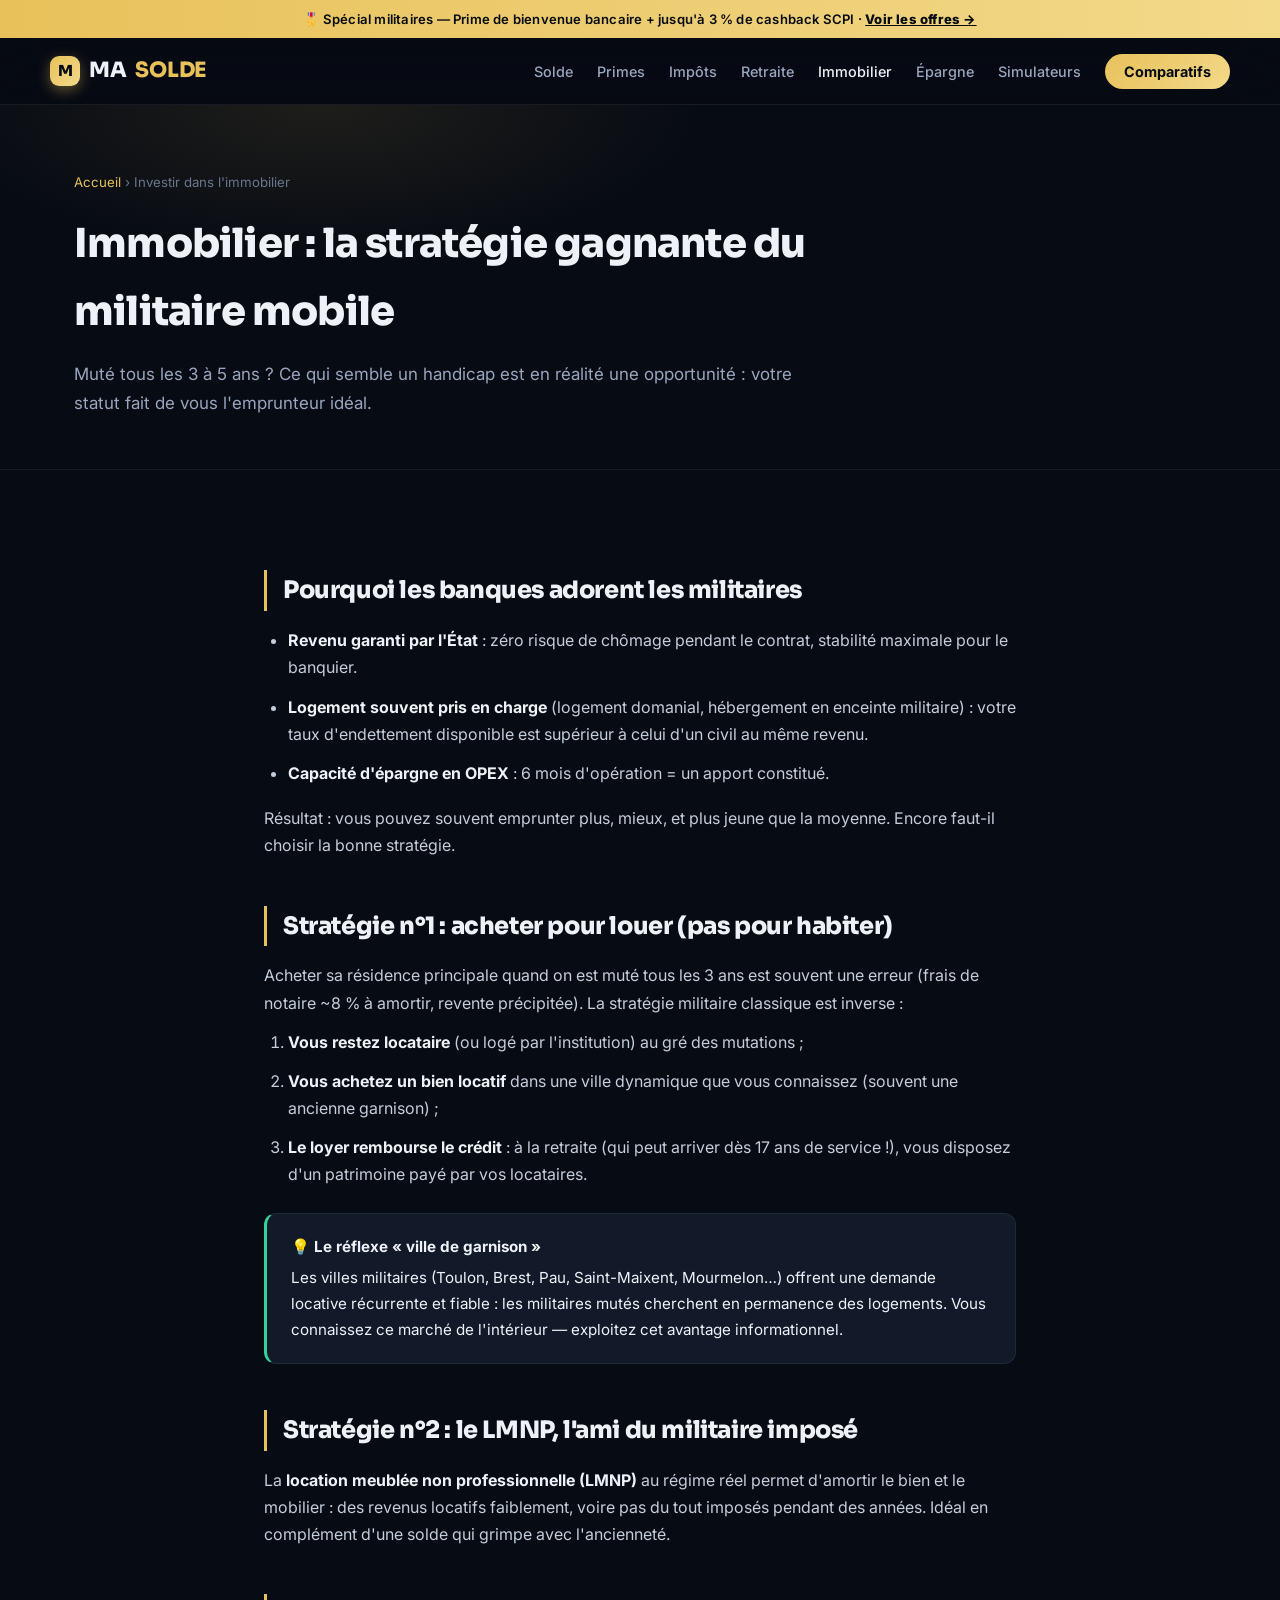
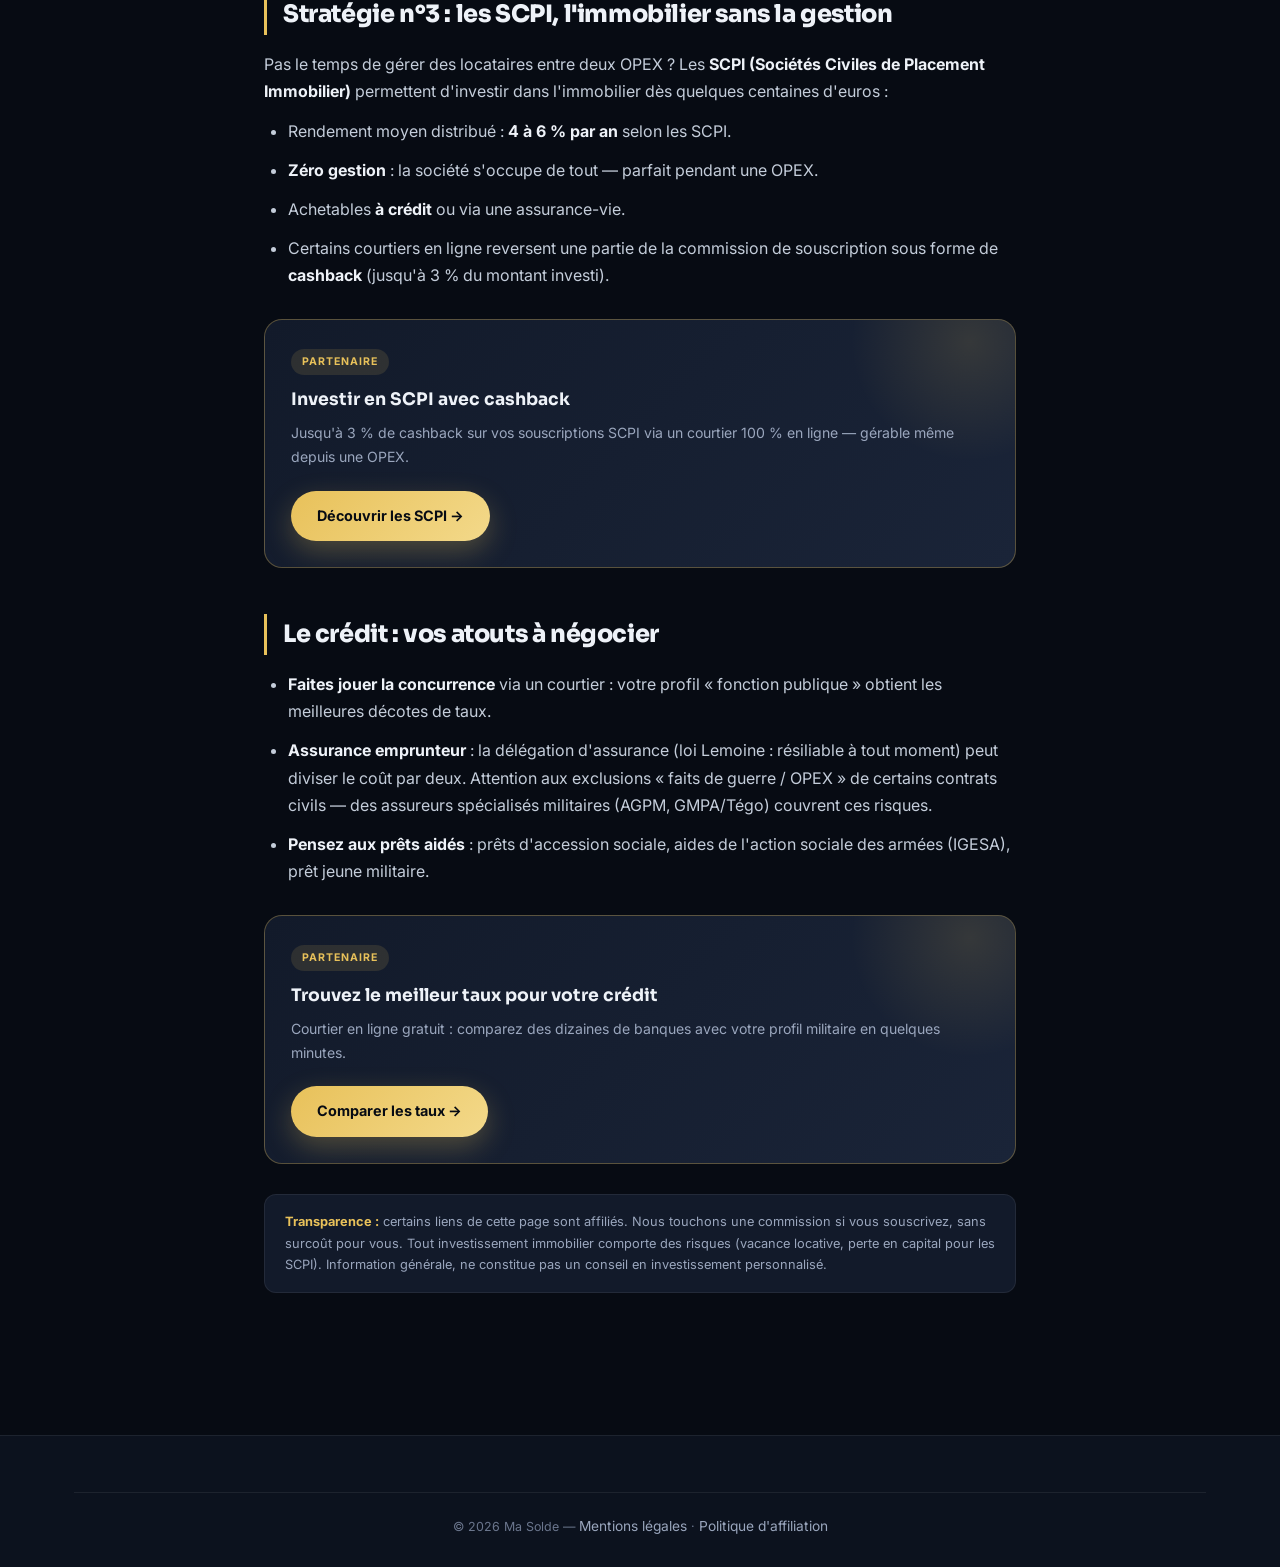
<file: guides/investir-immobilier.html>
<!DOCTYPE html>
<html lang="fr">
<head>
  <meta charset="UTF-8">
  <meta name="viewport" content="width=device-width, initial-scale=1.0">
  <title>Immobilier pour militaires : investir malgré les mutations (locatif, SCPI, LMNP) | Ma Solde</title>
  <meta name="description" content="Militaire et mobile ? Investissement locatif, LMNP, SCPI : les stratégies immobilières adaptées aux mutations, avec un statut que les banques adorent.">
  <link rel="canonical" href="https://masolde.fr/guides/investir-immobilier.html">
  <meta name="robots" content="index, follow, max-snippet:-1, max-image-preview:large, max-video-preview:-1">
  <meta name="author" content="Ma Solde">
  <meta name="theme-color" content="#0d1b2e">
  <!-- Open Graph -->
  <meta property="og:type" content="article">
  <meta property="og:site_name" content="Ma Solde">
  <meta property="og:locale" content="fr_FR">
  <meta property="og:title" content="Immobilier pour militaires : investir malgré les mutations (locatif, SCPI, LMNP)">
  <meta property="og:description" content="Militaire et mobile ? Investissement locatif, LMNP, SCPI : les stratégies immobilières adaptées aux mutations, avec un statut que les banques adorent.">
  <meta property="og:url" content="https://masolde.fr/guides/investir-immobilier.html">
  <meta property="og:image" content="https://masolde.fr/assets/img/og-masolde.jpg">
  <!-- Twitter Card -->
  <meta name="twitter:card" content="summary_large_image">
  <meta name="twitter:title" content="Investissement immobilier militaire : locatif, SCPI, LMNP">
  <meta name="twitter:description" content="Muté tous les 3 ans ? Locatif, SCPI et LMNP sont les stratégies gagnantes pour les militaires.">
  <meta name="twitter:image" content="https://masolde.fr/assets/img/og-masolde.jpg">
  <!-- Structured Data -->
  <script type="application/ld+json">
  [
    {
      "@context": "https://schema.org",
      "@type": "BreadcrumbList",
      "itemListElement": [
        { "@type": "ListItem", "position": 1, "name": "Accueil", "item": "https://masolde.fr/" },
        { "@type": "ListItem", "position": 2, "name": "Investir dans l'immobilier", "item": "https://masolde.fr/guides/investir-immobilier.html" }
      ]
    },
    {
      "@context": "https://schema.org",
      "@type": "Article",
      "headline": "Immobilier : la stratégie gagnante du militaire mobile",
      "description": "Investissement immobilier adapté aux militaires soumis aux mutations : locatif dans les villes de garnison, LMNP au réel, SCPI pour l'immobilier sans gestion.",
      "url": "https://masolde.fr/guides/investir-immobilier.html",
      "datePublished": "2026-01-01",
      "dateModified": "2026-06-14",
      "inLanguage": "fr-FR",
      "author": { "@type": "Organization", "name": "Ma Solde", "url": "https://masolde.fr" },
      "publisher": { "@type": "Organization", "name": "Ma Solde", "url": "https://masolde.fr", "logo": { "@type": "ImageObject", "url": "https://masolde.fr/assets/img/og-masolde.jpg" } },
      "about": [
        { "@type": "Thing", "name": "Investissement locatif pour militaires", "description": "Stratégie d'investissement immobilier adaptée aux mutations fréquentes : achat locatif plutôt que résidence principale" },
        { "@type": "Thing", "name": "LMNP", "description": "Location Meublée Non Professionnelle au régime réel, permettant d'amortir le bien et le mobilier pour réduire l'imposition des revenus locatifs" },
        { "@type": "Thing", "name": "SCPI", "description": "Sociétés Civiles de Placement Immobilier, permettant d'investir dans l'immobilier sans gestion locative, idéal pendant les OPEX" }
      ],
      "speakable": { "@type": "SpeakableSpecification", "cssSelector": ["h1", "h2", ".callout-tip"] }
    }
  ]
  </script>
  <link rel="stylesheet" href="../assets/css/style.css?v=5">
</head>
<body data-root="../">
<div class="topbar">🎖️ Spécial militaires — Prime de bienvenue bancaire + jusqu'à 3 % de cashback SCPI · <a href="../comparatifs.html">Voir les offres →</a></div>
<header>
  <div class="container nav">
    <a href="../index.html" class="logo"><span class="mark">M</span>MA <span>SOLDE</span></a>
    <button class="burger" aria-label="Menu">☰</button>
    <ul class="nav-links">
      <li><a href="solde-militaire.html">Solde</a></li>
      <li><a href="primes-indemnites.html">Primes</a></li>
      <li><a href="impots-opex.html">Impôts</a></li>
      <li><a href="retraite-militaire.html">Retraite</a></li>
      <li><a href="investir-immobilier.html" class="active">Immobilier</a></li>
      <li><a href="epargne-placements.html">Épargne</a></li>
      <li><a href="../simulateurs.html">Simulateurs</a></li>
      <li><a href="../comparatifs.html" class="nav-cta">Comparatifs</a></li>
    </ul>
  </div>
</header>

<div class="article-header">
  <div class="container">
    <div class="breadcrumb"><a href="../index.html">Accueil</a> › Investir dans l'immobilier</div>
    <h1>Immobilier : la stratégie gagnante du militaire mobile</h1>
    <p>Muté tous les 3 à 5 ans ? Ce qui semble un handicap est en réalité une opportunité : votre statut fait de vous l'emprunteur idéal.</p>
  </div>
</div>

<div class="article-body">
  <h2>Pourquoi les banques adorent les militaires</h2>
  <ul>
    <li><strong>Revenu garanti par l'État</strong> : zéro risque de chômage pendant le contrat, stabilité maximale pour le banquier.</li>
    <li><strong>Logement souvent pris en charge</strong> (logement domanial, hébergement en enceinte militaire) : votre taux d'endettement disponible est supérieur à celui d'un civil au même revenu.</li>
    <li><strong>Capacité d'épargne en OPEX</strong> : 6 mois d'opération = un apport constitué.</li>
  </ul>
  <p>Résultat : vous pouvez souvent emprunter plus, mieux, et plus jeune que la moyenne. Encore faut-il choisir la bonne stratégie.</p>

  <h2>Stratégie n°1 : acheter pour louer (pas pour habiter)</h2>
  <p>Acheter sa résidence principale quand on est muté tous les 3 ans est souvent une erreur (frais de notaire ~8 % à amortir, revente précipitée). La stratégie militaire classique est inverse :</p>
  <ol>
    <li><strong>Vous restez locataire</strong> (ou logé par l'institution) au gré des mutations ;</li>
    <li><strong>Vous achetez un bien locatif</strong> dans une ville dynamique que vous connaissez (souvent une ancienne garnison) ;</li>
    <li><strong>Le loyer rembourse le crédit</strong> : à la retraite (qui peut arriver dès 17 ans de service !), vous disposez d'un patrimoine payé par vos locataires.</li>
  </ol>
  <div class="callout callout-tip">
    <strong>💡 Le réflexe « ville de garnison »</strong>
    Les villes militaires (Toulon, Brest, Pau, Saint-Maixent, Mourmelon…) offrent une demande locative récurrente et fiable : les militaires mutés cherchent en permanence des logements. Vous connaissez ce marché de l'intérieur — exploitez cet avantage informationnel.
  </div>

  <h2>Stratégie n°2 : le LMNP, l'ami du militaire imposé</h2>
  <p>La <strong>location meublée non professionnelle (LMNP)</strong> au régime réel permet d'amortir le bien et le mobilier : des revenus locatifs faiblement, voire pas du tout imposés pendant des années. Idéal en complément d'une solde qui grimpe avec l'ancienneté.</p>

  <h2>Stratégie n°3 : les SCPI, l'immobilier sans la gestion</h2>
  <p>Pas le temps de gérer des locataires entre deux OPEX ? Les <strong>SCPI (Sociétés Civiles de Placement Immobilier)</strong> permettent d'investir dans l'immobilier dès quelques centaines d'euros :</p>
  <ul>
    <li>Rendement moyen distribué : <strong>4 à 6 % par an</strong> selon les SCPI.</li>
    <li><strong>Zéro gestion</strong> : la société s'occupe de tout — parfait pendant une OPEX.</li>
    <li>Achetables <strong>à crédit</strong> ou via une assurance-vie.</li>
    <li>Certains courtiers en ligne reversent une partie de la commission de souscription sous forme de <strong>cashback</strong> (jusqu'à 3 % du montant investi).</li>
  </ul>

  <div class="aff-box">
    <div class="aff-text">
      <span class="aff-badge">Partenaire</span>
      <h4>Investir en SCPI avec cashback</h4>
      <p>Jusqu'à 3 % de cashback sur vos souscriptions SCPI via un courtier 100 % en ligne — gérable même depuis une OPEX.</p>
    </div>
    <a class="btn btn-cta" data-aff="louveinvest" href="../comparatifs.html">Découvrir les SCPI →</a>
  </div>

  <h2>Le crédit : vos atouts à négocier</h2>
  <ul>
    <li><strong>Faites jouer la concurrence</strong> via un courtier : votre profil « fonction publique » obtient les meilleures décotes de taux.</li>
    <li><strong>Assurance emprunteur</strong> : la délégation d'assurance (loi Lemoine : résiliable à tout moment) peut diviser le coût par deux. Attention aux exclusions « faits de guerre / OPEX » de certains contrats civils — des assureurs spécialisés militaires (AGPM, GMPA/Tégo) couvrent ces risques.</li>
    <li><strong>Pensez aux prêts aidés</strong> : prêts d'accession sociale, aides de l'action sociale des armées (IGESA), prêt jeune militaire.</li>
  </ul>

  <div class="aff-box">
    <div class="aff-text">
      <span class="aff-badge">Partenaire</span>
      <h4>Trouvez le meilleur taux pour votre crédit</h4>
      <p>Courtier en ligne gratuit : comparez des dizaines de banques avec votre profil militaire en quelques minutes.</p>
    </div>
    <a class="btn btn-cta" data-aff="pretto" href="../comparatifs.html">Comparer les taux →</a>
  </div>

  <div class="disclosure">
    <strong>Transparence :</strong> certains liens de cette page sont affiliés. Nous touchons une commission si vous souscrivez, sans surcoût pour vous. Tout investissement immobilier comporte des risques (vacance locative, perte en capital pour les SCPI). Information générale, ne constitue pas un conseil en investissement personnalisé.
  </div>
</div>

<footer>
  <div class="container">
    <div class="footer-bottom">© 2026 Ma Solde — <a href="../mentions-legales.html">Mentions légales</a> · <a href="../mentions-legales.html#affiliation">Politique d'affiliation</a></div>
  </div>
</footer>
<div class="sticky-cta" id="stickyCta">
  <div class="sc-text">🏆 Les meilleures offres militaires<small>Banques, assurance-vie, SCPI</small></div>
  <a href="../comparatifs.html" class="btn btn-cta">Voir →</a>
</div>
<script src="../assets/js/analytics.js"></script>
<script src="../assets/js/affiliates.js"></script>
<script src="../assets/js/main.js"></script>
</body>
</html>
</file>
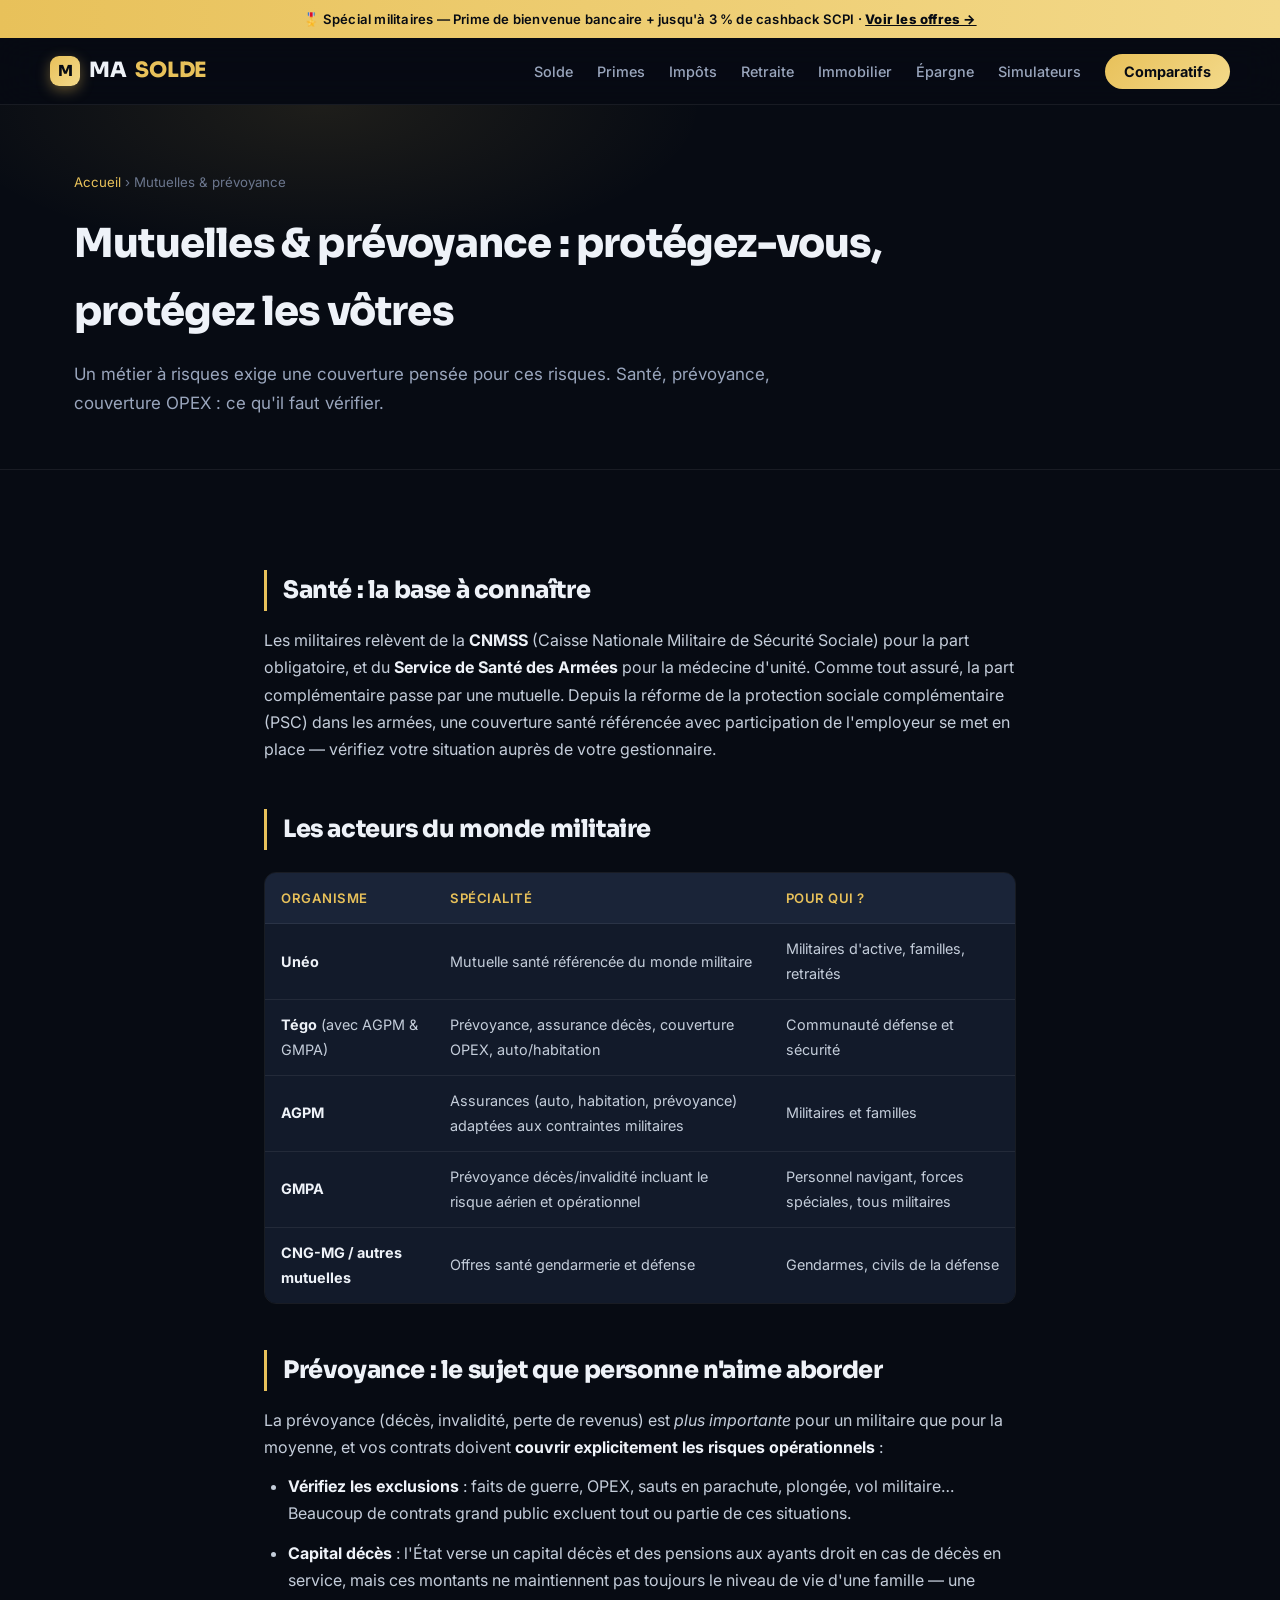
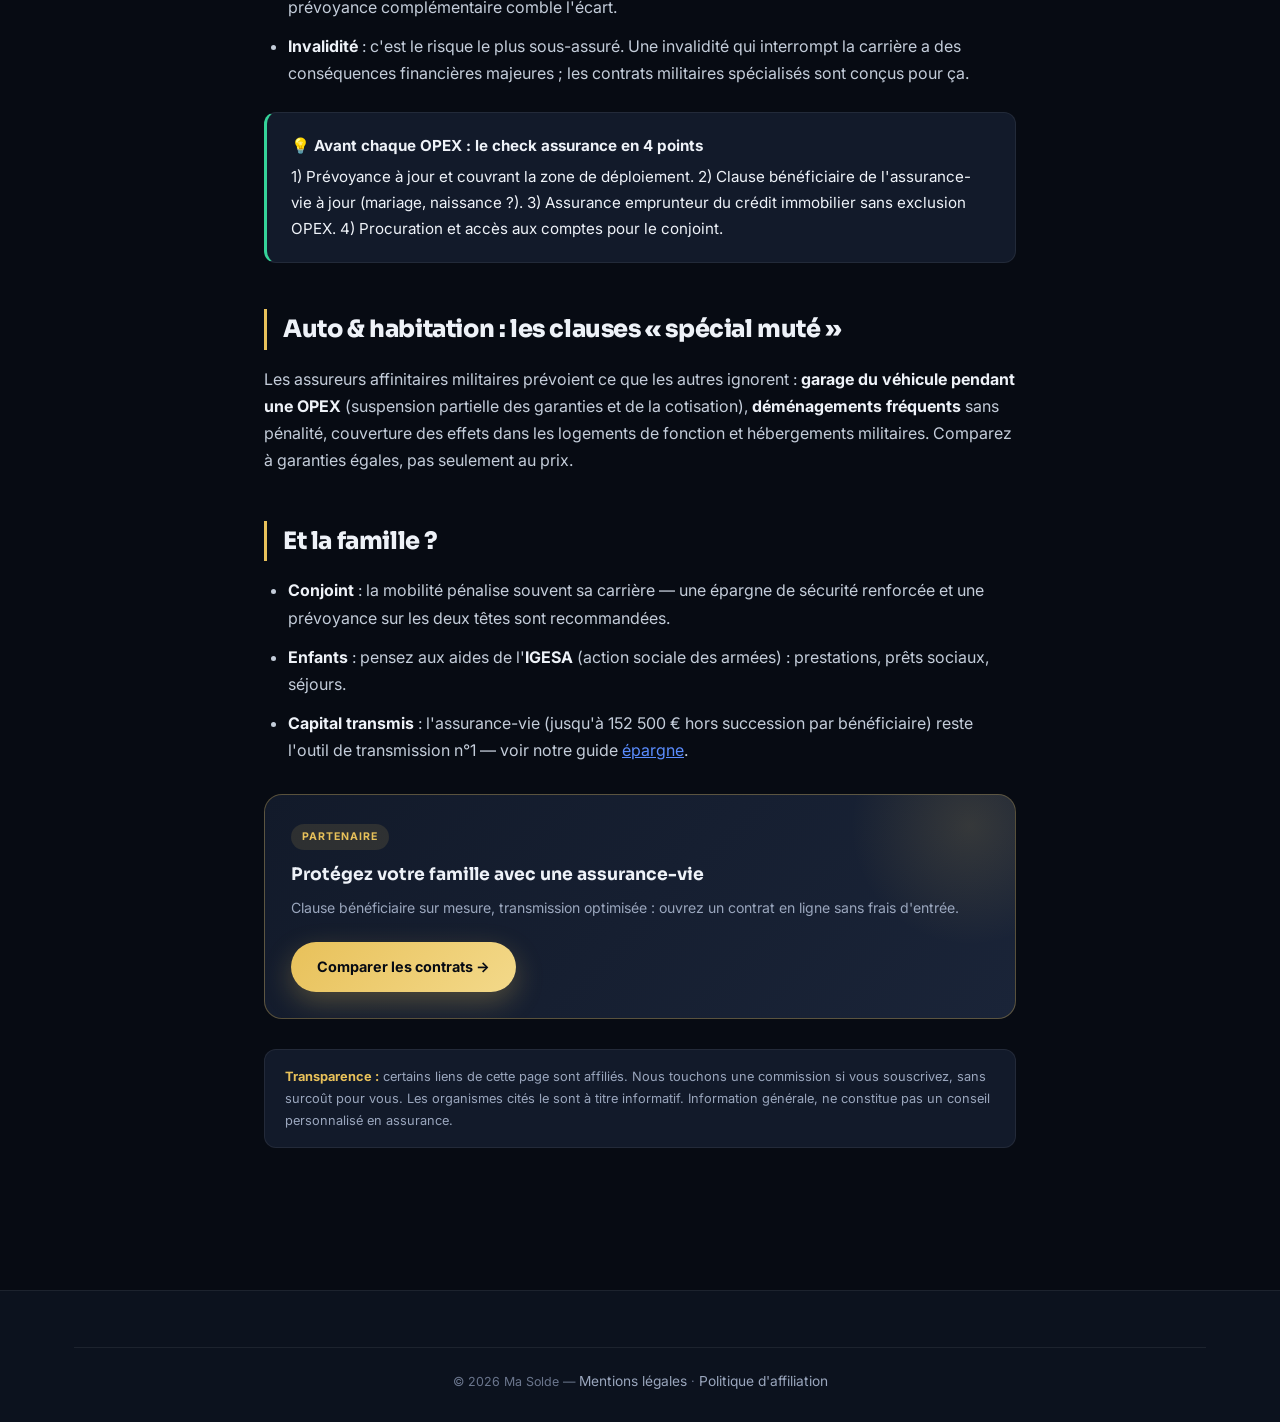
<file: guides/mutuelles-assurances.html>
<!DOCTYPE html>
<html lang="fr">
<head>
  <meta charset="UTF-8">
  <meta name="viewport" content="width=device-width, initial-scale=1.0">
  <title>Mutuelles et prévoyance militaires : Unéo, Tégo, AGPM, GMPA | Ma Solde</title>
  <meta name="description" content="Quelle mutuelle et quelle prévoyance quand on est militaire ? Unéo, Tégo (AGPM/GMPA), couverture OPEX, protection de la famille : le guide pour bien se couvrir.">
  <link rel="canonical" href="https://masolde.fr/guides/mutuelles-assurances.html">
  <meta name="robots" content="index, follow, max-snippet:-1, max-image-preview:large, max-video-preview:-1">
  <meta name="author" content="Ma Solde">
  <meta name="theme-color" content="#0d1b2e">
  <!-- Open Graph -->
  <meta property="og:type" content="article">
  <meta property="og:site_name" content="Ma Solde">
  <meta property="og:locale" content="fr_FR">
  <meta property="og:title" content="Mutuelles et prévoyance militaires : Unéo, Tégo, AGPM, GMPA">
  <meta property="og:description" content="Quelle mutuelle et quelle prévoyance quand on est militaire ? Unéo, Tégo (AGPM/GMPA), couverture OPEX, protection de la famille : le guide complet 2026.">
  <meta property="og:url" content="https://masolde.fr/guides/mutuelles-assurances.html">
  <meta property="og:image" content="https://masolde.fr/assets/img/og-masolde.jpg">
  <!-- Twitter Card -->
  <meta name="twitter:card" content="summary_large_image">
  <meta name="twitter:title" content="Mutuelles & prévoyance militaires : Unéo, AGPM, GMPA, Tégo">
  <meta name="twitter:description" content="Bien se couvrir en tant que militaire : santé, prévoyance décès/invalidité, couverture OPEX, assurance famille.">
  <meta name="twitter:image" content="https://masolde.fr/assets/img/og-masolde.jpg">
  <!-- Structured Data -->
  <script type="application/ld+json">
  [
    {
      "@context": "https://schema.org",
      "@type": "BreadcrumbList",
      "itemListElement": [
        { "@type": "ListItem", "position": 1, "name": "Accueil", "item": "https://masolde.fr/" },
        { "@type": "ListItem", "position": 2, "name": "Mutuelles & prévoyance", "item": "https://masolde.fr/guides/mutuelles-assurances.html" }
      ]
    },
    {
      "@context": "https://schema.org",
      "@type": "Article",
      "headline": "Mutuelles & prévoyance : protégez-vous, protégez les vôtres",
      "description": "Quelle mutuelle et quelle prévoyance quand on est militaire ? Unéo, Tégo (AGPM/GMPA), couverture OPEX, protection de la famille.",
      "url": "https://masolde.fr/guides/mutuelles-assurances.html",
      "datePublished": "2026-01-01",
      "dateModified": "2026-06-14",
      "inLanguage": "fr-FR",
      "author": { "@type": "Organization", "name": "Ma Solde", "url": "https://masolde.fr" },
      "publisher": { "@type": "Organization", "name": "Ma Solde", "url": "https://masolde.fr", "logo": { "@type": "ImageObject", "url": "https://masolde.fr/assets/img/og-masolde.jpg" } },
      "about": [
        { "@type": "Thing", "name": "Mutuelle militaire", "description": "Complémentaire santé adaptée aux militaires, avec des acteurs spécialisés comme Unéo (référencée PSC pour les armées) et CNMSS (régime obligatoire militaire)" },
        { "@type": "Thing", "name": "Prévoyance militaire", "description": "Assurance décès et invalidité couvrant spécifiquement les risques opérationnels OPEX et faits de guerre, souvent exclus des contrats civils" },
        { "@type": "Organization", "name": "Unéo", "description": "Mutuelle santé référencée du monde militaire, pour les militaires d'active, familles et retraités" },
        { "@type": "Organization", "name": "AGPM", "description": "Assurances militaires : auto, habitation, prévoyance adaptées aux contraintes militaires" },
        { "@type": "Organization", "name": "GMPA", "description": "Prévoyance décès/invalidité incluant le risque aérien et opérationnel pour les militaires" }
      ],
      "speakable": { "@type": "SpeakableSpecification", "cssSelector": ["h1", "h2", ".callout-tip"] }
    }
  ]
  </script>
  <link rel="stylesheet" href="../assets/css/style.css?v=5">
</head>
<body data-root="../">
<div class="topbar">🎖️ Spécial militaires — Prime de bienvenue bancaire + jusqu'à 3 % de cashback SCPI · <a href="../comparatifs.html">Voir les offres →</a></div>
<header>
  <div class="container nav">
    <a href="../index.html" class="logo"><span class="mark">M</span>MA <span>SOLDE</span></a>
    <button class="burger" aria-label="Menu">☰</button>
    <ul class="nav-links">
      <li><a href="solde-militaire.html">Solde</a></li>
      <li><a href="primes-indemnites.html">Primes</a></li>
      <li><a href="impots-opex.html">Impôts</a></li>
      <li><a href="retraite-militaire.html">Retraite</a></li>
      <li><a href="investir-immobilier.html">Immobilier</a></li>
      <li><a href="epargne-placements.html">Épargne</a></li>
      <li><a href="../simulateurs.html">Simulateurs</a></li>
      <li><a href="../comparatifs.html" class="nav-cta">Comparatifs</a></li>
    </ul>
  </div>
</header>

<div class="article-header">
  <div class="container">
    <div class="breadcrumb"><a href="../index.html">Accueil</a> › Mutuelles &amp; prévoyance</div>
    <h1>Mutuelles &amp; prévoyance : protégez-vous, protégez les vôtres</h1>
    <p>Un métier à risques exige une couverture pensée pour ces risques. Santé, prévoyance, couverture OPEX : ce qu'il faut vérifier.</p>
  </div>
</div>

<div class="article-body">
  <h2>Santé : la base à connaître</h2>
  <p>Les militaires relèvent de la <strong>CNMSS</strong> (Caisse Nationale Militaire de Sécurité Sociale) pour la part obligatoire, et du <strong>Service de Santé des Armées</strong> pour la médecine d'unité. Comme tout assuré, la part complémentaire passe par une mutuelle. Depuis la réforme de la protection sociale complémentaire (PSC) dans les armées, une couverture santé référencée avec participation de l'employeur se met en place — vérifiez votre situation auprès de votre gestionnaire.</p>

  <h2>Les acteurs du monde militaire</h2>
  <div class="table-wrap">
    <table>
      <tr><th>Organisme</th><th>Spécialité</th><th>Pour qui ?</th></tr>
      <tr><td><strong>Unéo</strong></td><td>Mutuelle santé référencée du monde militaire</td><td>Militaires d'active, familles, retraités</td></tr>
      <tr><td><strong>Tégo</strong> (avec AGPM &amp; GMPA)</td><td>Prévoyance, assurance décès, couverture OPEX, auto/habitation</td><td>Communauté défense et sécurité</td></tr>
      <tr><td><strong>AGPM</strong></td><td>Assurances (auto, habitation, prévoyance) adaptées aux contraintes militaires</td><td>Militaires et familles</td></tr>
      <tr><td><strong>GMPA</strong></td><td>Prévoyance décès/invalidité incluant le risque aérien et opérationnel</td><td>Personnel navigant, forces spéciales, tous militaires</td></tr>
      <tr><td><strong>CNG-MG / autres mutuelles</strong></td><td>Offres santé gendarmerie et défense</td><td>Gendarmes, civils de la défense</td></tr>
    </table>
  </div>

  <h2>Prévoyance : le sujet que personne n'aime aborder</h2>
  <p>La prévoyance (décès, invalidité, perte de revenus) est <em>plus importante</em> pour un militaire que pour la moyenne, et vos contrats doivent <strong>couvrir explicitement les risques opérationnels</strong> :</p>
  <ul>
    <li><strong>Vérifiez les exclusions</strong> : faits de guerre, OPEX, sauts en parachute, plongée, vol militaire… Beaucoup de contrats grand public excluent tout ou partie de ces situations.</li>
    <li><strong>Capital décès</strong> : l'État verse un capital décès et des pensions aux ayants droit en cas de décès en service, mais ces montants ne maintiennent pas toujours le niveau de vie d'une famille — une prévoyance complémentaire comble l'écart.</li>
    <li><strong>Invalidité</strong> : c'est le risque le plus sous-assuré. Une invalidité qui interrompt la carrière a des conséquences financières majeures ; les contrats militaires spécialisés sont conçus pour ça.</li>
  </ul>

  <div class="callout callout-tip">
    <strong>💡 Avant chaque OPEX : le check assurance en 4 points</strong>
    1) Prévoyance à jour et couvrant la zone de déploiement. 2) Clause bénéficiaire de l'assurance-vie à jour (mariage, naissance ?). 3) Assurance emprunteur du crédit immobilier sans exclusion OPEX. 4) Procuration et accès aux comptes pour le conjoint.
  </div>

  <h2>Auto &amp; habitation : les clauses « spécial muté »</h2>
  <p>Les assureurs affinitaires militaires prévoient ce que les autres ignorent : <strong>garage du véhicule pendant une OPEX</strong> (suspension partielle des garanties et de la cotisation), <strong>déménagements fréquents</strong> sans pénalité, couverture des effets dans les logements de fonction et hébergements militaires. Comparez à garanties égales, pas seulement au prix.</p>

  <h2>Et la famille ?</h2>
  <ul>
    <li><strong>Conjoint</strong> : la mobilité pénalise souvent sa carrière — une épargne de sécurité renforcée et une prévoyance sur les deux têtes sont recommandées.</li>
    <li><strong>Enfants</strong> : pensez aux aides de l'<strong>IGESA</strong> (action sociale des armées) : prestations, prêts sociaux, séjours.</li>
    <li><strong>Capital transmis</strong> : l'assurance-vie (jusqu'à 152 500 € hors succession par bénéficiaire) reste l'outil de transmission n°1 — voir notre guide <a href="epargne-placements.html">épargne</a>.</li>
  </ul>

  <div class="aff-box">
    <div class="aff-text">
      <span class="aff-badge">Partenaire</span>
      <h4>Protégez votre famille avec une assurance-vie</h4>
      <p>Clause bénéficiaire sur mesure, transmission optimisée : ouvrez un contrat en ligne sans frais d'entrée.</p>
    </div>
    <a class="btn btn-cta" data-aff="linxea" href="../comparatifs.html">Comparer les contrats →</a>
  </div>

  <div class="disclosure">
    <strong>Transparence :</strong> certains liens de cette page sont affiliés. Nous touchons une commission si vous souscrivez, sans surcoût pour vous. Les organismes cités le sont à titre informatif. Information générale, ne constitue pas un conseil personnalisé en assurance.
  </div>
</div>

<footer>
  <div class="container">
    <div class="footer-bottom">© 2026 Ma Solde — <a href="../mentions-legales.html">Mentions légales</a> · <a href="../mentions-legales.html#affiliation">Politique d'affiliation</a></div>
  </div>
</footer>
<div class="sticky-cta" id="stickyCta">
  <div class="sc-text">🏆 Les meilleures offres militaires<small>Banques, assurance-vie, SCPI</small></div>
  <a href="../comparatifs.html" class="btn btn-cta">Voir →</a>
</div>
<script src="../assets/js/analytics.js"></script>
<script src="../assets/js/affiliates.js"></script>
<script src="../assets/js/main.js"></script>
</body>
</html>
</file>
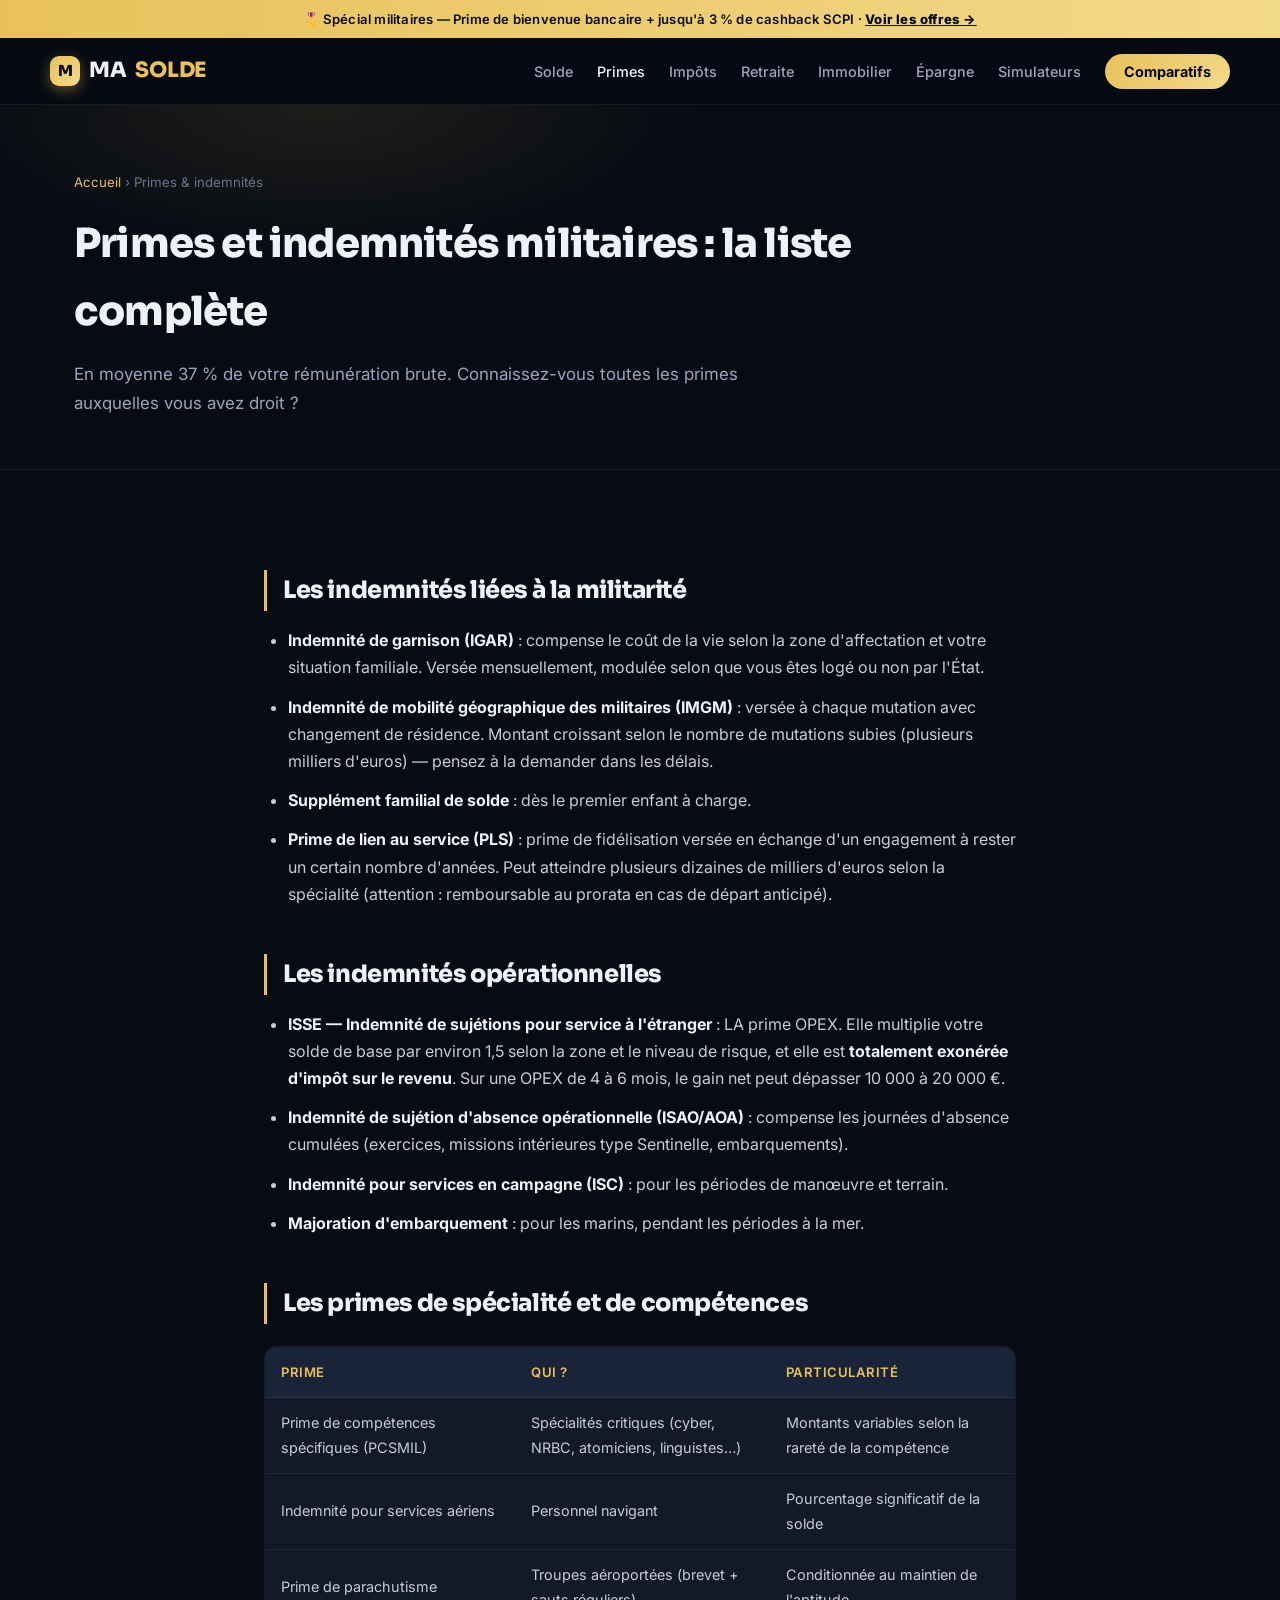
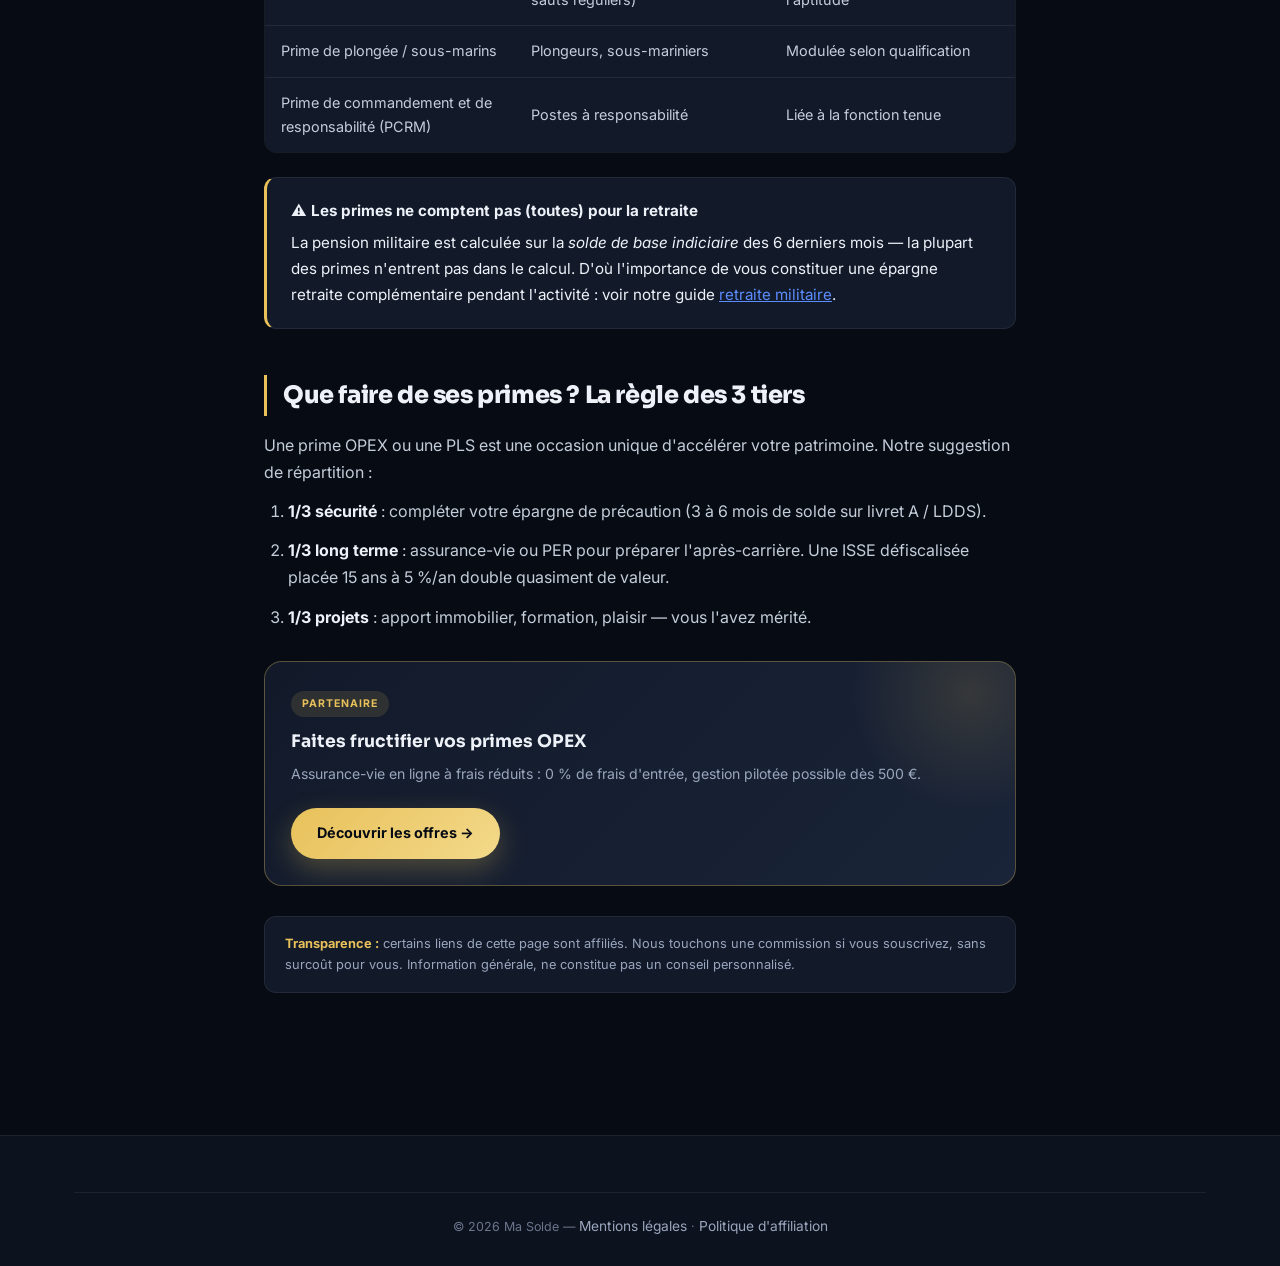
<file: guides/primes-indemnites.html>
<!DOCTYPE html>
<html lang="fr">
<head>
  <meta charset="UTF-8">
  <meta name="viewport" content="width=device-width, initial-scale=1.0">
  <title>Primes et indemnités militaires : ISSE, mobilité, garnison, OPEX | Ma Solde</title>
  <meta name="description" content="La liste des primes et indemnités des militaires français : ISSE en OPEX, indemnité de garnison, mobilité géographique, prime de lien au service, primes de spécialité.">
  <link rel="canonical" href="https://masolde.fr/guides/primes-indemnites.html">
  <meta name="robots" content="index, follow, max-snippet:-1, max-image-preview:large, max-video-preview:-1">
  <meta name="author" content="Ma Solde">
  <meta name="theme-color" content="#0d1b2e">
  <!-- Open Graph -->
  <meta property="og:type" content="article">
  <meta property="og:site_name" content="Ma Solde">
  <meta property="og:locale" content="fr_FR">
  <meta property="og:title" content="Primes et indemnités militaires : ISSE, mobilité, garnison, OPEX">
  <meta property="og:description" content="La liste complète des primes et indemnités des militaires français : ISSE en OPEX, indemnité de garnison, mobilité géographique, prime de lien au service, primes de spécialité.">
  <meta property="og:url" content="https://masolde.fr/guides/primes-indemnites.html">
  <meta property="og:image" content="https://masolde.fr/assets/img/og-masolde.jpg">
  <!-- Twitter Card -->
  <meta name="twitter:card" content="summary_large_image">
  <meta name="twitter:title" content="Primes militaires : ISSE, garnison, mobilité — guide complet">
  <meta name="twitter:description" content="La liste des primes et indemnités des militaires français en 2026 : OPEX, mobilité, spécialités.">
  <meta name="twitter:image" content="https://masolde.fr/assets/img/og-masolde.jpg">
  <!-- Structured Data -->
  <script type="application/ld+json">
  [
    {
      "@context": "https://schema.org",
      "@type": "BreadcrumbList",
      "itemListElement": [
        { "@type": "ListItem", "position": 1, "name": "Accueil", "item": "https://masolde.fr/" },
        { "@type": "ListItem", "position": 2, "name": "Primes & indemnités militaires", "item": "https://masolde.fr/guides/primes-indemnites.html" }
      ]
    },
    {
      "@context": "https://schema.org",
      "@type": "Article",
      "headline": "Primes et indemnités militaires : la liste complète",
      "description": "La liste des primes et indemnités des militaires français : ISSE en OPEX, indemnité de garnison, mobilité géographique, prime de lien au service, primes de spécialité.",
      "url": "https://masolde.fr/guides/primes-indemnites.html",
      "datePublished": "2026-01-01",
      "dateModified": "2026-06-14",
      "inLanguage": "fr-FR",
      "author": { "@type": "Organization", "name": "Ma Solde", "url": "https://masolde.fr" },
      "publisher": { "@type": "Organization", "name": "Ma Solde", "url": "https://masolde.fr", "logo": { "@type": "ImageObject", "url": "https://masolde.fr/assets/img/og-masolde.jpg" } },
      "about": [
        { "@type": "Thing", "name": "ISSE", "description": "Indemnité de Sujétions pour Service à l'Étranger, la prime versée aux militaires en OPEX, exonérée d'impôt sur le revenu" },
        { "@type": "Thing", "name": "Primes et indemnités militaires", "description": "Ensemble des indemnités complémentaires à la solde de base, représentant en moyenne 37 % de la rémunération brute" },
        { "@type": "Thing", "name": "IMGM", "description": "Indemnité de Mobilité Géographique des Militaires, versée à chaque mutation avec changement de résidence" }
      ],
      "speakable": { "@type": "SpeakableSpecification", "cssSelector": ["h1", "h2", ".callout-warn"] }
    }
  ]
  </script>
  <link rel="stylesheet" href="../assets/css/style.css?v=5">
</head>
<body data-root="../">
<div class="topbar">🎖️ Spécial militaires — Prime de bienvenue bancaire + jusqu'à 3 % de cashback SCPI · <a href="../comparatifs.html">Voir les offres →</a></div>
<header>
  <div class="container nav">
    <a href="../index.html" class="logo"><span class="mark">M</span>MA <span>SOLDE</span></a>
    <button class="burger" aria-label="Menu">☰</button>
    <ul class="nav-links">
      <li><a href="solde-militaire.html">Solde</a></li>
      <li><a href="primes-indemnites.html" class="active">Primes</a></li>
      <li><a href="impots-opex.html">Impôts</a></li>
      <li><a href="retraite-militaire.html">Retraite</a></li>
      <li><a href="investir-immobilier.html">Immobilier</a></li>
      <li><a href="epargne-placements.html">Épargne</a></li>
      <li><a href="../simulateurs.html">Simulateurs</a></li>
      <li><a href="../comparatifs.html" class="nav-cta">Comparatifs</a></li>
    </ul>
  </div>
</header>

<div class="article-header">
  <div class="container">
    <div class="breadcrumb"><a href="../index.html">Accueil</a> › Primes &amp; indemnités</div>
    <h1>Primes et indemnités militaires : la liste complète</h1>
    <p>En moyenne 37 % de votre rémunération brute. Connaissez-vous toutes les primes auxquelles vous avez droit ?</p>
  </div>
</div>

<div class="article-body">
  <h2>Les indemnités liées à la militarité</h2>
  <ul>
    <li><strong>Indemnité de garnison (IGAR)</strong> : compense le coût de la vie selon la zone d'affectation et votre situation familiale. Versée mensuellement, modulée selon que vous êtes logé ou non par l'État.</li>
    <li><strong>Indemnité de mobilité géographique des militaires (IMGM)</strong> : versée à chaque mutation avec changement de résidence. Montant croissant selon le nombre de mutations subies (plusieurs milliers d'euros) — pensez à la demander dans les délais.</li>
    <li><strong>Supplément familial de solde</strong> : dès le premier enfant à charge.</li>
    <li><strong>Prime de lien au service (PLS)</strong> : prime de fidélisation versée en échange d'un engagement à rester un certain nombre d'années. Peut atteindre plusieurs dizaines de milliers d'euros selon la spécialité (attention : remboursable au prorata en cas de départ anticipé).</li>
  </ul>

  <h2>Les indemnités opérationnelles</h2>
  <ul>
    <li><strong>ISSE — Indemnité de sujétions pour service à l'étranger</strong> : LA prime OPEX. Elle multiplie votre solde de base par environ 1,5 selon la zone et le niveau de risque, et elle est <strong>totalement exonérée d'impôt sur le revenu</strong>. Sur une OPEX de 4 à 6 mois, le gain net peut dépasser 10 000 à 20 000 €.</li>
    <li><strong>Indemnité de sujétion d'absence opérationnelle (ISAO/AOA)</strong> : compense les journées d'absence cumulées (exercices, missions intérieures type Sentinelle, embarquements).</li>
    <li><strong>Indemnité pour services en campagne (ISC)</strong> : pour les périodes de manœuvre et terrain.</li>
    <li><strong>Majoration d'embarquement</strong> : pour les marins, pendant les périodes à la mer.</li>
  </ul>

  <h2>Les primes de spécialité et de compétences</h2>
  <div class="table-wrap">
    <table>
      <tr><th>Prime</th><th>Qui ?</th><th>Particularité</th></tr>
      <tr><td>Prime de compétences spécifiques (PCSMIL)</td><td>Spécialités critiques (cyber, NRBC, atomiciens, linguistes…)</td><td>Montants variables selon la rareté de la compétence</td></tr>
      <tr><td>Indemnité pour services aériens</td><td>Personnel navigant</td><td>Pourcentage significatif de la solde</td></tr>
      <tr><td>Prime de parachutisme</td><td>Troupes aéroportées (brevet + sauts réguliers)</td><td>Conditionnée au maintien de l'aptitude</td></tr>
      <tr><td>Prime de plongée / sous-marins</td><td>Plongeurs, sous-mariniers</td><td>Modulée selon qualification</td></tr>
      <tr><td>Prime de commandement et de responsabilité (PCRM)</td><td>Postes à responsabilité</td><td>Liée à la fonction tenue</td></tr>
    </table>
  </div>

  <div class="callout callout-warn">
    <strong>⚠️ Les primes ne comptent pas (toutes) pour la retraite</strong>
    La pension militaire est calculée sur la <em>solde de base indiciaire</em> des 6 derniers mois — la plupart des primes n'entrent pas dans le calcul. D'où l'importance de vous constituer une épargne retraite complémentaire pendant l'activité : voir notre guide <a href="retraite-militaire.html">retraite militaire</a>.
  </div>

  <h2>Que faire de ses primes ? La règle des 3 tiers</h2>
  <p>Une prime OPEX ou une PLS est une occasion unique d'accélérer votre patrimoine. Notre suggestion de répartition :</p>
  <ol>
    <li><strong>1/3 sécurité</strong> : compléter votre épargne de précaution (3 à 6 mois de solde sur livret A / LDDS).</li>
    <li><strong>1/3 long terme</strong> : assurance-vie ou PER pour préparer l'après-carrière. Une ISSE défiscalisée placée 15 ans à 5 %/an double quasiment de valeur.</li>
    <li><strong>1/3 projets</strong> : apport immobilier, formation, plaisir — vous l'avez mérité.</li>
  </ol>

  <div class="aff-box">
    <div class="aff-text">
      <span class="aff-badge">Partenaire</span>
      <h4>Faites fructifier vos primes OPEX</h4>
      <p>Assurance-vie en ligne à frais réduits : 0 % de frais d'entrée, gestion pilotée possible dès 500 €.</p>
    </div>
    <a class="btn btn-cta" data-aff="linxea" href="../comparatifs.html">Découvrir les offres →</a>
  </div>

  <div class="disclosure">
    <strong>Transparence :</strong> certains liens de cette page sont affiliés. Nous touchons une commission si vous souscrivez, sans surcoût pour vous. Information générale, ne constitue pas un conseil personnalisé.
  </div>
</div>

<footer>
  <div class="container">
    <div class="footer-bottom">© 2026 Ma Solde — <a href="../mentions-legales.html">Mentions légales</a> · <a href="../mentions-legales.html#affiliation">Politique d'affiliation</a></div>
  </div>
</footer>
<div class="sticky-cta" id="stickyCta">
  <div class="sc-text">🏆 Les meilleures offres militaires<small>Banques, assurance-vie, SCPI</small></div>
  <a href="../comparatifs.html" class="btn btn-cta">Voir →</a>
</div>
<script src="../assets/js/analytics.js"></script>
<script src="../assets/js/affiliates.js"></script>
<script src="../assets/js/main.js"></script>
</body>
</html>
</file>
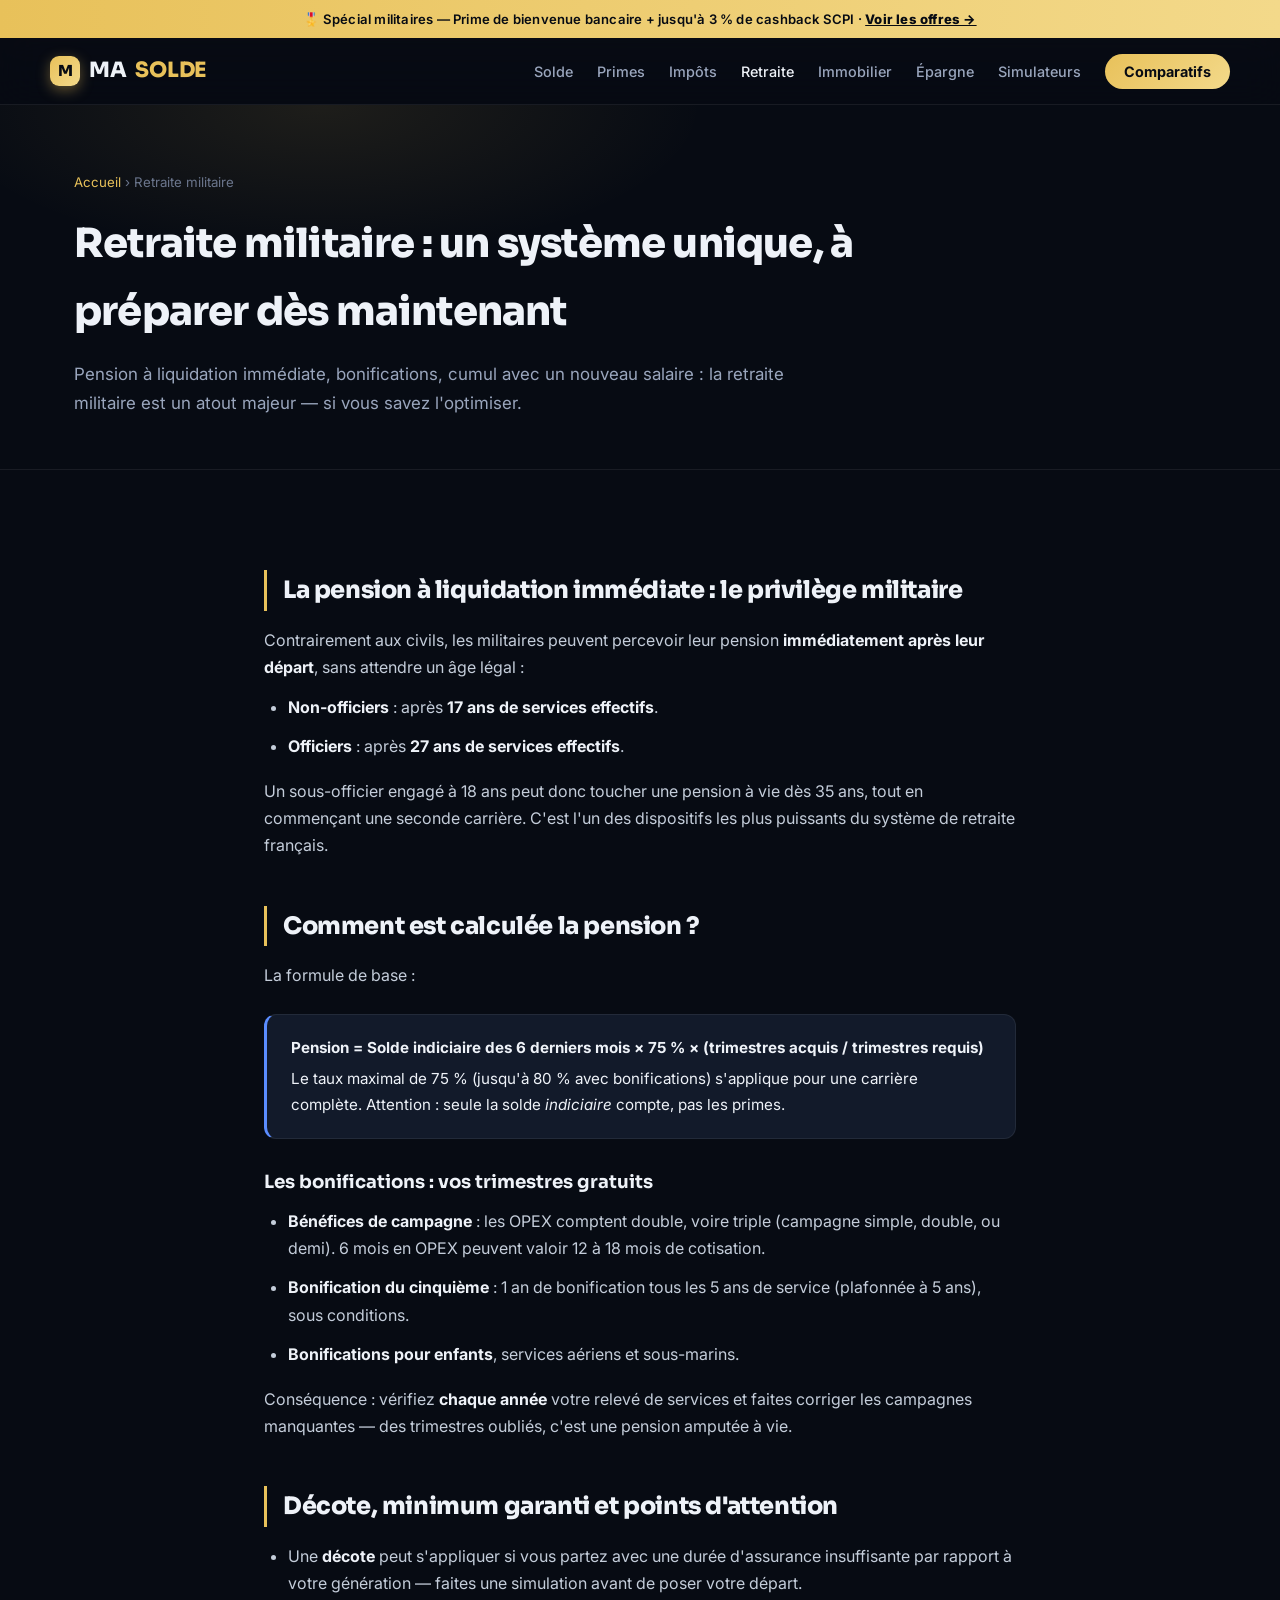
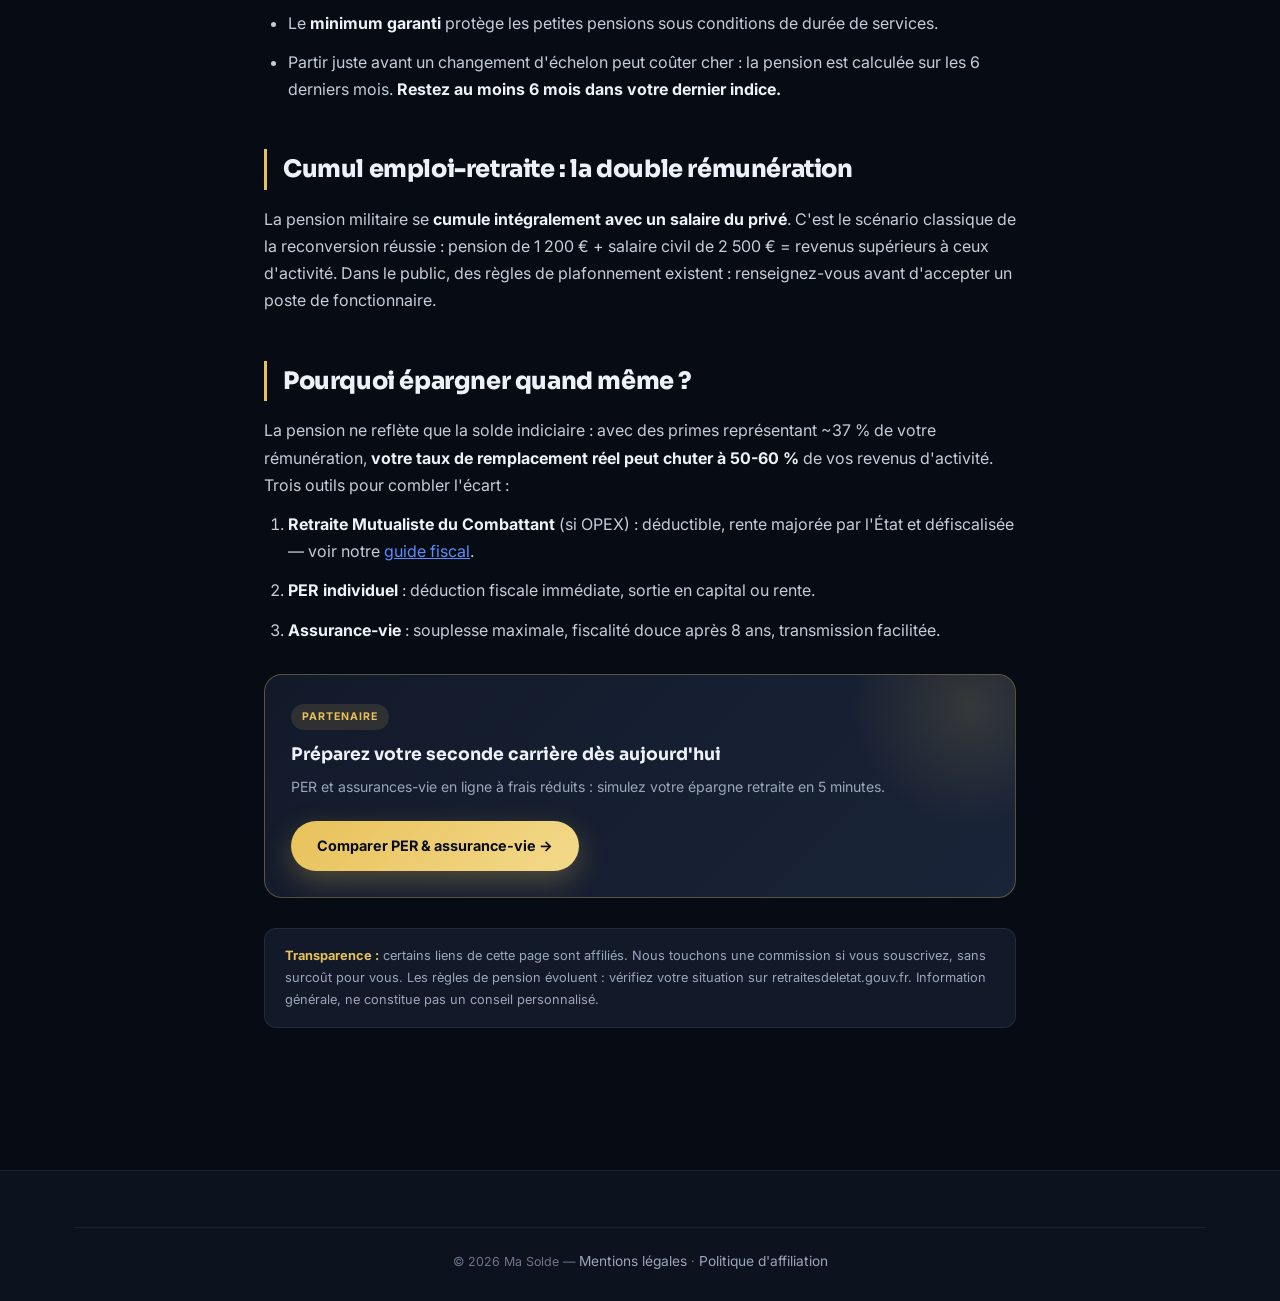
<file: guides/retraite-militaire.html>
<!DOCTYPE html>
<html lang="fr">
<head>
  <meta charset="UTF-8">
  <meta name="viewport" content="width=device-width, initial-scale=1.0">
  <title>Retraite militaire : liquidation immédiate, calcul de pension, cumul emploi | Ma Solde</title>
  <meta name="description" content="Retraite militaire : pension à liquidation immédiate après 17 ou 27 ans, calcul sur les 6 derniers mois, bonifications, cumul emploi-retraite et reconversion. Le guide.">
  <link rel="canonical" href="https://masolde.fr/guides/retraite-militaire.html">
  <meta name="robots" content="index, follow, max-snippet:-1, max-image-preview:large, max-video-preview:-1">
  <meta name="author" content="Ma Solde">
  <meta name="theme-color" content="#0d1b2e">
  <!-- Open Graph -->
  <meta property="og:type" content="article">
  <meta property="og:site_name" content="Ma Solde">
  <meta property="og:locale" content="fr_FR">
  <meta property="og:title" content="Retraite militaire : liquidation immédiate, calcul de pension, cumul emploi">
  <meta property="og:description" content="Retraite militaire : pension à liquidation immédiate après 17 ou 27 ans, calcul sur les 6 derniers mois, bonifications de campagne, cumul emploi-retraite et reconversion.">
  <meta property="og:url" content="https://masolde.fr/guides/retraite-militaire.html">
  <meta property="og:image" content="https://masolde.fr/assets/img/og-masolde.jpg">
  <!-- Twitter Card -->
  <meta name="twitter:card" content="summary_large_image">
  <meta name="twitter:title" content="Retraite militaire : tout comprendre sur la pension à liquidation immédiate">
  <meta name="twitter:description" content="Pension dès 17 ans de service, bonifications OPEX, cumul emploi-retraite : préparez votre reconversion.">
  <meta name="twitter:image" content="https://masolde.fr/assets/img/og-masolde.jpg">
  <!-- Structured Data -->
  <script type="application/ld+json">
  [
    {
      "@context": "https://schema.org",
      "@type": "BreadcrumbList",
      "itemListElement": [
        { "@type": "ListItem", "position": 1, "name": "Accueil", "item": "https://masolde.fr/" },
        { "@type": "ListItem", "position": 2, "name": "Retraite militaire", "item": "https://masolde.fr/guides/retraite-militaire.html" }
      ]
    },
    {
      "@context": "https://schema.org",
      "@type": "Article",
      "headline": "Retraite militaire : un système unique, à préparer dès maintenant",
      "description": "Retraite militaire : pension à liquidation immédiate après 17 ou 27 ans de services effectifs, calcul sur les 6 derniers mois de solde indiciaire, bonifications de campagne OPEX, cumul emploi-retraite.",
      "url": "https://masolde.fr/guides/retraite-militaire.html",
      "datePublished": "2026-01-01",
      "dateModified": "2026-06-14",
      "inLanguage": "fr-FR",
      "author": { "@type": "Organization", "name": "Ma Solde", "url": "https://masolde.fr" },
      "publisher": { "@type": "Organization", "name": "Ma Solde", "url": "https://masolde.fr", "logo": { "@type": "ImageObject", "url": "https://masolde.fr/assets/img/og-masolde.jpg" } },
      "about": [
        { "@type": "Thing", "name": "Pension militaire de retraite", "description": "Système de retraite des militaires français permettant une liquidation immédiate dès 17 ans de services effectifs pour les non-officiers et 27 ans pour les officiers" },
        { "@type": "Thing", "name": "Bénéfices de campagne", "description": "Bonifications accordées aux militaires ayant effectué des OPEX, comptant double ou triple dans le calcul de la pension" },
        { "@type": "Thing", "name": "Cumul emploi-retraite militaire", "description": "Possibilité de cumuler intégralement la pension militaire avec un salaire du secteur privé" }
      ],
      "speakable": { "@type": "SpeakableSpecification", "cssSelector": ["h1", "h2", ".callout-info"] },
      "mentions": [
        { "@type": "Organization", "name": "Service des Retraites de l'État", "url": "https://www.retraitesdeletat.gouv.fr" },
        { "@type": "Organization", "name": "ENSAP", "url": "https://ensap.gouv.fr" }
      ]
    }
  ]
  </script>
  <link rel="stylesheet" href="../assets/css/style.css?v=5">
</head>
<body data-root="../">
<div class="topbar">🎖️ Spécial militaires — Prime de bienvenue bancaire + jusqu'à 3 % de cashback SCPI · <a href="../comparatifs.html">Voir les offres →</a></div>
<header>
  <div class="container nav">
    <a href="../index.html" class="logo"><span class="mark">M</span>MA <span>SOLDE</span></a>
    <button class="burger" aria-label="Menu">☰</button>
    <ul class="nav-links">
      <li><a href="solde-militaire.html">Solde</a></li>
      <li><a href="primes-indemnites.html">Primes</a></li>
      <li><a href="impots-opex.html">Impôts</a></li>
      <li><a href="retraite-militaire.html" class="active">Retraite</a></li>
      <li><a href="investir-immobilier.html">Immobilier</a></li>
      <li><a href="epargne-placements.html">Épargne</a></li>
      <li><a href="../simulateurs.html">Simulateurs</a></li>
      <li><a href="../comparatifs.html" class="nav-cta">Comparatifs</a></li>
    </ul>
  </div>
</header>

<div class="article-header">
  <div class="container">
    <div class="breadcrumb"><a href="../index.html">Accueil</a> › Retraite militaire</div>
    <h1>Retraite militaire : un système unique, à préparer dès maintenant</h1>
    <p>Pension à liquidation immédiate, bonifications, cumul avec un nouveau salaire : la retraite militaire est un atout majeur — si vous savez l'optimiser.</p>
  </div>
</div>

<div class="article-body">
  <h2>La pension à liquidation immédiate : le privilège militaire</h2>
  <p>Contrairement aux civils, les militaires peuvent percevoir leur pension <strong>immédiatement après leur départ</strong>, sans attendre un âge légal :</p>
  <ul>
    <li><strong>Non-officiers</strong> : après <strong>17 ans de services effectifs</strong>.</li>
    <li><strong>Officiers</strong> : après <strong>27 ans de services effectifs</strong>.</li>
  </ul>
  <p>Un sous-officier engagé à 18 ans peut donc toucher une pension à vie dès 35 ans, tout en commençant une seconde carrière. C'est l'un des dispositifs les plus puissants du système de retraite français.</p>

  <h2>Comment est calculée la pension ?</h2>
  <p>La formule de base :</p>
  <div class="callout callout-info">
    <strong>Pension = Solde indiciaire des 6 derniers mois × 75 % × (trimestres acquis / trimestres requis)</strong>
    Le taux maximal de 75 % (jusqu'à 80 % avec bonifications) s'applique pour une carrière complète. Attention : seule la solde <em>indiciaire</em> compte, pas les primes.
  </div>
  <h3>Les bonifications : vos trimestres gratuits</h3>
  <ul>
    <li><strong>Bénéfices de campagne</strong> : les OPEX comptent double, voire triple (campagne simple, double, ou demi). 6 mois en OPEX peuvent valoir 12 à 18 mois de cotisation.</li>
    <li><strong>Bonification du cinquième</strong> : 1 an de bonification tous les 5 ans de service (plafonnée à 5 ans), sous conditions.</li>
    <li><strong>Bonifications pour enfants</strong>, services aériens et sous-marins.</li>
  </ul>
  <p>Conséquence : vérifiez <strong>chaque année</strong> votre relevé de services et faites corriger les campagnes manquantes — des trimestres oubliés, c'est une pension amputée à vie.</p>

  <h2>Décote, minimum garanti et points d'attention</h2>
  <ul>
    <li>Une <strong>décote</strong> peut s'appliquer si vous partez avec une durée d'assurance insuffisante par rapport à votre génération — faites une simulation avant de poser votre départ.</li>
    <li>Le <strong>minimum garanti</strong> protège les petites pensions sous conditions de durée de services.</li>
    <li>Partir juste avant un changement d'échelon peut coûter cher : la pension est calculée sur les 6 derniers mois. <strong>Restez au moins 6 mois dans votre dernier indice.</strong></li>
  </ul>

  <h2>Cumul emploi-retraite : la double rémunération</h2>
  <p>La pension militaire se <strong>cumule intégralement avec un salaire du privé</strong>. C'est le scénario classique de la reconversion réussie : pension de 1 200 € + salaire civil de 2 500 € = revenus supérieurs à ceux d'activité. Dans le public, des règles de plafonnement existent : renseignez-vous avant d'accepter un poste de fonctionnaire.</p>

  <h2>Pourquoi épargner quand même ?</h2>
  <p>La pension ne reflète que la solde indiciaire : avec des primes représentant ~37 % de votre rémunération, <strong>votre taux de remplacement réel peut chuter à 50-60 %</strong> de vos revenus d'activité. Trois outils pour combler l'écart :</p>
  <ol>
    <li><strong>Retraite Mutualiste du Combattant</strong> (si OPEX) : déductible, rente majorée par l'État et défiscalisée — voir notre <a href="impots-opex.html">guide fiscal</a>.</li>
    <li><strong>PER individuel</strong> : déduction fiscale immédiate, sortie en capital ou rente.</li>
    <li><strong>Assurance-vie</strong> : souplesse maximale, fiscalité douce après 8 ans, transmission facilitée.</li>
  </ol>

  <div class="aff-box">
    <div class="aff-text">
      <span class="aff-badge">Partenaire</span>
      <h4>Préparez votre seconde carrière dès aujourd'hui</h4>
      <p>PER et assurances-vie en ligne à frais réduits : simulez votre épargne retraite en 5 minutes.</p>
    </div>
    <a class="btn btn-cta" data-aff="per_linxea" href="../comparatifs.html">Comparer PER &amp; assurance-vie →</a>
  </div>

  <div class="disclosure">
    <strong>Transparence :</strong> certains liens de cette page sont affiliés. Nous touchons une commission si vous souscrivez, sans surcoût pour vous. Les règles de pension évoluent : vérifiez votre situation sur retraitesdeletat.gouv.fr. Information générale, ne constitue pas un conseil personnalisé.
  </div>
</div>

<footer>
  <div class="container">
    <div class="footer-bottom">© 2026 Ma Solde — <a href="../mentions-legales.html">Mentions légales</a> · <a href="../mentions-legales.html#affiliation">Politique d'affiliation</a></div>
  </div>
</footer>
<div class="sticky-cta" id="stickyCta">
  <div class="sc-text">🏆 Les meilleures offres militaires<small>Banques, assurance-vie, SCPI</small></div>
  <a href="../comparatifs.html" class="btn btn-cta">Voir →</a>
</div>
<script src="../assets/js/analytics.js"></script>
<script src="../assets/js/affiliates.js"></script>
<script src="../assets/js/main.js"></script>
</body>
</html>
</file>
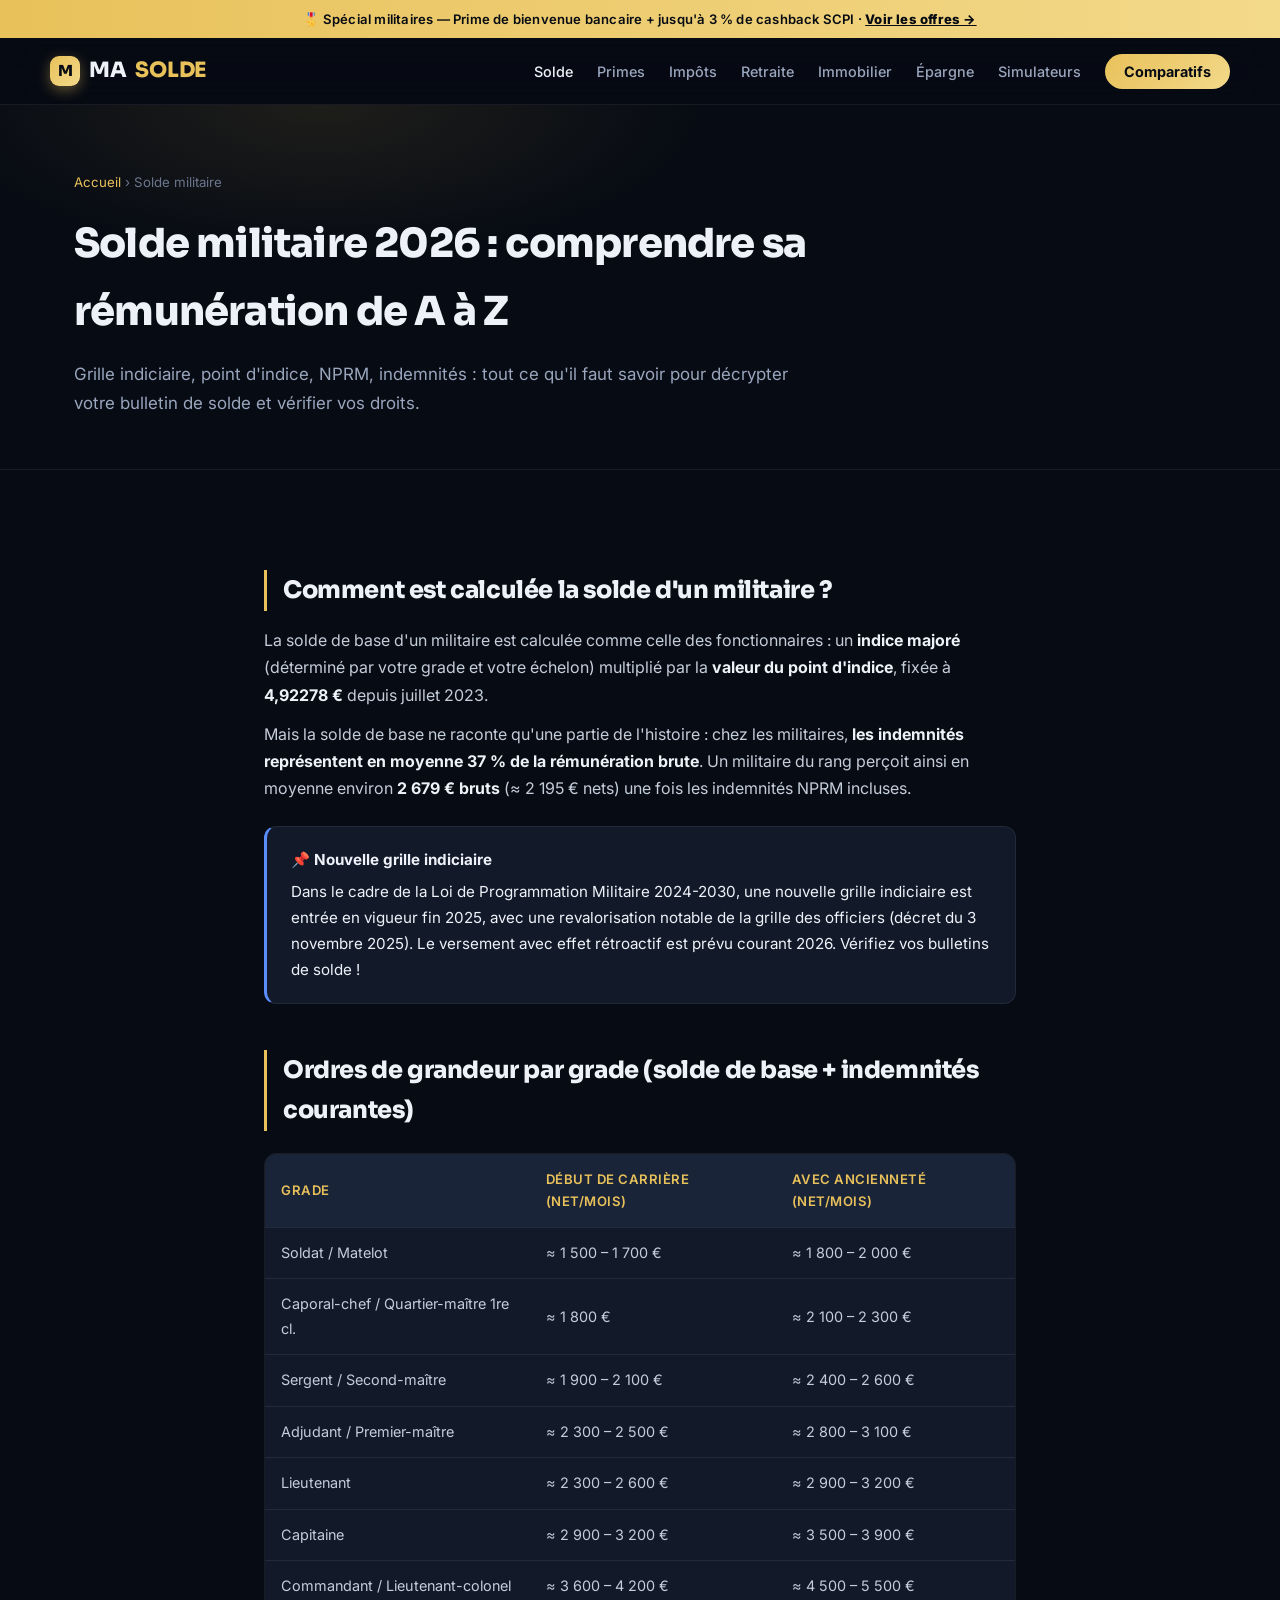
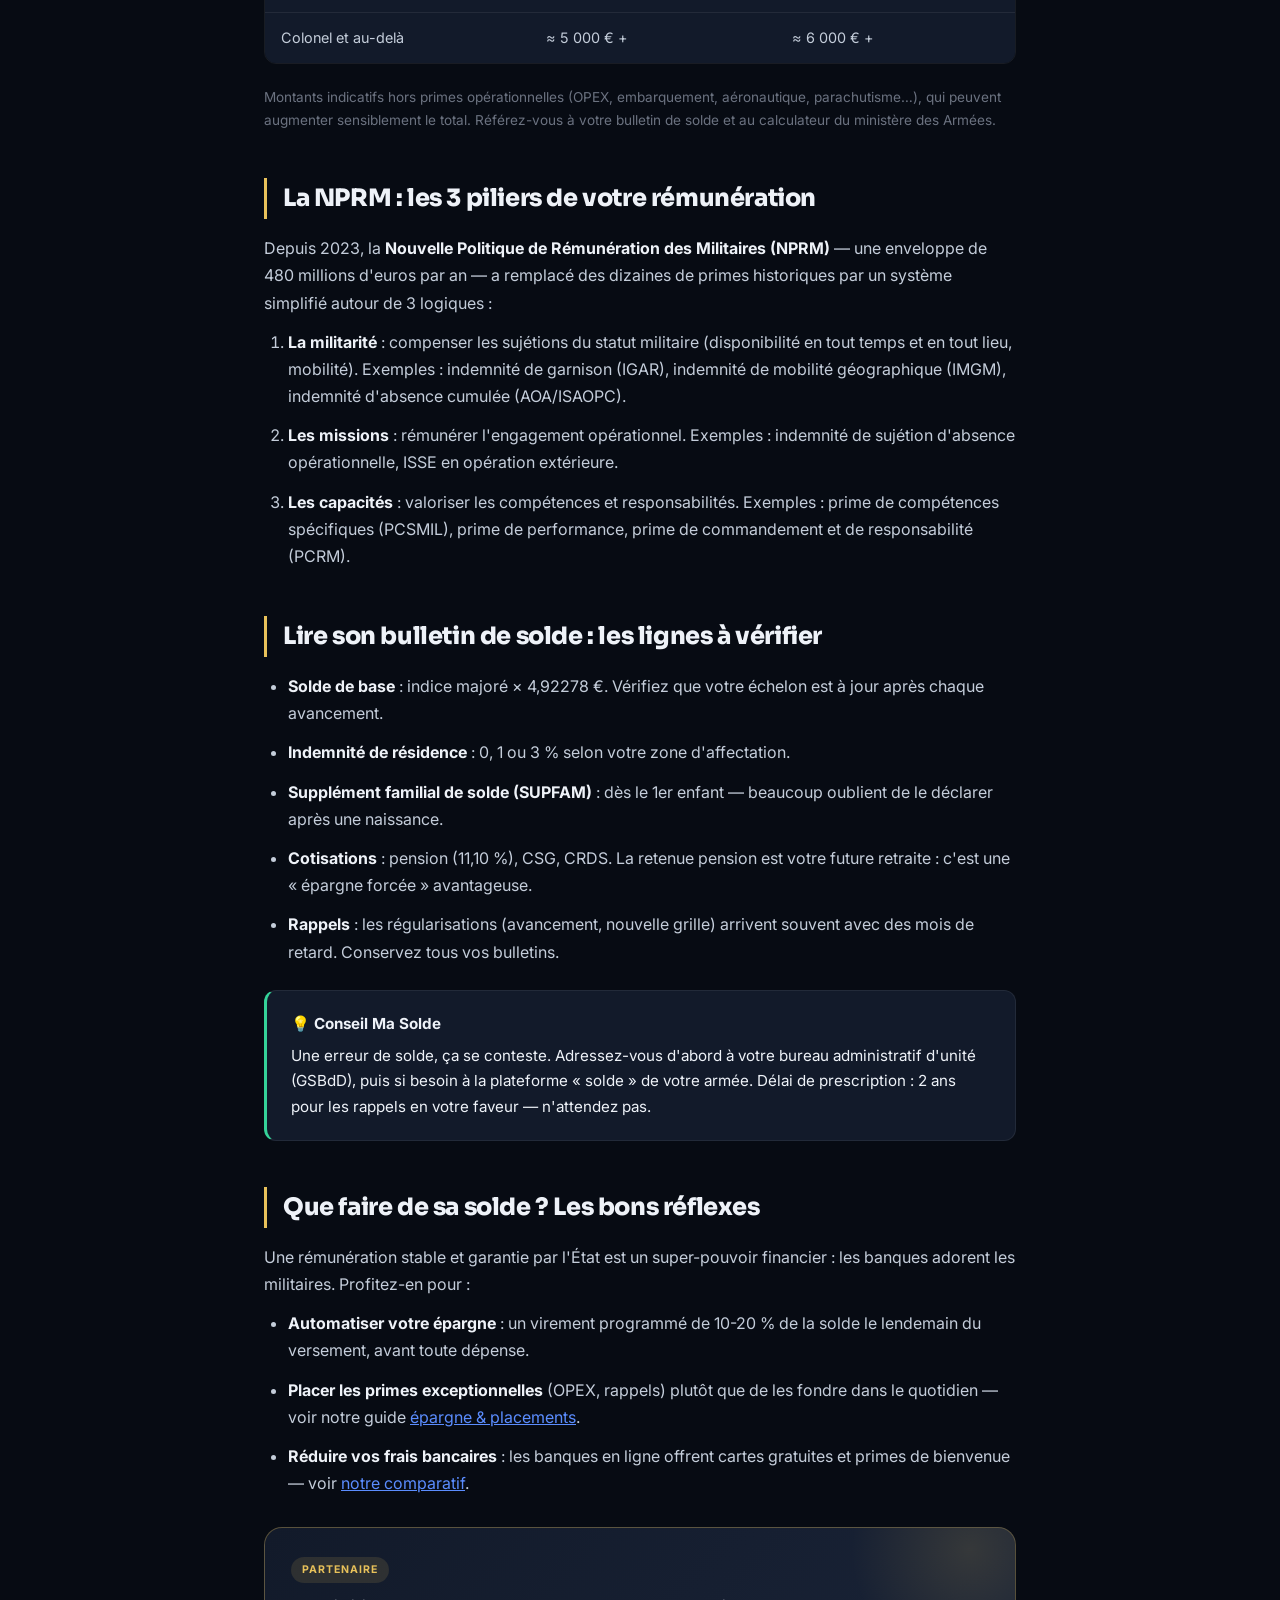
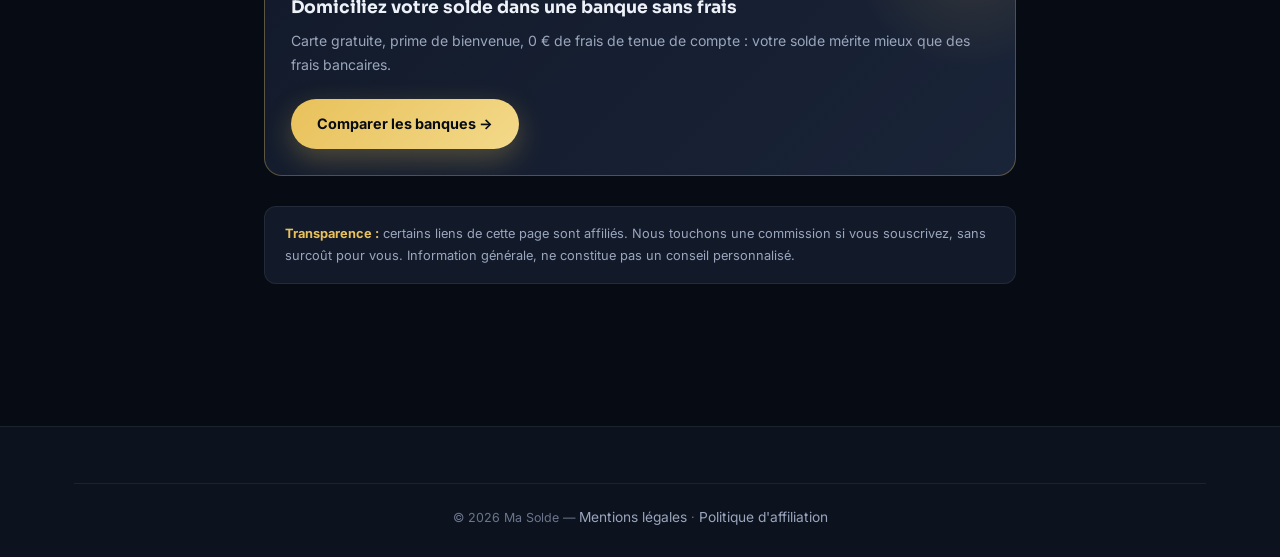
<file: guides/solde-militaire.html>
<!DOCTYPE html>
<html lang="fr">
<head>
  <meta charset="UTF-8">
  <meta name="viewport" content="width=device-width, initial-scale=1.0">
  <title>Solde militaire 2026 : grilles, montants par grade et NPRM expliqués | Ma Solde</title>
  <meta name="description" content="Combien gagne un militaire en 2026 ? Grilles indiciaires, point d'indice, NPRM, exemples par grade : le guide complet pour comprendre et vérifier votre solde.">
  <link rel="canonical" href="https://masolde.fr/guides/solde-militaire.html">
  <meta name="robots" content="index, follow, max-snippet:-1, max-image-preview:large, max-video-preview:-1">
  <meta name="author" content="Ma Solde">
  <meta name="theme-color" content="#0d1b2e">
  <!-- Open Graph -->
  <meta property="og:type" content="article">
  <meta property="og:site_name" content="Ma Solde">
  <meta property="og:locale" content="fr_FR">
  <meta property="og:title" content="Solde militaire 2026 : grilles, montants par grade et NPRM expliqués">
  <meta property="og:description" content="Combien gagne un militaire en 2026 ? Grilles indiciaires, point d'indice, NPRM, exemples par grade : le guide complet pour comprendre et vérifier votre solde.">
  <meta property="og:url" content="https://masolde.fr/guides/solde-militaire.html">
  <meta property="og:image" content="https://masolde.fr/assets/img/og-masolde.jpg">
  <!-- Twitter Card -->
  <meta name="twitter:card" content="summary_large_image">
  <meta name="twitter:title" content="Solde militaire 2026 : grilles et montants par grade">
  <meta name="twitter:description" content="Grilles indiciaires 2026, point d'indice, NPRM : tout pour comprendre et vérifier votre solde militaire.">
  <meta name="twitter:image" content="https://masolde.fr/assets/img/og-masolde.jpg">
  <!-- Structured Data -->
  <script type="application/ld+json">
  [
    {
      "@context": "https://schema.org",
      "@type": "BreadcrumbList",
      "itemListElement": [
        { "@type": "ListItem", "position": 1, "name": "Accueil", "item": "https://masolde.fr/" },
        { "@type": "ListItem", "position": 2, "name": "Solde militaire 2026", "item": "https://masolde.fr/guides/solde-militaire.html" }
      ]
    },
    {
      "@context": "https://schema.org",
      "@type": "Article",
      "headline": "Solde militaire 2026 : comprendre sa rémunération de A à Z",
      "description": "Combien gagne un militaire en 2026 ? Grilles indiciaires, point d'indice, NPRM, exemples par grade : le guide complet pour comprendre et vérifier votre solde.",
      "url": "https://masolde.fr/guides/solde-militaire.html",
      "datePublished": "2026-01-01",
      "dateModified": "2026-06-14",
      "inLanguage": "fr-FR",
      "author": { "@type": "Organization", "name": "Ma Solde", "url": "https://masolde.fr" },
      "publisher": { "@type": "Organization", "name": "Ma Solde", "url": "https://masolde.fr", "logo": { "@type": "ImageObject", "url": "https://masolde.fr/assets/img/og-masolde.jpg" } },
      "about": [
        { "@type": "Thing", "name": "Solde militaire", "description": "Rémunération des militaires français composée d'une solde indiciaire et d'indemnités" },
        { "@type": "Thing", "name": "NPRM", "description": "Nouvelle Politique de Rémunération des Militaires, entrée en vigueur en 2023" },
        { "@type": "Thing", "name": "Point d'indice de la fonction publique", "description": "Valeur unitaire servant au calcul de la solde de base : 4,92278 € depuis juillet 2023" }
      ],
      "speakable": { "@type": "SpeakableSpecification", "cssSelector": ["h1", "h2", ".callout-info"] },
      "mentions": [
        { "@type": "Thing", "name": "Loi de Programmation Militaire 2024-2030" },
        { "@type": "Organization", "name": "Ministère des Armées" }
      ]
    }
  ]
  </script>
  <link rel="stylesheet" href="../assets/css/style.css?v=5">
</head>
<body data-root="../">
<div class="topbar">🎖️ Spécial militaires — Prime de bienvenue bancaire + jusqu'à 3 % de cashback SCPI · <a href="../comparatifs.html">Voir les offres →</a></div>
<header>
  <div class="container nav">
    <a href="../index.html" class="logo"><span class="mark">M</span>MA <span>SOLDE</span></a>
    <button class="burger" aria-label="Menu">☰</button>
    <ul class="nav-links">
      <li><a href="solde-militaire.html" class="active">Solde</a></li>
      <li><a href="primes-indemnites.html">Primes</a></li>
      <li><a href="impots-opex.html">Impôts</a></li>
      <li><a href="retraite-militaire.html">Retraite</a></li>
      <li><a href="investir-immobilier.html">Immobilier</a></li>
      <li><a href="epargne-placements.html">Épargne</a></li>
      <li><a href="../simulateurs.html">Simulateurs</a></li>
      <li><a href="../comparatifs.html" class="nav-cta">Comparatifs</a></li>
    </ul>
  </div>
</header>

<div class="article-header">
  <div class="container">
    <div class="breadcrumb"><a href="../index.html">Accueil</a> › Solde militaire</div>
    <h1>Solde militaire 2026 : comprendre sa rémunération de A à Z</h1>
    <p>Grille indiciaire, point d'indice, NPRM, indemnités : tout ce qu'il faut savoir pour décrypter votre bulletin de solde et vérifier vos droits.</p>
  </div>
</div>

<div class="article-body">
  <h2>Comment est calculée la solde d'un militaire ?</h2>
  <p>La solde de base d'un militaire est calculée comme celle des fonctionnaires : un <strong>indice majoré</strong> (déterminé par votre grade et votre échelon) multiplié par la <strong>valeur du point d'indice</strong>, fixée à <strong>4,92278&nbsp;€</strong> depuis juillet 2023.</p>
  <p>Mais la solde de base ne raconte qu'une partie de l'histoire : chez les militaires, <strong>les indemnités représentent en moyenne 37&nbsp;% de la rémunération brute</strong>. Un militaire du rang perçoit ainsi en moyenne environ <strong>2&nbsp;679&nbsp;€ bruts</strong> (≈ 2&nbsp;195&nbsp;€ nets) une fois les indemnités NPRM incluses.</p>

  <div class="callout callout-info">
    <strong>📌 Nouvelle grille indiciaire</strong>
    Dans le cadre de la Loi de Programmation Militaire 2024-2030, une nouvelle grille indiciaire est entrée en vigueur fin 2025, avec une revalorisation notable de la grille des officiers (décret du 3 novembre 2025). Le versement avec effet rétroactif est prévu courant 2026. Vérifiez vos bulletins de solde !
  </div>

  <h2>Ordres de grandeur par grade (solde de base + indemnités courantes)</h2>
  <div class="table-wrap">
    <table>
      <tr><th>Grade</th><th>Début de carrière (net/mois)</th><th>Avec ancienneté (net/mois)</th></tr>
      <tr><td>Soldat / Matelot</td><td>≈ 1 500 – 1 700 €</td><td>≈ 1 800 – 2 000 €</td></tr>
      <tr><td>Caporal-chef / Quartier-maître 1re cl.</td><td>≈ 1 800 €</td><td>≈ 2 100 – 2 300 €</td></tr>
      <tr><td>Sergent / Second-maître</td><td>≈ 1 900 – 2 100 €</td><td>≈ 2 400 – 2 600 €</td></tr>
      <tr><td>Adjudant / Premier-maître</td><td>≈ 2 300 – 2 500 €</td><td>≈ 2 800 – 3 100 €</td></tr>
      <tr><td>Lieutenant</td><td>≈ 2 300 – 2 600 €</td><td>≈ 2 900 – 3 200 €</td></tr>
      <tr><td>Capitaine</td><td>≈ 2 900 – 3 200 €</td><td>≈ 3 500 – 3 900 €</td></tr>
      <tr><td>Commandant / Lieutenant-colonel</td><td>≈ 3 600 – 4 200 €</td><td>≈ 4 500 – 5 500 €</td></tr>
      <tr><td>Colonel et au-delà</td><td>≈ 5 000 € +</td><td>≈ 6 000 € +</td></tr>
    </table>
  </div>
  <p style="font-size:0.85rem; color:#6b7280;">Montants indicatifs hors primes opérationnelles (OPEX, embarquement, aéronautique, parachutisme…), qui peuvent augmenter sensiblement le total. Référez-vous à votre bulletin de solde et au calculateur du ministère des Armées.</p>

  <h2>La NPRM : les 3 piliers de votre rémunération</h2>
  <p>Depuis 2023, la <strong>Nouvelle Politique de Rémunération des Militaires (NPRM)</strong> — une enveloppe de 480 millions d'euros par an — a remplacé des dizaines de primes historiques par un système simplifié autour de 3 logiques&nbsp;:</p>
  <ol>
    <li><strong>La militarité</strong> : compenser les sujétions du statut militaire (disponibilité en tout temps et en tout lieu, mobilité). Exemples : indemnité de garnison (IGAR), indemnité de mobilité géographique (IMGM), indemnité d'absence cumulée (AOA/ISAOPC).</li>
    <li><strong>Les missions</strong> : rémunérer l'engagement opérationnel. Exemples : indemnité de sujétion d'absence opérationnelle, ISSE en opération extérieure.</li>
    <li><strong>Les capacités</strong> : valoriser les compétences et responsabilités. Exemples : prime de compétences spécifiques (PCSMIL), prime de performance, prime de commandement et de responsabilité (PCRM).</li>
  </ol>

  <h2>Lire son bulletin de solde : les lignes à vérifier</h2>
  <ul>
    <li><strong>Solde de base</strong> : indice majoré × 4,92278 €. Vérifiez que votre échelon est à jour après chaque avancement.</li>
    <li><strong>Indemnité de résidence</strong> : 0, 1 ou 3 % selon votre zone d'affectation.</li>
    <li><strong>Supplément familial de solde (SUPFAM)</strong> : dès le 1er enfant — beaucoup oublient de le déclarer après une naissance.</li>
    <li><strong>Cotisations</strong> : pension (11,10 %), CSG, CRDS. La retenue pension est votre future retraite : c'est une « épargne forcée » avantageuse.</li>
    <li><strong>Rappels</strong> : les régularisations (avancement, nouvelle grille) arrivent souvent avec des mois de retard. Conservez tous vos bulletins.</li>
  </ul>

  <div class="callout callout-tip">
    <strong>💡 Conseil Ma Solde</strong>
    Une erreur de solde, ça se conteste. Adressez-vous d'abord à votre bureau administratif d'unité (GSBdD), puis si besoin à la plateforme « solde » de votre armée. Délai de prescription : 2 ans pour les rappels en votre faveur — n'attendez pas.
  </div>

  <h2>Que faire de sa solde ? Les bons réflexes</h2>
  <p>Une rémunération stable et garantie par l'État est un super-pouvoir financier : les banques adorent les militaires. Profitez-en pour :</p>
  <ul>
    <li><strong>Automatiser votre épargne</strong> : un virement programmé de 10-20 % de la solde le lendemain du versement, avant toute dépense.</li>
    <li><strong>Placer les primes exceptionnelles</strong> (OPEX, rappels) plutôt que de les fondre dans le quotidien — voir notre guide <a href="epargne-placements.html">épargne &amp; placements</a>.</li>
    <li><strong>Réduire vos frais bancaires</strong> : les banques en ligne offrent cartes gratuites et primes de bienvenue — voir <a href="../comparatifs.html">notre comparatif</a>.</li>
  </ul>

  <div class="aff-box">
    <div class="aff-text">
      <span class="aff-badge">Partenaire</span>
      <h4>Domiciliez votre solde dans une banque sans frais</h4>
      <p>Carte gratuite, prime de bienvenue, 0 € de frais de tenue de compte : votre solde mérite mieux que des frais bancaires.</p>
    </div>
    <a class="btn btn-cta" data-aff="fortuneo" href="../comparatifs.html">Comparer les banques →</a>
  </div>

  <div class="disclosure">
    <strong>Transparence :</strong> certains liens de cette page sont affiliés. Nous touchons une commission si vous souscrivez, sans surcoût pour vous. Information générale, ne constitue pas un conseil personnalisé.
  </div>
</div>

<footer>
  <div class="container">
    <div class="footer-bottom">© 2026 Ma Solde — <a href="../mentions-legales.html">Mentions légales</a> · <a href="../mentions-legales.html#affiliation">Politique d'affiliation</a></div>
  </div>
</footer>
<div class="sticky-cta" id="stickyCta">
  <div class="sc-text">🏆 Les meilleures offres militaires<small>Banques, assurance-vie, SCPI</small></div>
  <a href="../comparatifs.html" class="btn btn-cta">Voir →</a>
</div>
<script src="../assets/js/analytics.js"></script>
<script src="../assets/js/affiliates.js"></script>
<script src="../assets/js/main.js"></script>
</body>
</html>
</file>
<file: assets/css/style.css>
/* ===================================================================
   MA SOLDE — Design system v3 "premium conversion"
   =================================================================== */
@import url('https://fonts.googleapis.com/css2?family=Inter:wght@400;500;600;700;800;900&family=Sora:wght@500;600;700;800&display=swap');

:root {
  --bg: #070b13;
  --bg-soft: #0c121e;
  --surface: #121a2a;
  --surface-2: #1a2438;
  --surface-3: #222e47;
  --border: rgba(255,255,255,0.07);
  --border-strong: rgba(255,255,255,0.14);
  --text: #eef2f8;
  --muted: #9aa6bd;
  --muted-2: #6b768d;
  --gold: #e8c15a;
  --gold-2: #f3d98a;
  --gold-soft: rgba(232,193,90,0.12);
  --blue: #5b8dff;
  --blue-soft: rgba(91,141,255,0.12);
  --green: #35d399;
  --green-soft: rgba(53,211,153,0.12);
  --red: #ff6b6b;
  --radius: 18px;
  --radius-sm: 12px;
  --radius-lg: 26px;
  --shadow: 0 20px 60px rgba(0,0,0,0.5);
  --shadow-gold: 0 16px 50px rgba(232,193,90,0.18);
  --font: 'Inter', system-ui, sans-serif;
  --font-display: 'Sora', 'Inter', sans-serif;
  --maxw: 1180px;
}

* { margin: 0; padding: 0; box-sizing: border-box; }
html { scroll-behavior: smooth; }
body { font-family: var(--font); background: var(--bg); color: var(--text); line-height: 1.7; -webkit-font-smoothing: antialiased; overflow-x: hidden; }
body::selection, ::selection { background: var(--gold); color: #070b13; }
.container { max-width: var(--maxw); margin: 0 auto; padding: 0 24px; }
img { max-width: 100%; }
a { color: inherit; }

/* ---------- Topbar promo ---------- */
.topbar {
  background: linear-gradient(90deg, var(--gold), var(--gold-2));
  color: #070b13; text-align: center; font-size: 0.82rem; font-weight: 600;
  padding: 8px 16px; letter-spacing: 0.2px;
}
.topbar a { text-decoration: underline; font-weight: 800; }

/* ---------- Header ---------- */
header { position: sticky; top: 0; z-index: 200; background: rgba(7,11,19,0.72); backdrop-filter: blur(18px) saturate(140%); -webkit-backdrop-filter: blur(18px) saturate(140%); border-bottom: 1px solid var(--border); }
.nav { display: flex; align-items: center; justify-content: space-between; padding: 15px 0; }
.logo { font-family: var(--font-display); color: var(--text); font-size: 1.32rem; font-weight: 800; text-decoration: none; letter-spacing: -0.3px; display: flex; align-items: center; gap: 9px; }
.logo .mark { width: 30px; height: 30px; border-radius: 9px; background: linear-gradient(135deg, var(--gold), var(--gold-2)); display: grid; place-items: center; color: #070b13; font-size: 0.95rem; box-shadow: 0 4px 14px rgba(232,193,90,0.4); }
.logo span { color: var(--gold); }
.nav-links { display: flex; gap: 24px; list-style: none; align-items: center; }
.nav-links a { color: var(--muted); text-decoration: none; font-size: 0.9rem; font-weight: 500; transition: color .2s; }
.nav-links a:hover, .nav-links a.active { color: var(--text); }
.nav-cta { background: linear-gradient(135deg, var(--gold), var(--gold-2)); color: #070b13 !important; padding: 9px 19px; border-radius: 99px; font-weight: 700 !important; transition: transform .15s, box-shadow .2s; }
.nav-cta:hover { transform: translateY(-1px); box-shadow: 0 8px 22px rgba(232,193,90,0.4); }
.burger { display: none; background: none; border: none; color: var(--text); font-size: 1.6rem; cursor: pointer; line-height: 1; }

/* ---------- Buttons ---------- */
.btn { display: inline-flex; align-items: center; gap: 8px; justify-content: center; padding: 15px 30px; border-radius: 99px; font-weight: 700; text-decoration: none; font-size: 0.95rem; transition: transform .15s, box-shadow .2s, background .2s; cursor: pointer; border: none; font-family: var(--font); }
.btn:hover { transform: translateY(-2px); }
.btn-primary { background: linear-gradient(135deg, var(--gold), var(--gold-2)); color: #070b13; box-shadow: 0 10px 32px rgba(232,193,90,0.28); }
.btn-primary:hover { box-shadow: 0 14px 40px rgba(232,193,90,0.45); }
.btn-secondary { background: var(--surface-2); color: var(--text); border: 1px solid var(--border-strong); }
.btn-secondary:hover { background: var(--surface-3); }
.btn-cta { background: linear-gradient(135deg, var(--gold), var(--gold-2)); color: #070b13; padding: 13px 26px; font-size: 0.9rem; box-shadow: 0 10px 28px rgba(232,193,90,0.28); }
.btn-cta:hover { box-shadow: 0 14px 36px rgba(232,193,90,0.45); }
.btn-block { width: 100%; }
.btn-lg { padding: 17px 38px; font-size: 1.02rem; }
.btn-ghost { background: transparent; border: 1px solid var(--border-strong); color: var(--text); }
.micro { display: block; font-size: 0.76rem; color: var(--muted-2); margin-top: 9px; }
.micro b { color: var(--green); }

/* ---------- Hero ---------- */
.hero { position: relative; overflow: hidden; padding: 96px 0 84px; }
.hero::before { content: ""; position: absolute; inset: 0; background: radial-gradient(ellipse 55% 50% at 15% -5%, rgba(91,141,255,0.18), transparent 60%), radial-gradient(ellipse 50% 45% at 85% 5%, rgba(232,193,90,0.16), transparent 60%); pointer-events: none; }
.hero::after { content: ""; position: absolute; inset: 0; background-image: linear-gradient(rgba(255,255,255,0.02) 1px, transparent 1px), linear-gradient(90deg, rgba(255,255,255,0.02) 1px, transparent 1px); background-size: 56px 56px; mask-image: radial-gradient(ellipse 70% 60% at 50% 0%, #000, transparent 75%); pointer-events: none; }
.hero .container { position: relative; z-index: 1; }
.hero-grid { display: grid; grid-template-columns: 1.15fr 0.85fr; gap: 56px; align-items: center; }
.hero-badge { display: inline-flex; align-items: center; gap: 8px; background: var(--gold-soft); border: 1px solid rgba(232,193,90,0.3); color: var(--gold); font-size: 0.8rem; font-weight: 600; padding: 7px 15px; border-radius: 99px; margin-bottom: 24px; }
.hero h1 { font-family: var(--font-display); font-size: clamp(2.1rem, 4.6vw, 3.5rem); font-weight: 800; line-height: 1.08; margin-bottom: 20px; letter-spacing: -1.5px; }
.hero h1 em { font-style: normal; background: linear-gradient(120deg, var(--gold), var(--gold-2)); -webkit-background-clip: text; background-clip: text; color: transparent; }
.hero p.lead { color: var(--muted); font-size: 1.12rem; margin-bottom: 30px; max-width: 540px; }
.hero-cta-row { display: flex; gap: 12px; flex-wrap: wrap; align-items: center; }
.hero-proof { display: flex; align-items: center; gap: 14px; margin-top: 30px; }
.avatars { display: flex; }
.avatars span { width: 36px; height: 36px; border-radius: 50%; border: 2px solid var(--bg); margin-left: -10px; display: grid; place-items: center; font-size: 0.8rem; font-weight: 700; color: #070b13; }
.avatars span:first-child { margin-left: 0; }
.hero-proof .txt { font-size: 0.84rem; color: var(--muted); }
.hero-proof .stars { color: var(--gold); letter-spacing: 1px; }

/* Hero card (mini-classement) */
.hero-card { background: linear-gradient(160deg, var(--surface), var(--surface-2)); border: 1px solid var(--border-strong); border-radius: var(--radius-lg); padding: 24px; box-shadow: var(--shadow); position: relative; }
.hero-card .hc-head { display: flex; align-items: center; justify-content: space-between; margin-bottom: 16px; }
.hero-card .hc-head h3 { font-family: var(--font-display); font-size: 1rem; }
.hero-card .hc-tag { font-size: 0.68rem; background: var(--green-soft); color: var(--green); padding: 4px 10px; border-radius: 99px; font-weight: 700; }
.hc-row { display: flex; align-items: center; gap: 12px; padding: 12px 0; border-top: 1px solid var(--border); }
.hc-row .rank { width: 26px; height: 26px; border-radius: 8px; background: var(--surface-3); display: grid; place-items: center; font-weight: 800; font-size: 0.8rem; flex-shrink: 0; }
.hc-row:first-of-type .rank { background: linear-gradient(135deg, var(--gold), var(--gold-2)); color: #070b13; }
.hc-row .hc-name { font-weight: 600; font-size: 0.9rem; flex: 1; }
.hc-row .hc-name small { display: block; color: var(--muted-2); font-weight: 400; font-size: 0.74rem; }
.hc-row .hc-go { color: var(--gold); font-size: 0.8rem; font-weight: 700; text-decoration: none; white-space: nowrap; }

/* ---------- Trust strip ---------- */
.trust-strip { border-top: 1px solid var(--border); border-bottom: 1px solid var(--border); background: var(--bg-soft); }
.trust-strip .container { display: flex; flex-wrap: wrap; justify-content: space-around; gap: 22px; padding: 26px 24px; }
.trust-item { display: flex; flex-direction: column; align-items: center; text-align: center; }
.trust-item .ti-num { font-family: var(--font-display); font-size: 1.7rem; font-weight: 800; color: var(--gold); }
.trust-item .ti-lbl { font-size: 0.8rem; color: var(--muted); max-width: 180px; }

/* ---------- Sections ---------- */
section { padding: 84px 0; position: relative; }
.section-tag { color: var(--gold); font-weight: 700; font-size: 0.78rem; text-transform: uppercase; letter-spacing: 2.5px; text-align: center; display: block; margin-bottom: 14px; }
.section-title { font-family: var(--font-display); font-size: clamp(1.7rem, 3.4vw, 2.5rem); font-weight: 800; margin-bottom: 16px; text-align: center; letter-spacing: -1px; }
.section-sub { text-align: center; color: var(--muted); margin: 0 auto 54px; max-width: 620px; font-size: 1.04rem; }

/* ---------- Cards grid ---------- */
.grid { display: grid; grid-template-columns: repeat(auto-fit, minmax(290px, 1fr)); gap: 22px; }
.card { background: var(--surface); border: 1px solid var(--border); border-radius: var(--radius); padding: 30px 28px; transition: transform .25s, border-color .25s, box-shadow .25s; position: relative; overflow: hidden; text-decoration: none; display: block; color: inherit; }
.card::after { content: ""; position: absolute; top: 0; left: 0; right: 0; height: 2px; background: linear-gradient(90deg, transparent, var(--gold), transparent); opacity: 0; transition: opacity .25s; }
.card:hover { transform: translateY(-6px); border-color: rgba(232,193,90,0.35); box-shadow: var(--shadow); }
.card:hover::after { opacity: 1; }
.card .icon { width: 54px; height: 54px; display: grid; place-items: center; font-size: 1.5rem; background: var(--gold-soft); border-radius: 14px; margin-bottom: 18px; }
.card h3 { font-family: var(--font-display); font-size: 1.16rem; margin-bottom: 10px; font-weight: 700; }
.card p { color: var(--muted); font-size: 0.92rem; margin-bottom: 16px; }
.card .more { color: var(--gold); font-weight: 700; text-decoration: none; font-size: 0.86rem; }
.card:hover .more { text-decoration: underline; }

/* ---------- Article pages ---------- */
.article-header { position: relative; padding: 66px 0 52px; overflow: hidden; border-bottom: 1px solid var(--border); }
.article-header::before { content: ""; position: absolute; inset: 0; background: radial-gradient(ellipse 50% 70% at 25% 0%, rgba(232,193,90,0.1), transparent 60%); }
.article-header .container { position: relative; }
.article-header h1 { font-family: var(--font-display); font-size: clamp(1.7rem, 3.8vw, 2.5rem); font-weight: 800; margin-bottom: 14px; letter-spacing: -0.8px; max-width: 820px; }
.article-header p { color: var(--muted); max-width: 720px; font-size: 1.06rem; }
.article-body { max-width: 800px; margin: 0 auto; padding: 54px 24px; }
.article-body h2 { font-family: var(--font-display); font-size: 1.5rem; font-weight: 800; margin: 46px 0 16px; padding-left: 16px; border-left: 3px solid var(--gold); letter-spacing: -0.4px; }
.article-body h3 { font-size: 1.14rem; margin: 28px 0 10px; color: var(--text); font-weight: 700; font-family: var(--font-display); }
.article-body p, .article-body li { margin-bottom: 12px; color: #c4cdda; }
.article-body ul, .article-body ol { padding-left: 24px; margin-bottom: 18px; }
.article-body a { color: var(--blue); }
.article-body strong { color: var(--text); }
/* Les boutons gardent leur propre couleur de texte, même dans un article */
.article-body a.btn-primary, .article-body a.btn-cta { color: #070b13; }
.article-body a.btn-secondary, .article-body a.btn-ghost { color: var(--text); }

/* ---------- TOC ---------- */
.toc { background: var(--surface); border: 1px solid var(--border); border-radius: var(--radius-sm); padding: 20px 24px; margin-bottom: 36px; }
.toc h4 { font-family: var(--font-display); font-size: 0.82rem; text-transform: uppercase; letter-spacing: 1.5px; color: var(--muted-2); margin-bottom: 12px; }
.toc ol { margin: 0; padding-left: 18px; }
.toc li { margin-bottom: 6px; }
.toc a { color: var(--muted); text-decoration: none; font-size: 0.92rem; }
.toc a:hover { color: var(--gold); }

/* ---------- Tables ---------- */
.table-wrap { overflow-x: auto; border-radius: var(--radius-sm); border: 1px solid var(--border); margin: 22px 0; }
table { width: 100%; border-collapse: collapse; background: var(--surface); font-size: 0.9rem; }
th { background: var(--surface-2); color: var(--gold); padding: 14px 16px; text-align: left; font-weight: 600; font-size: 0.82rem; text-transform: uppercase; letter-spacing: 0.5px; }
td { padding: 13px 16px; border-top: 1px solid var(--border); color: #c4cdda; }

/* ---------- Callouts ---------- */
.callout { border-radius: var(--radius-sm); padding: 20px 24px; margin: 24px 0; font-size: 0.95rem; background: var(--surface); border: 1px solid var(--border); }
.callout-info { border-left: 3px solid var(--blue); }
.callout-tip { border-left: 3px solid var(--green); }
.callout-warn { border-left: 3px solid var(--gold); }
.callout strong { display: block; margin-bottom: 6px; color: var(--text); }

/* ---------- Affiliate inline box ---------- */
.aff-box { background: linear-gradient(135deg, var(--surface), var(--surface-2)); border: 1px solid rgba(232,193,90,0.32); border-radius: var(--radius); padding: 26px; margin: 30px 0; display: flex; align-items: center; justify-content: space-between; gap: 22px; flex-wrap: wrap; position: relative; overflow: hidden; }
.aff-box::before { content: ""; position: absolute; top: -40%; right: -10%; width: 240px; height: 240px; background: radial-gradient(circle, rgba(232,193,90,0.14), transparent 70%); }
.aff-box .aff-text { position: relative; }
.aff-box .aff-text h4 { font-family: var(--font-display); margin-bottom: 6px; font-size: 1.08rem; }
.aff-box .aff-text p { color: var(--muted); font-size: 0.88rem; margin: 0; }
.aff-box .aff-cta { position: relative; text-align: center; }
.aff-badge { display: inline-flex; align-items: center; gap: 5px; background: var(--gold-soft); color: var(--gold); font-size: 0.66rem; font-weight: 700; text-transform: uppercase; letter-spacing: 1px; padding: 4px 11px; border-radius: 99px; margin-bottom: 10px; }

/* ---------- Stars ---------- */
.stars { color: var(--gold); letter-spacing: 1px; font-size: 0.95rem; }
.stars .empty { color: var(--surface-3); }
.rating-num { font-weight: 800; font-family: var(--font-display); color: var(--text); }

/* ---------- Ranked offer cards (money page) ---------- */
.rank-card { background: var(--surface); border: 1px solid var(--border); border-radius: var(--radius); margin-bottom: 22px; position: relative; transition: transform .25s, border-color .25s, box-shadow .25s; overflow: hidden; }
.rank-card:hover { transform: translateY(-4px); box-shadow: var(--shadow); border-color: var(--border-strong); }
.rank-card.featured { border-color: rgba(232,193,90,0.55); box-shadow: var(--shadow-gold); }
.rank-card.featured::before { content: "★ NOTRE CHOIX N°1"; position: absolute; top: 0; right: 0; background: linear-gradient(135deg, var(--gold), var(--gold-2)); color: #070b13; font-size: 0.68rem; font-weight: 800; letter-spacing: 1px; padding: 6px 16px; border-bottom-left-radius: 12px; }
.rank-inner { display: grid; grid-template-columns: 56px 1fr 230px; gap: 22px; padding: 28px; align-items: center; }
.rank-badge { width: 46px; height: 46px; border-radius: 12px; background: var(--surface-3); display: grid; place-items: center; font-family: var(--font-display); font-weight: 800; font-size: 1.2rem; }
.rank-card.featured .rank-badge { background: linear-gradient(135deg, var(--gold), var(--gold-2)); color: #070b13; }
.rank-main h3 { font-family: var(--font-display); font-size: 1.25rem; margin-bottom: 6px; }
.rank-meta { display: flex; align-items: center; gap: 10px; margin-bottom: 12px; flex-wrap: wrap; }
.rank-meta .rating-num { font-size: 0.95rem; }
.rank-meta .pill { font-size: 0.72rem; background: var(--blue-soft); color: var(--blue); padding: 3px 10px; border-radius: 99px; font-weight: 600; }
.proscons { display: grid; grid-template-columns: 1fr 1fr; gap: 6px 20px; }
.proscons li { list-style: none; font-size: 0.85rem; color: var(--muted); padding-left: 22px; position: relative; margin-bottom: 4px; }
.proscons li.pro::before { content: "✓"; color: var(--green); position: absolute; left: 0; font-weight: 800; }
.proscons li.con::before { content: "−"; color: var(--muted-2); position: absolute; left: 2px; font-weight: 800; }
.rank-action { text-align: center; }
.rank-action .promo { display: block; color: var(--green); font-weight: 700; font-size: 0.92rem; margin-bottom: 12px; }
.rank-action .promo small { display: block; color: var(--muted-2); font-weight: 400; font-size: 0.74rem; margin-top: 2px; }

/* ---------- Testimonials ---------- */
.testi-grid { display: grid; grid-template-columns: repeat(auto-fit, minmax(290px, 1fr)); gap: 22px; }
.testi { background: var(--surface); border: 1px solid var(--border); border-radius: var(--radius); padding: 28px; }
.testi .stars { margin-bottom: 12px; }
.testi p { color: #d2d9e6; font-size: 0.95rem; margin-bottom: 18px; }
.testi .who { display: flex; align-items: center; gap: 12px; }
.testi .who .av { width: 42px; height: 42px; border-radius: 50%; display: grid; place-items: center; font-weight: 800; color: #070b13; flex-shrink: 0; }
.testi .who .nm { font-weight: 700; font-size: 0.9rem; }
.testi .who .rk { color: var(--muted-2); font-size: 0.78rem; }

/* ---------- Lead magnet ---------- */
.leadbox { position: relative; overflow: hidden; background: linear-gradient(135deg, var(--surface-2), var(--surface)); border: 1px solid rgba(232,193,90,0.3); border-radius: var(--radius-lg); padding: 0; margin: 56px auto; max-width: 980px; display: grid; grid-template-columns: 1.1fr 0.9fr; }
.lead-text { padding: 48px 44px; }
.lead-text .section-tag { text-align: left; margin-bottom: 12px; }
.lead-text h2 { font-family: var(--font-display); font-size: 1.7rem; margin-bottom: 12px; letter-spacing: -0.6px; }
.lead-text p { color: var(--muted); margin-bottom: 22px; }
.lead-text form { display: flex; flex-direction: column; gap: 10px; max-width: 380px; }
.lead-text input { padding: 15px 18px; background: var(--bg-soft); border: 1px solid var(--border-strong); border-radius: 12px; font-size: 0.95rem; color: var(--text); font-family: var(--font); }
.lead-text input:focus { outline: none; border-color: var(--gold); }
.lead-visual { position: relative; display: grid; place-items: center; padding: 30px; background: radial-gradient(circle at 60% 40%, rgba(232,193,90,0.16), transparent 70%); }
.lead-doc { width: 200px; aspect-ratio: 3/4; background: linear-gradient(160deg, #18223a, #0e1626); border: 1px solid var(--border-strong); border-radius: 12px; box-shadow: var(--shadow); padding: 22px; transform: rotate(-5deg); }
.lead-doc .ld-badge { font-size: 0.62rem; color: var(--gold); font-weight: 800; letter-spacing: 1px; }
.lead-doc h5 { font-family: var(--font-display); font-size: 1.05rem; margin: 10px 0 14px; line-height: 1.2; }
.lead-doc .ld-line { height: 7px; background: var(--surface-3); border-radius: 4px; margin-bottom: 8px; }
.lead-doc .ld-line.s { width: 70%; }

/* ---------- Simulators ---------- */
.sim-card { background: var(--surface); border: 1px solid var(--border); border-radius: var(--radius); padding: 34px; margin-bottom: 34px; }
.sim-card h2 { font-family: var(--font-display); font-size: 1.4rem; margin-bottom: 8px; border: none; padding: 0; }
.sim-card .sim-desc { color: var(--muted); font-size: 0.92rem; margin-bottom: 24px; }
.sim-grid { display: grid; grid-template-columns: repeat(auto-fit, minmax(200px, 1fr)); gap: 16px; margin-bottom: 22px; }
.sim-field label { display: block; font-size: 0.8rem; font-weight: 600; color: var(--muted); margin-bottom: 6px; text-transform: uppercase; letter-spacing: 0.5px; }
.sim-field input, .sim-field select { width: 100%; padding: 13px 16px; background: var(--bg-soft); border: 1px solid var(--border-strong); border-radius: var(--radius-sm); color: var(--text); font-size: 1rem; font-family: var(--font); }
.sim-field input:focus, .sim-field select:focus { outline: none; border-color: var(--gold); }
.sim-result { background: linear-gradient(135deg, rgba(232,193,90,0.1), rgba(91,141,255,0.08)); border: 1px solid rgba(232,193,90,0.3); border-radius: var(--radius-sm); padding: 24px; margin-top: 20px; display: none; }
.sim-result.show { display: block; animation: fadeUp .4s ease; }
.sim-result .big { font-family: var(--font-display); font-size: 2.2rem; font-weight: 800; color: var(--gold); }
.sim-result .detail { color: var(--muted); font-size: 0.9rem; margin-top: 8px; }

/* ---------- FAQ ---------- */
.faq-item { background: var(--surface); border: 1px solid var(--border); border-radius: var(--radius-sm); margin-bottom: 12px; overflow: hidden; transition: border-color .2s; }
.faq-item.open { border-color: rgba(232,193,90,0.3); }
.faq-q { width: 100%; text-align: left; background: none; border: none; color: var(--text); font-family: var(--font); font-size: 1rem; font-weight: 600; padding: 20px 24px; cursor: pointer; display: flex; justify-content: space-between; align-items: center; gap: 14px; }
.faq-q::after { content: "+"; color: var(--gold); font-size: 1.5rem; font-weight: 300; transition: transform .25s; flex-shrink: 0; }
.faq-item.open .faq-q::after { transform: rotate(45deg); }
.faq-a { max-height: 0; overflow: hidden; transition: max-height .35s ease; }
.faq-a-inner { padding: 0 24px 20px; color: var(--muted); font-size: 0.93rem; }
.faq-a-inner a { color: var(--blue); }

/* ---------- Newsletter (footer band) ---------- */
.newsletter { position: relative; overflow: hidden; background: linear-gradient(135deg, var(--surface-2), var(--surface)); border: 1px solid rgba(232,193,90,0.28); text-align: center; border-radius: var(--radius-lg); padding: 54px 36px; margin: 50px auto; max-width: 820px; }
.newsletter h2 { font-family: var(--font-display); margin-bottom: 12px; font-size: 1.6rem; }
.newsletter p { color: var(--muted); margin-bottom: 26px; }
.newsletter form { display: flex; gap: 12px; max-width: 460px; margin: 0 auto; flex-wrap: wrap; justify-content: center; }
.newsletter input[type="email"] { flex: 1; min-width: 230px; padding: 15px 20px; background: var(--bg-soft); border: 1px solid var(--border-strong); border-radius: 99px; font-size: 0.95rem; color: var(--text); font-family: var(--font); }
.newsletter input[type="email"]:focus { outline: none; border-color: var(--gold); }
.newsletter button { background: linear-gradient(135deg, var(--gold), var(--gold-2)); color: #070b13; border: none; padding: 15px 30px; border-radius: 99px; font-weight: 700; cursor: pointer; font-size: 0.95rem; font-family: var(--font); }

/* ---------- Disclosure ---------- */
.disclosure { background: var(--surface); border: 1px solid var(--border); border-radius: var(--radius-sm); padding: 16px 20px; font-size: 0.8rem; color: var(--muted); margin: 28px 0; }
.disclosure strong { color: var(--gold); }

/* ---------- Sticky mobile CTA ---------- */
.sticky-cta { position: fixed; left: 0; right: 0; bottom: 0; z-index: 300; background: rgba(7,11,19,0.92); backdrop-filter: blur(14px); border-top: 1px solid var(--border-strong); padding: 12px 18px; display: none; align-items: center; justify-content: space-between; gap: 14px; transform: translateY(110%); transition: transform .3s; }
.sticky-cta.show { transform: translateY(0); }
.sticky-cta .sc-text { font-size: 0.82rem; font-weight: 600; line-height: 1.3; }
.sticky-cta .sc-text small { display: block; color: var(--muted-2); font-weight: 400; font-size: 0.72rem; }

/* ---------- Footer ---------- */
footer { border-top: 1px solid var(--border); background: var(--bg-soft); padding: 56px 0 28px; margin-top: 60px; }
footer .grid { gap: 36px; margin-bottom: 36px; }
footer h4 { font-family: var(--font-display); margin-bottom: 16px; font-size: 0.95rem; }
footer ul { list-style: none; }
footer p { font-size: 0.86rem; color: var(--muted); }
footer a { color: var(--muted); text-decoration: none; font-size: 0.86rem; transition: color .2s; }
footer a:hover { color: var(--gold); }
footer li { margin-bottom: 9px; }
.footer-bottom { border-top: 1px solid var(--border); padding-top: 22px; text-align: center; font-size: 0.78rem; color: var(--muted-2); }

/* ---------- Breadcrumb ---------- */
.breadcrumb { font-size: 0.83rem; color: var(--muted-2); margin-bottom: 16px; }
.breadcrumb a { color: var(--gold); text-decoration: none; }

/* ---------- Animations ---------- */
@keyframes fadeUp { from { opacity: 0; transform: translateY(16px); } to { opacity: 1; transform: translateY(0); } }
.reveal { opacity: 0; transform: translateY(26px); transition: opacity .6s ease, transform .6s ease; }
.reveal.visible { opacity: 1; transform: translateY(0); }

/* ---------- Responsive ---------- */
@media (max-width: 980px) {
  .hero-grid { grid-template-columns: 1fr; gap: 40px; }
  .hero-card { max-width: 460px; }
  .leadbox { grid-template-columns: 1fr; }
  .lead-visual { display: none; }
  .rank-inner { grid-template-columns: 44px 1fr; }
  .rank-action { grid-column: 1 / -1; }
  .proscons { grid-template-columns: 1fr; }
}
@media (max-width: 860px) {
  .burger { display: block; }
  .nav-links { display: none; position: absolute; top: 100%; left: 0; right: 0; flex-direction: column; background: var(--bg-soft); border-bottom: 1px solid var(--border); padding: 20px 24px; gap: 16px; align-items: flex-start; }
  .nav-links.open { display: flex; }
  .hero { padding: 64px 0 60px; }
  .sticky-cta { display: flex; }
  body { padding-bottom: 70px; }
}
</file>
